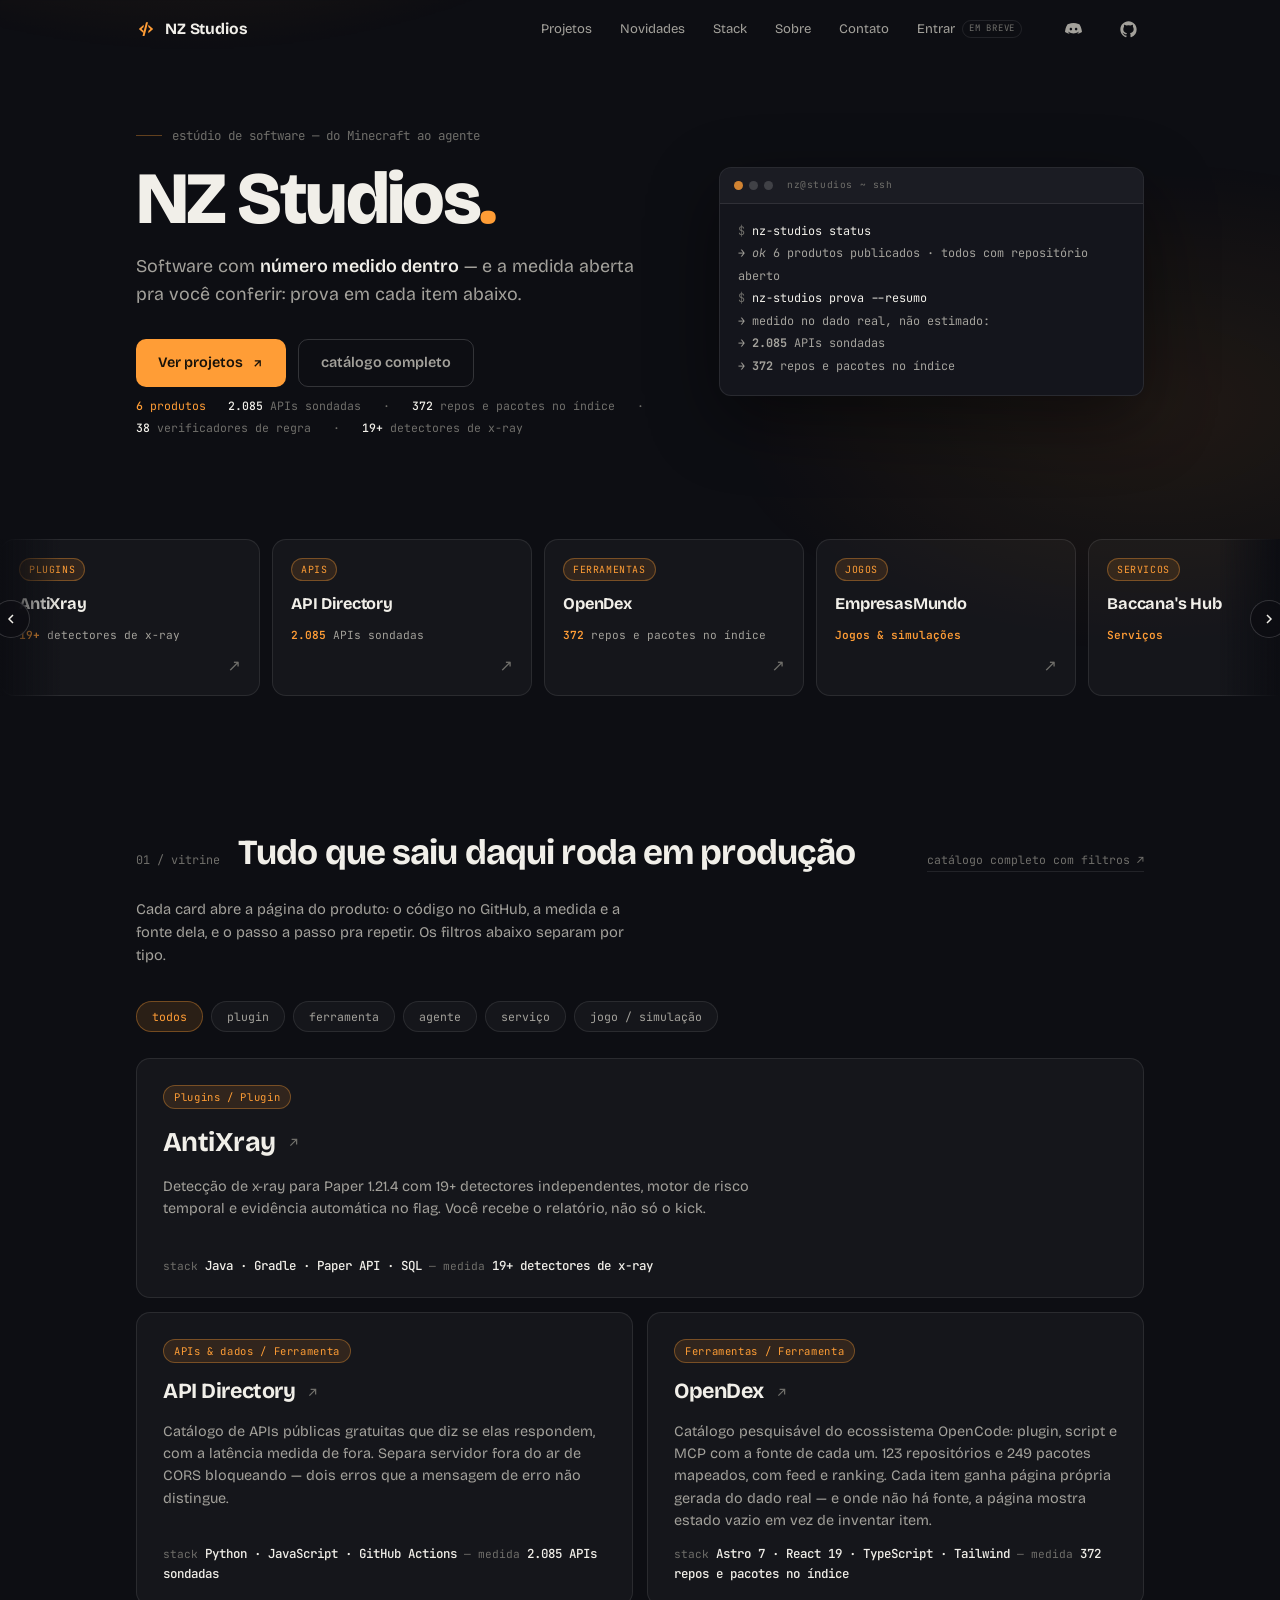
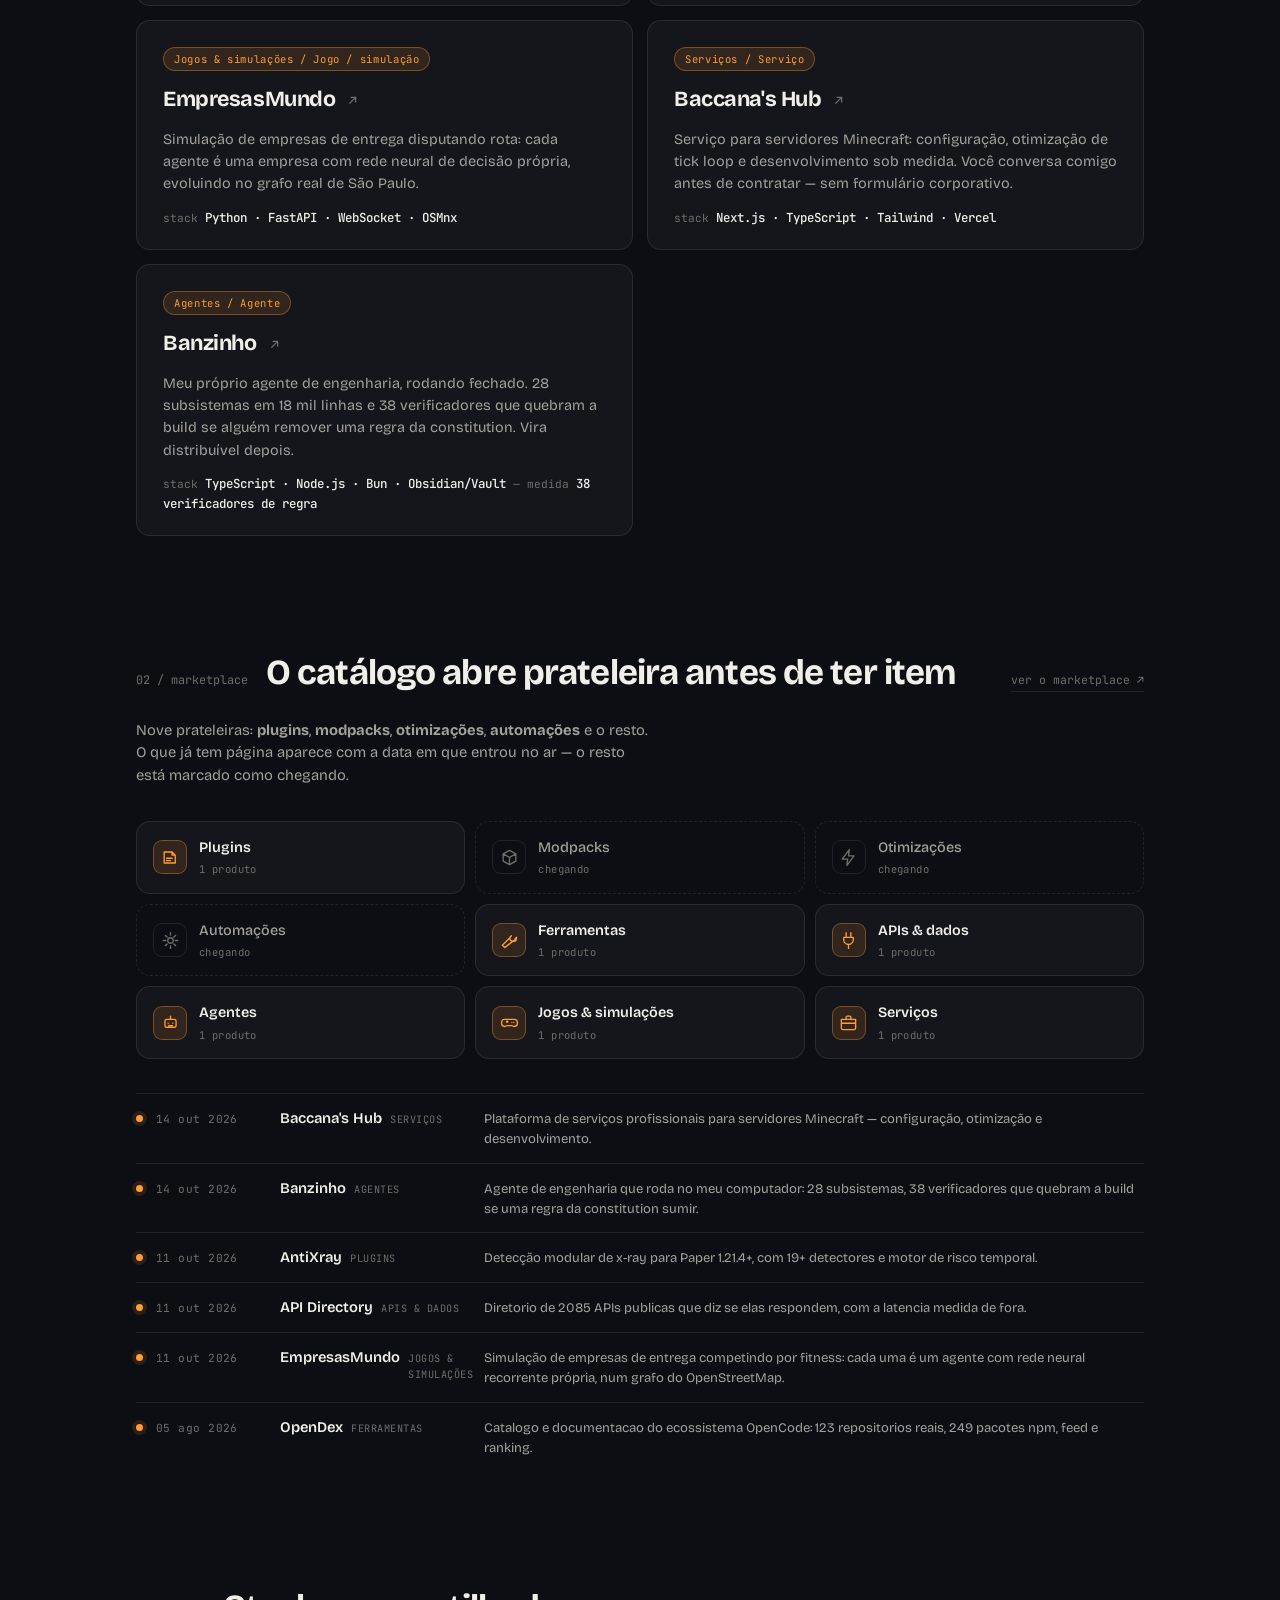
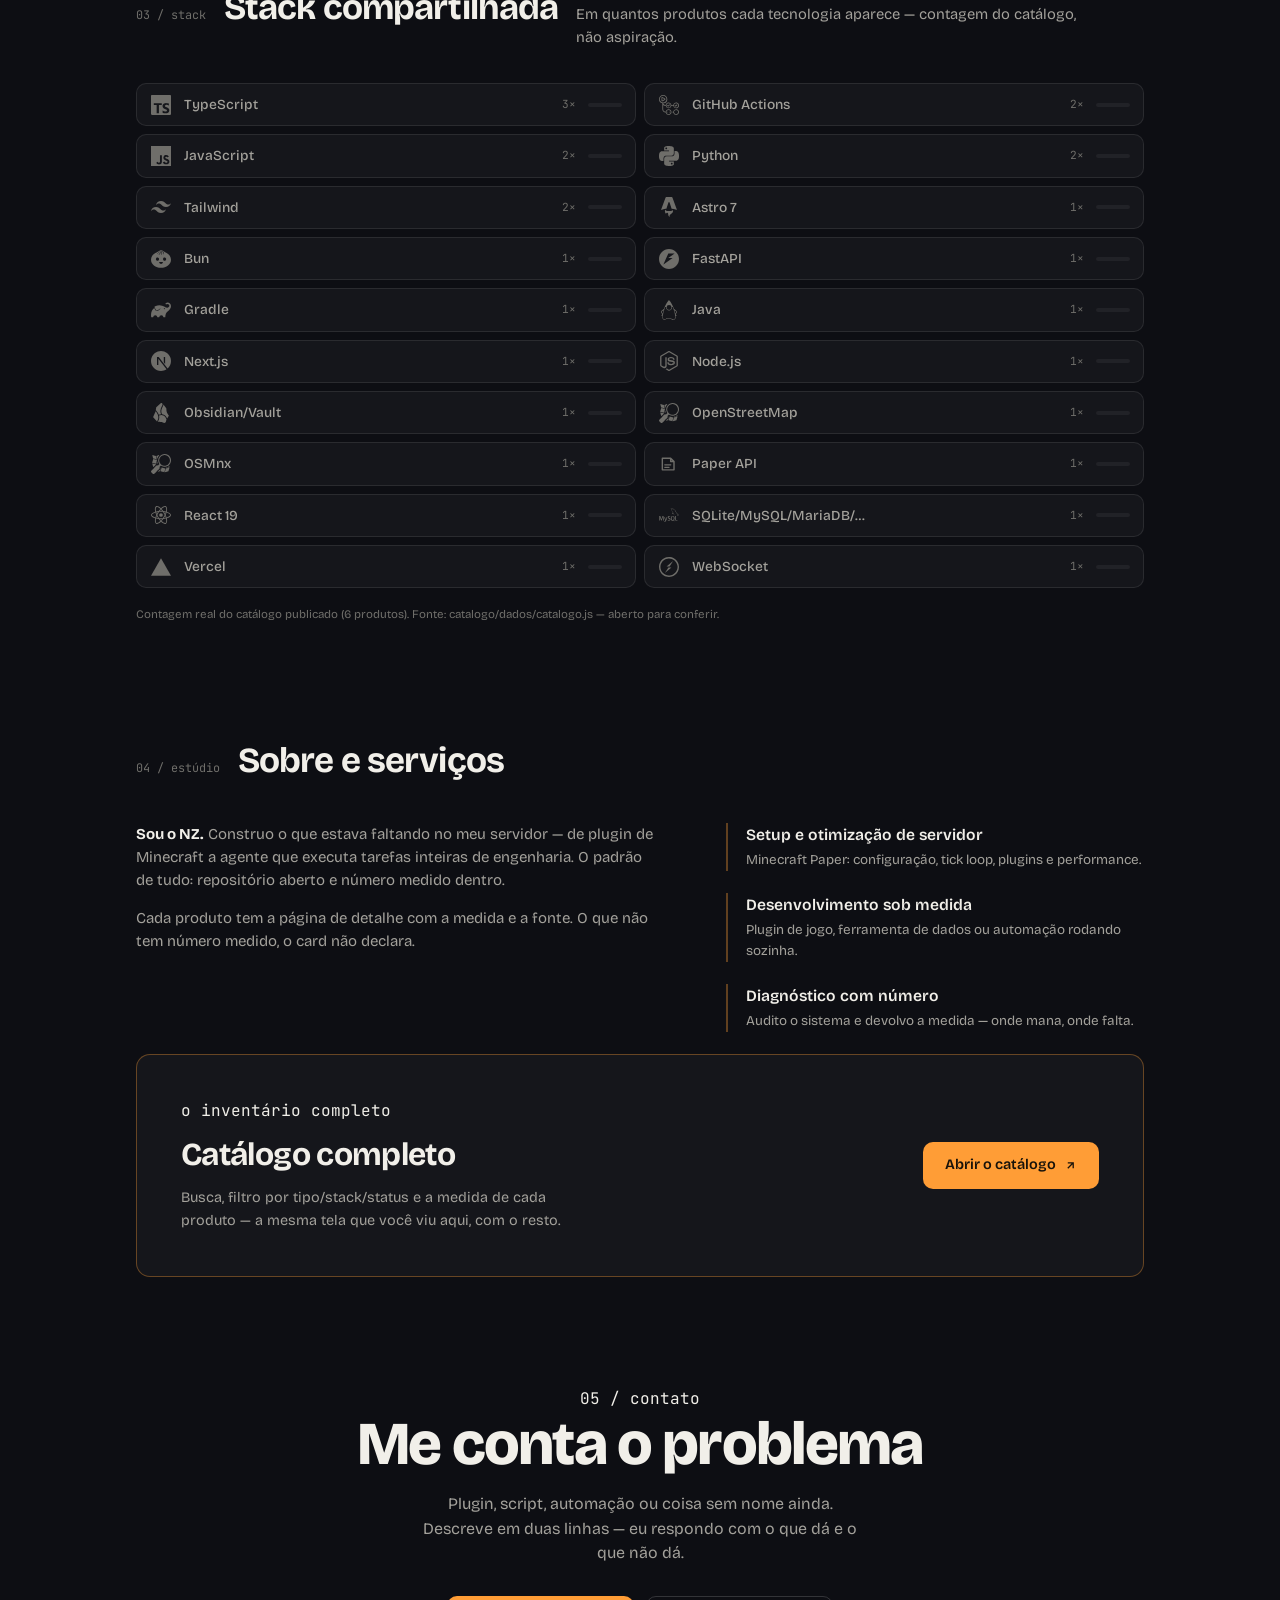
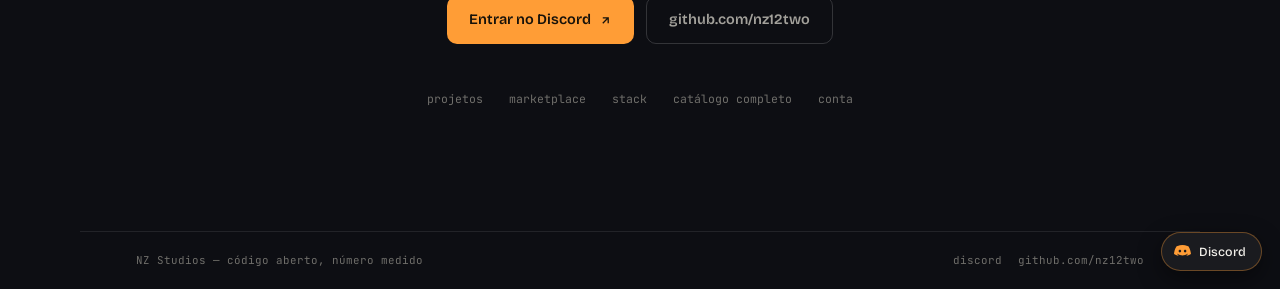
<file: index.html>
<!DOCTYPE html>
<html lang="pt-BR">
<head>
<meta charset="UTF-8">
<meta name="viewport" content="width=device-width, initial-scale=1.0">
<title>NZ Studios — software com número medido</title>
<meta name="description" content="Do plugin que vigia x-ray ao catálogo de 2.085 APIs: todo produto do NZ Studios tem código aberto, medida real e a página que outra pessoa repete. Você confere antes de instalar.">
<link rel="canonical" href="https://nz12two.github.io/portfolio/">
<!-- OG: o preview que circula em WhatsApp/Telegram. Mesma identidade, cara nova. -->
<meta property="og:type" content="website">
<meta property="og:site_name" content="NZ Studios">
<meta property="og:title" content="NZ Studios — software com número medido">
<meta property="og:description" content="Do plugin que vigia x-ray ao catálogo de 2.085 APIs. Código aberto, número medido, passo a passo repetível.">
<meta property="og:url" content="https://nz12two.github.io/portfolio/">
<meta property="og:image" content="https://nz12two.github.io/portfolio/assets/social-preview.png">
<meta property="og:image:width" content="1890">
<meta property="og:image:height" content="910">
<meta property="og:image:alt" content="NZ Studios — portfólio de software com código aberto e números medidos">
<meta name="twitter:card" content="summary_large_image">
<link rel="manifest" href="site.webmanifest">
<meta name="theme-color" content="#0d0e13">
<link rel="stylesheet" href="css/studio.css?v=8">
<link rel="icon" href="assets/brand/favicon-32.png" sizes="32x32" type="image/png">
<link rel="icon" href="assets/brand/favicon-16.png" sizes="16x16" type="image/png">
<link rel="apple-touch-icon" href="assets/brand/app-icon-512.png">
<link rel="preconnect" href="https://fonts.googleapis.com">
<link rel="preconnect" href="https://fonts.gstatic.com" crossorigin>
<link href="https://fonts.googleapis.com/css2?family=Bricolage+Grotesque:opsz,wght@12..96,400;12..96,500;12..96,600;12..96,700;12..96,800&family=JetBrains+Mono:wght@400;500&display=swap" rel="stylesheet">
<script type="application/ld+json">
{
  "@context": "https://schema.org",
  "@graph": [
    {
      "@type": "Organization",
      "@id": "https://nz12two.github.io/portfolio/#studios",
      "name": "NZ Studios",
      "url": "https://nz12two.github.io/portfolio/",
      "logo": "https://nz12two.github.io/portfolio/assets/brand/app-icon-512.png",
      "sameAs": [
        "https://github.com/nz12two",
        "https://discord.gg/ZNchMjhZQK"
      ]
    },
    {
      "@type": "Person",
      "@id": "https://nz12two.github.io/portfolio/#nz",
      "name": "Nz",
      "url": "https://nz12two.github.io/portfolio/",
      "sameAs": ["https://github.com/nz12two"]
    },
    {
      "@type": "WebSite",
      "@id": "https://nz12two.github.io/portfolio/#site",
      "name": "NZ Studios",
      "url": "https://nz12two.github.io/portfolio/",
      "inLanguage": "pt-BR",
      "publisher": {"@id": "https://nz12two.github.io/portfolio/#studios"}
    },
    {
      "@type": "Service",
      "@id": "https://nz12two.github.io/portfolio/#servico",
      "name": "NZ Studios — software sob medida",
      "serviceType": "Desenvolvimento de software, plugin para servidores Minecraft Paper, automação e agentes de IA",
      "provider": {"@id": "https://nz12two.github.io/portfolio/#studios"},
      "areaServed": "BR"
    }
  ]
}
</script>
</head>
<body>

<div class="progress" aria-hidden="true"><i id="progressFill"></i></div>

<header class="bar" id="bar">
  <div class="bar__in">
    <a href="#" class="brand" aria-label="NZ Studios — topo">
      <!-- mesmo marca do site antigo: continuidade de identidade -->
      <svg viewBox="0 0 512 512" aria-hidden="true"><g fill="currentColor"><polygon points="72,256 196,150 196,206 142,256 196,306 196,362"/><polygon points="440,256 316,150 316,206 370,256 316,306 316,362"/><polygon points="256,80 308,80 218,432 166,432"/></g></svg>
      NZ Studios
    </a>
    <nav>
      <a href="#projetos">Projetos</a>
      <a href="#novidades">Novidades</a>
      <a href="#stack">Stack</a>
      <a href="#sobre">Sobre</a>
      <a href="#contato">Contato</a>
      <a href="conta.html" class="nav-entrar">Entrar<i class="breve mono">em breve</i></a>
    </nav>
    <a class="gh" href="https://discord.gg/ZNchMjhZQK" target="_blank" rel="noopener" aria-label="Discord do NZ Studios">
      <svg width="17" height="17" viewBox="0 0 24 24" fill="currentColor" aria-hidden="true"><path d="M20.3 4.5A19 19 0 0 0 15.6 3l-.3.7a17.6 17.6 0 0 1 4.2 1.3 15.7 15.7 0 0 0-15 0A17.6 17.6 0 0 1 8.7 3.7L8.4 3a19 19 0 0 0-4.7 1.5C1 8.3.3 12 0 15.6A19 19 0 0 0 5.7 18l.7-1.2c-.8-.3-1.6-.7-2.3-1.2l.6-.4a13.6 13.6 0 0 0 14.6 0l.6.4c-.7.5-1.5.9-2.3 1.2l.7 1.2a19 19 0 0 0 5.7-2.4c-.4-4.3-1.5-7.9-3.7-11.1zM8.3 13.4c-1 0-1.8-.9-1.8-2s.8-2 1.8-2 1.8.9 1.8 2-.8 2-1.8 2zm7.4 0c-1 0-1.8-.9-1.8-2s.8-2 1.8-2 1.8.9 1.8 2-.8 2-1.8 2z"/></svg>
    </a>
    <a class="gh" href="https://github.com/nz12two" target="_blank" rel="noopener" aria-label="GitHub de nz12two">
      <svg width="17" height="17" viewBox="0 0 24 24" fill="currentColor" aria-hidden="true"><path d="M12 .5C5.65.5.5 5.65.5 12c0 5.08 3.29 9.39 7.86 10.91.58.11.79-.25.79-.56v-2c-3.2.7-3.87-1.54-3.87-1.54-.52-1.33-1.28-1.68-1.28-1.68-1.04-.71.08-.7.08-.7 1.15.08 1.76 1.18 1.76 1.18 1.03 1.75 2.69 1.25 3.34.95.1-.74.4-1.25.72-1.54-2.55-.29-5.23-1.28-5.23-5.68 0-1.26.45-2.28 1.18-3.09-.12-.29-.51-1.46.11-3.05 0 0 .96-.31 3.15 1.18a10.9 10.9 0 0 1 5.74 0c2.19-1.49 3.15-1.18 3.15-1.18.62 1.59.23 2.76.11 3.05.74.81 1.18 1.83 1.18 3.09 0 4.41-2.69 5.38-5.25 5.66.41.36.77 1.05.77 2.13v3.16c0 .31.21.68.8.56A11.52 11.52 0 0 0 23.5 12C23.5 5.65 18.35.5 12 .5Z"/></svg>
    </a>
  </div>
</header>

<main>
<section class="hero" id="hero">
  <div class="hero__txt">
    <p class="hero__ov ae mono"><i></i> estúdio de software — do Minecraft ao agente</p>
    <h1 class="ae">NZ Studios<span class="ponto">.</span></h1>
    <p class="hero__sub ae">Software com <b>número medido dentro</b> — e a medida aberta pra você conferir: prova em cada item abaixo.</p>
    <div class="hero__cta ae">
      <a class="btn btn--solo" href="#projetos">Ver projetos
        <svg width="13" height="13" viewBox="0 0 24 24" fill="none" stroke="currentColor" stroke-width="2.4" aria-hidden="true"><path d="M7 7h10v10M7 17 17 7"/></svg>
      </a>
      <a class="btn btn--fantasma" href="catalogo/index.html">catálogo completo</a>
    </div>
    <p class="prova-linha ae" id="provaLinha"></p>
  </div>
  <div class="term" id="term" aria-hidden="true">
    <div class="term__hd"><i></i><i></i><i></i><span class="mono">nz@studios ~ ssh</span></div>
    <div class="term__body" id="termBody"></div>
  </div>
</section>

<div class="carrossel-wrap">
  <button class="carrossel-btn carrossel-btn--prev" aria-label="Anterior" type="button">
    <svg width="16" height="16" viewBox="0 0 24 24" fill="none" stroke="currentColor" stroke-width="2.2" aria-hidden="true"><path d="M15 18l-6-6 6-6"/></svg>
  </button>
  <div class="carrossel" id="marquee" role="region" aria-label="Carrossel de produtos"></div>
  <button class="carrossel-btn carrossel-btn--next" aria-label="Próximo" type="button">
    <svg width="16" height="16" viewBox="0 0 24 24" fill="none" stroke="currentColor" stroke-width="2.2" aria-hidden="true"><path d="M9 18l6-6-6-6"/></svg>
  </button>
</div>

<section class="sec" id="projetos">
  <div class="sec__top rv">
    <span class="n mono">01 / vitrine</span>
    <h2>Tudo que saiu daqui roda em produção</h2>
    <a class="mais" href="catalogo/index.html">catálogo completo com filtros ↗</a>
    <p>Cada card abre a página do produto: o código no GitHub, a medida e a fonte dela, e o passo a passo pra repetir. Os filtros abaixo separam por tipo.</p>
  </div>
  <nav class="filtros rv" id="filtros" aria-label="Filtrar por tipo"></nav>
  <div class="grid-proj" id="grid">
    <p class="vazio">Carregando o catálogo… se ficar vazio, a fonte é <span class="mono">catalogo/dados/catalogo.js</span>.</p>
  </div>
</section>

<section class="sec" id="novidades">
  <div class="sec__top rv">
    <span class="n mono">02 / marketplace</span>
    <h2>O catálogo abre prateleira antes de ter item</h2>
    <a class="mais" href="catalogo/index.html">ver o marketplace ↗</a>
    <p>Nove prateleiras: <b>plugins</b>, <b>modpacks</b>, <b>otimizações</b>, <b>automações</b> e o resto. O que já tem página aparece com a data em que entrou no ar — o resto está marcado como chegando.</p>
  </div>
  <nav class="prateleiras rv" id="prateleiras" aria-label="Categorias do marketplace"></nav>
  <ol class="linha-tempo rv" id="linhaTempo" aria-label="Produtos por ordem de entrada"></ol>
</section>

<section class="sec" id="stack">
  <div class="sec__top rv">
    <span class="n mono">03 / stack</span>
    <h2>Stack compartilhada</h2>
    <p>Em quantos produtos cada tecnologia aparece — contagem do catálogo, não aspiração.</p>
  </div>
  <div class="stack rv" id="stackLista"></div>
</section>

<section class="sec" id="sobre">
  <div class="sec__top rv">
    <span class="n mono">04 / estúdio</span>
    <h2>Sobre e serviços</h2>
  </div>
  <div class="duo rv">
    <div>
      <p><b>Sou o NZ.</b> Construo o que estava faltando no meu servidor — de plugin de Minecraft a agente que executa tarefas inteiras de engenharia. O padrão de tudo: repositório aberto e número medido dentro.</p>
      <p>Cada produto tem a página de detalhe com a medida e a fonte. O que não tem número medido, o card não declara.</p>
    </div>
    <div>
      <div class="svc"><h4>Setup e otimização de servidor</h4><p>Minecraft Paper: configuração, tick loop, plugins e performance.</p></div>
      <div class="svc"><h4>Desenvolvimento sob medida</h4><p>Plugin de jogo, ferramenta de dados ou automação rodando sozinha.</p></div>
      <div class="svc"><h4>Diagnóstico com número</h4><p>Audito o sistema e devolvo a medida — onde mana, onde falta.</p></div>
    </div>
  </div>
</section>

<section class="sec" id="catalogo" style="padding-top:0">
  <div class="band rv">
    <div>
      <span class="n mono">o inventário completo</span>
      <h2>Catálogo completo</h2>
      <p>Busca, filtro por tipo/stack/status e a medida de cada produto — a mesma tela que você viu aqui, com o resto.</p>
    </div>
    <div class="band__cta">
      <a class="btn btn--solo" href="catalogo/index.html">Abrir o catálogo
        <svg width="13" height="13" viewBox="0 0 24 24" fill="none" stroke="currentColor" stroke-width="2.4" aria-hidden="true"><path d="M7 7h10v10M7 17 17 7"/></svg>
      </a>
    </div>
  </div>
</section>

<section class="sec final" id="contato">
  <div class="rv">
    <span class="n mono">05 / contato</span>
    <h2>Me conta o problema</h2>
    <p>Plugin, script, automação ou coisa sem nome ainda. Descreve em duas linhas — eu respondo com o que dá e o que não dá.</p>
    <div class="hero__cta">
      <!-- convite do servidor NZ Studios -->
      <a class="btn btn--solo" href="https://discord.gg/ZNchMjhZQK" target="_blank" rel="noopener">Entrar no Discord
        <svg width="13" height="13" viewBox="0 0 24 24" fill="none" stroke="currentColor" stroke-width="2.4" aria-hidden="true"><path d="M7 7h10v10M7 17 17 7"/></svg>
      </a>
      <a class="btn btn--fantasma" href="https://github.com/nz12two" target="_blank" rel="noopener">github.com/nz12two</a>
    </div>
    <div class="links">
      <a href="#projetos">projetos</a>
      <a href="#novidades">marketplace</a>
      <a href="#stack">stack</a>
      <a href="catalogo/index.html">catálogo completo</a>
      <a href="conta.html">conta</a>
    </div>
  </div>
</section>
</main>

<footer>
  <span class="mono">NZ Studios — código aberto, número medido</span>
  <span class="foot-links">
    <a class="mono" href="https://discord.gg/ZNchMjhZQK" target="_blank" rel="noopener">discord</a>
    <a class="mono" href="https://github.com/nz12two" target="_blank" rel="noopener">github.com/nz12two</a>
  </span>
</footer>

<a class="disc" href="https://discord.gg/ZNchMjhZQK" target="_blank" rel="noopener" aria-label="Entrar no Discord do NZ Studios">
  <svg viewBox="0 0 24 24" fill="currentColor" aria-hidden="true"><path d="M20.3 4.5A19 19 0 0 0 15.6 3l-.3.7a17.6 17.6 0 0 1 4.2 1.3 15.7 15.7 0 0 0-15 0A17.6 17.6 0 0 1 8.7 3.7L8.4 3a19 19 0 0 0-4.7 1.5C1 8.3.3 12 0 15.6A19 19 0 0 0 5.7 18l.7-1.2c-.8-.3-1.6-.7-2.3-1.2l.6-.4a13.6 13.6 0 0 0 14.6 0l.6.4c-.7.5-1.5.9-2.3 1.2l.7 1.2a19 19 0 0 0 5.7-2.4c-.4-4.3-1.5-7.9-3.7-11.1zM8.3 13.4c-1 0-1.8-.9-1.8-2s.8-2 1.8-2 1.8.9 1.8 2-.8 2-1.8 2zm7.4 0c-1 0-1.8-.9-1.8-2s.8-2 1.8-2 1.8.9 1.8 2-.8 2-1.8 2z"/></svg>
  <span>Discord</span>
</a>

<!-- O catálogo entra antes do script que o lê -->
<script src="catalogo/dados/catalogo.js" defer></script>
<script src="js/icones.js?v=8" defer></script>
<script src="js/studio.js?v=8" defer></script>
</body>
</html>
</file>
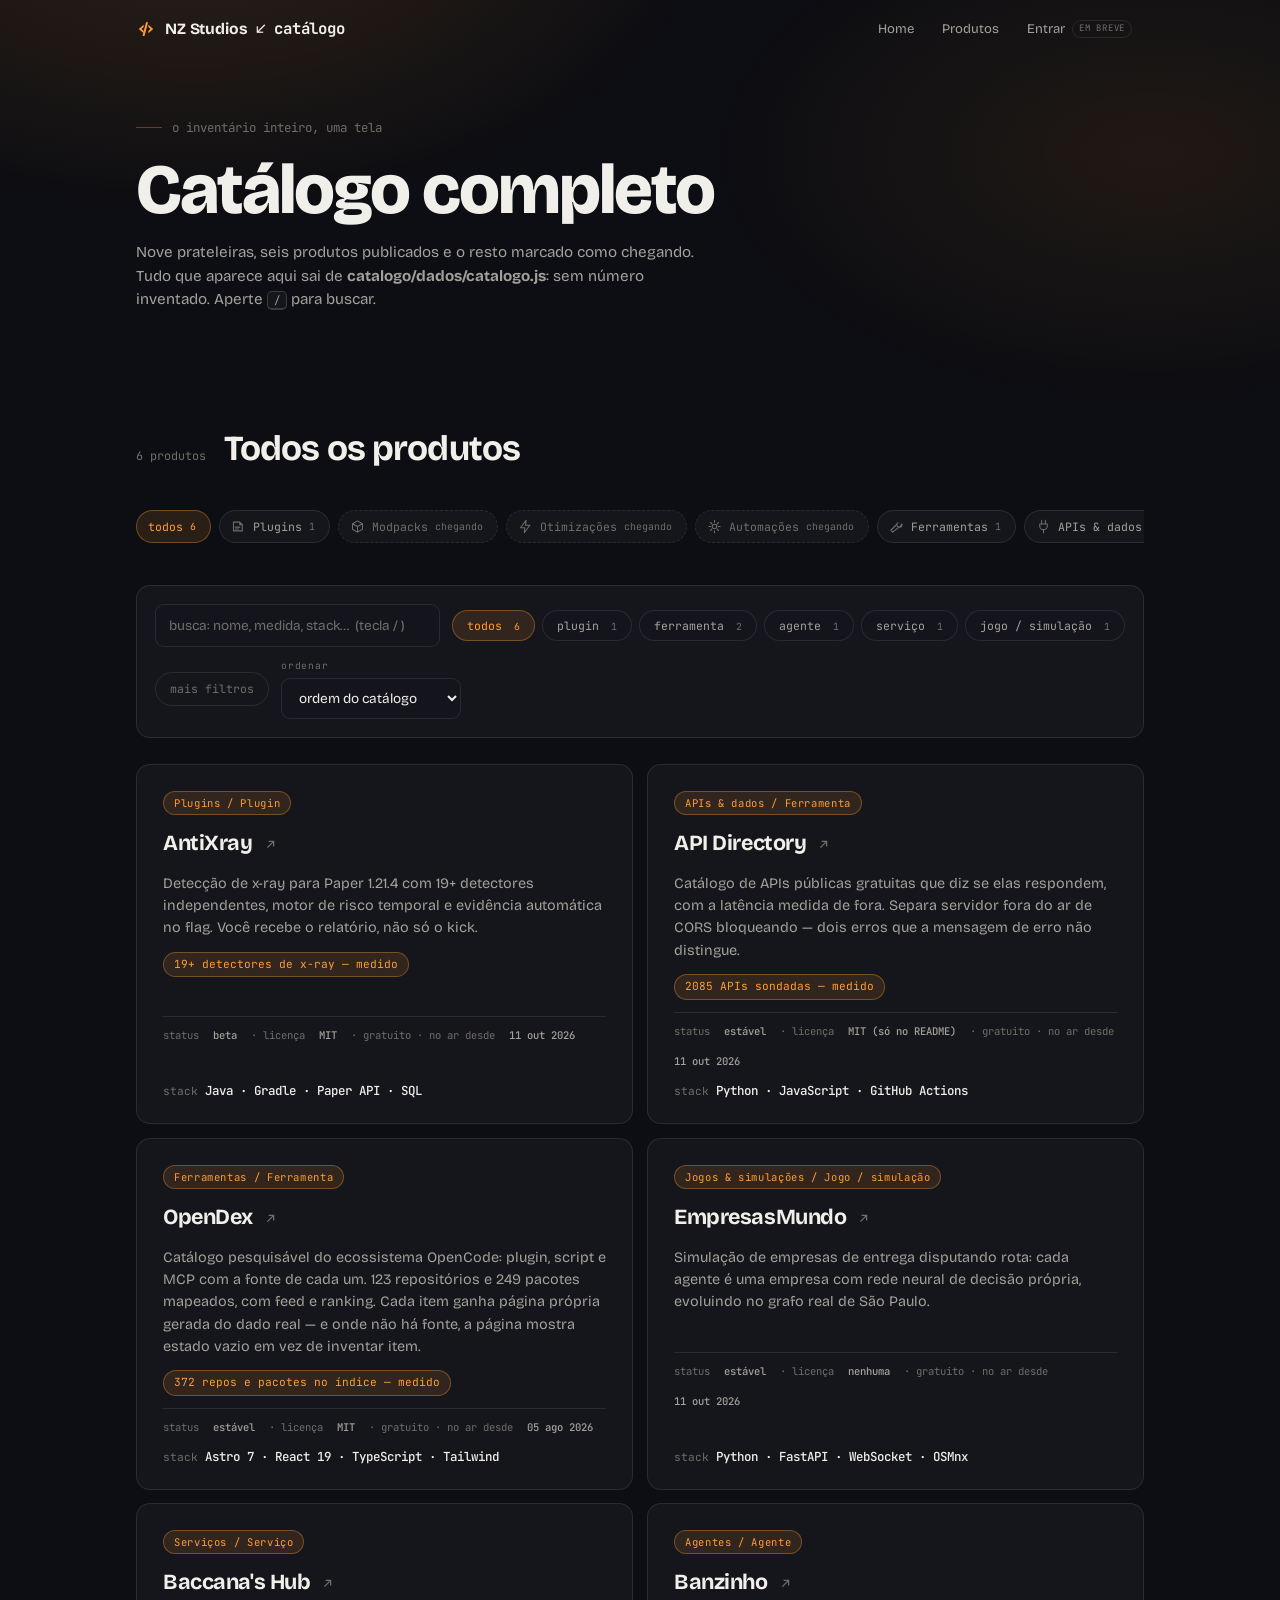
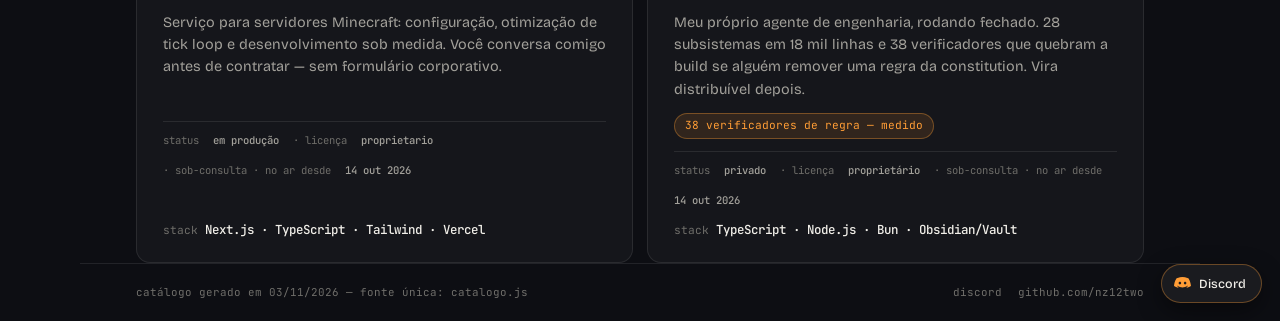
<file: catalogo/index.html>
<!DOCTYPE html>
<html lang="pt-BR">
<head>
<meta charset="UTF-8">
<meta name="viewport" content="width=device-width, initial-scale=1.0">
<title>Catálogo completo — NZ Studios</title>
<meta name="description" content="Todo o catálogo do NZ Studios: busca, filtro e prova medida em cima de catalogo/dados/catalogo.js. Se o filtro achar nada, é porque não existe produto assim — não é bug.">
<meta property="og:type" content="website">
<meta property="og:site_name" content="NZ Studios">
<meta property="og:title" content="Catálogo completo — NZ Studios">
<meta property="og:description" content="Busca e filtro com a medida de cada produto. Dado real, estado vazio em vez de inventar.">
<meta property="og:image" content="https://nz12two.github.io/portfolio/assets/social-preview.png">
<meta name="twitter:card" content="summary_large_image">
<meta name="theme-color" content="#0d0e13">
<link rel="canonical" href="https://nz12two.github.io/portfolio/catalogo/">
<link rel="icon" href="../assets/brand/favicon-32.png" sizes="32x32" type="image/png">
<link rel="icon" href="../assets/brand/favicon-16.png" sizes="16x16" type="image/png">
<link rel="stylesheet" href="../css/studio.css?v=8">
<link rel="stylesheet" href="../css/catalogo.css?v=8">
<link rel="preconnect" href="https://fonts.googleapis.com">
<link rel="preconnect" href="https://fonts.gstatic.com" crossorigin>
<link href="https://fonts.googleapis.com/css2?family=Bricolage+Grotesque:opsz,wght@12..96,400;12..96,500;12..96,600;12..96,700;12..96,800&family=JetBrains+Mono:wght@400;500&display=swap" rel="stylesheet">
</head>
<body>

<header class="bar" id="bar">
  <div class="bar__in">
    <a href="../index.html" class="brand" aria-label="Voltar para o NZ Studios">
      <svg viewBox="0 0 512 512" aria-hidden="true"><g fill="currentColor"><polygon points="72,256 196,150 196,206 142,256 196,306 196,362"/><polygon points="440,256 316,150 316,206 370,256 316,306 316,362"/><polygon points="256,80 308,80 218,432 166,432"/></g></svg>
      NZ Studios
      <span class="backset mono">↙ catálogo</span>
    </a>
    <nav>
      <a href="../index.html">Home</a>
      <a href="index.html#resultado">Produtos</a>
      <a href="../conta.html" class="nav-entrar">Entrar<i class="breve mono">em breve</i></a>
    </nav>
  </div>
</header>

<main>
<section class="cabecalho">
  <p class="hero__ov mono ae"><i></i> o inventário inteiro, uma tela</p>
  <h1 class="ae">Catálogo completo</h1>
  <p class="cabecalho__sub ae" id="cabecalhoSub">
    Nove prateleiras, seis produtos publicados e o resto marcado como chegando.
    Tudo que aparece aqui sai de <b>catalogo/dados/catalogo.js</b>: sem número
    inventado. Aperte <kbd>/</kbd> para buscar.
  </p>
</section>

<section class="sec" id="resultado">
  <div class="sec__top rv">
    <span class="n mono" id="contagem">produtos</span>
    <h2 id="veredicto">Todos os produtos</h2>
  </div>

  <!-- prateleiras: a categoria que a pessoa procura, antes do item -->
  <nav class="cats" id="cats" aria-label="Categorias do marketplace"></nav>

  <!-- console de filtragem: tipos segmentados + grupos raros no dropdown -->
  <div class="console rv">
    <div class="console__linha">
      <label class="busca" for="q">
        <input id="q" type="search" placeholder="busca: nome, medida, stack…  (tecla / )" autocomplete="off">
      </label>
      <div class="seg" id="segTipo" role="group" aria-label="Filtrar por tipo"></div>
      <details class="mais-f" id="maisF">
        <summary>mais filtros <i id="maisCnt"></i></summary>
        <div class="mais-f__drop" id="painelChips"></div>
      </details>
      <label class="ordem" for="ordem">
        <span class="mono">ordenar</span>
        <select id="ordem">
          <option value="catálogo">ordem do catálogo</option>
          <option value="prova">maior prova primeiro</option>
          <option value="nome">nome alfabético</option>
        </select>
      </label>
      <button class="limpar mono" id="limpar" type="button" hidden>limpar ×</button>
    </div>
  </div>

  <div class="grid-proj" id="grid"></div>
</section>
</main>

<footer>
  <span class="mono" id="rodapeDados">NZ Studios</span>
  <span class="foot-links">
    <a class="mono" href="https://discord.gg/ZNchMjhZQK" target="_blank" rel="noopener">discord</a>
    <a class="mono" href="https://github.com/nz12two" target="_blank" rel="noopener">github.com/nz12two</a>
  </span>
</footer>

<a class="disc" href="https://discord.gg/ZNchMjhZQK" target="_blank" rel="noopener" aria-label="Entrar no Discord do NZ Studios">
  <svg viewBox="0 0 24 24" fill="currentColor" aria-hidden="true"><path d="M20.3 4.5A19 19 0 0 0 15.6 3l-.3.7a17.6 17.6 0 0 1 4.2 1.3 15.7 15.7 0 0 0-15 0A17.6 17.6 0 0 1 8.7 3.7L8.4 3a19 19 0 0 0-4.7 1.5C1 8.3.3 12 0 15.6A19 19 0 0 0 5.7 18l.7-1.2c-.8-.3-1.6-.7-2.3-1.2l.6-.4a13.6 13.6 0 0 0 14.6 0l.6.4c-.7.5-1.5.9-2.3 1.2l.7 1.2a19 19 0 0 0 5.7-2.4c-.4-4.3-1.5-7.9-3.7-11.1zM8.3 13.4c-1 0-1.8-.9-1.8-2s.8-2 1.8-2 1.8.9 1.8 2-.8 2-1.8 2zm7.4 0c-1 0-1.8-.9-1.8-2s.8-2 1.8-2 1.8.9 1.8 2-.8 2-1.8 2z"/></svg>
  <span>Discord</span>
</a>

<script src="dados/catalogo.js" defer></script>
<script src="../js/icones.js?v=8" defer></script>
<script src="../js/catalogo.js?v=8" defer></script>
</body>
</html>
</file>
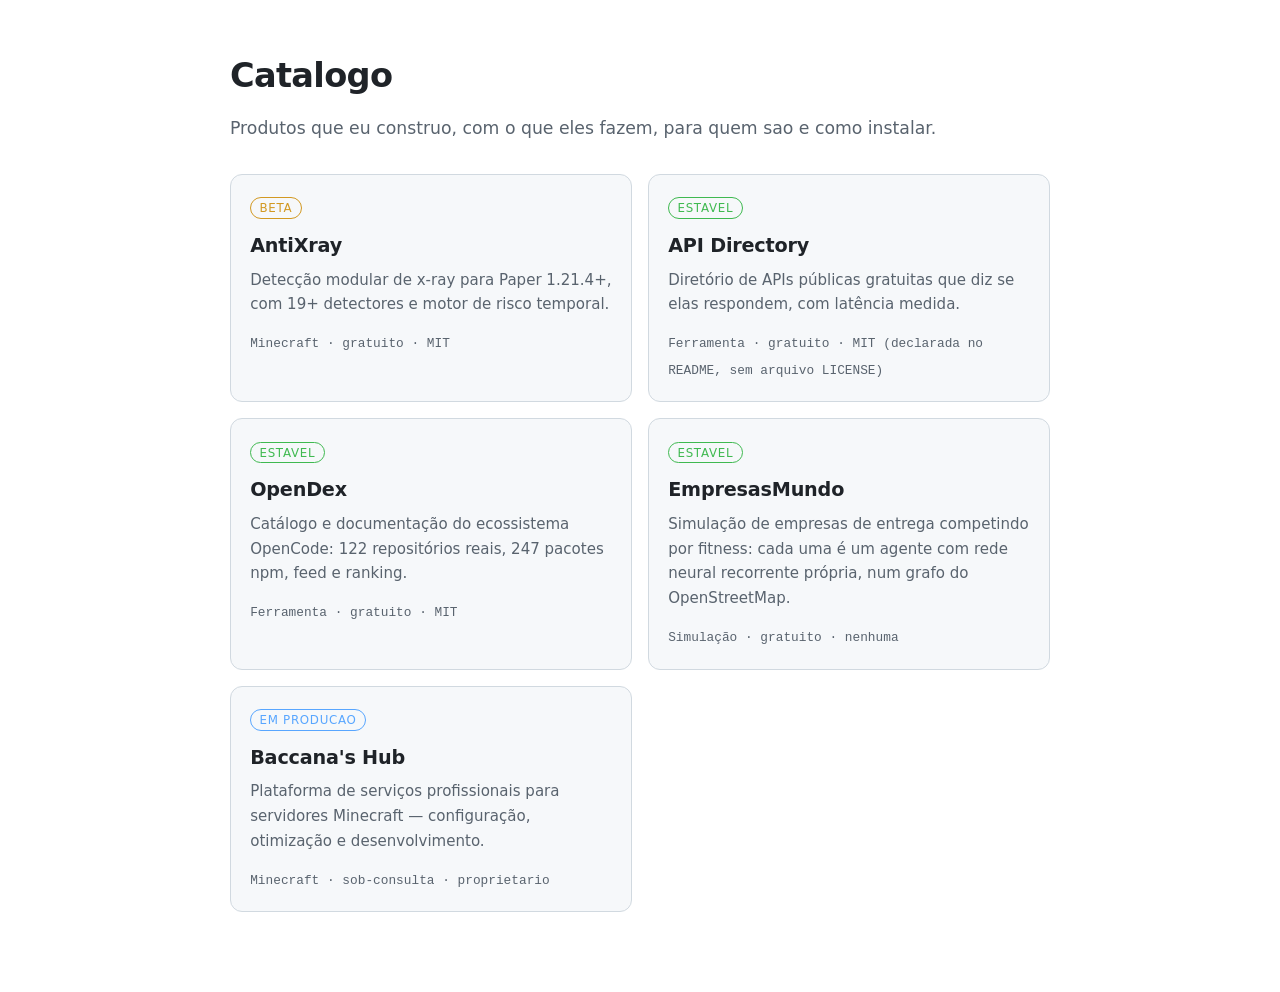
<file: catalogo/paginas/index.html>
<!DOCTYPE html>
<html lang="pt-BR">
<head>
<meta charset="UTF-8">
<meta name="viewport" content="width=device-width, initial-scale=1.0">
<title>Catalogo — NZ</title>
<meta name="description" content="Produtos que eu faco: plugin Paper, catalogos de API, simulacao multi-agente e servicos para servidor Minecraft.">
<link rel="stylesheet" href="./catalogo.css">
</head>
<body>
<main>
  <h1>Catalogo</h1>
  <p class="tagline">Produtos que eu construo, com o que eles fazem, para quem sao e como instalar.</p>
  <div class="grid">
<a class="card" href="./antixray.html">
        <span class="badge" style="--c:#d29922">Beta</span>
        <h2>AntiXray</h2>
        <p>Detecção modular de x-ray para Paper 1.21.4+, com 19+ detectores e motor de risco temporal.</p>
        <span class="card-meta">Minecraft · gratuito · MIT</span>
      </a>
<a class="card" href="./api-directory.html">
        <span class="badge" style="--c:#3fb950">Estavel</span>
        <h2>API Directory</h2>
        <p>Diretório de APIs públicas gratuitas que diz se elas respondem, com latência medida.</p>
        <span class="card-meta">Ferramenta · gratuito · MIT (declarada no README, sem arquivo LICENSE)</span>
      </a>
<a class="card" href="./opendex.html">
        <span class="badge" style="--c:#3fb950">Estavel</span>
        <h2>OpenDex</h2>
        <p>Catálogo e documentação do ecossistema OpenCode: 122 repositórios reais, 247 pacotes npm, feed e ranking.</p>
        <span class="card-meta">Ferramenta · gratuito · MIT</span>
      </a>
<a class="card" href="./empresas-mundo.html">
        <span class="badge" style="--c:#3fb950">Estavel</span>
        <h2>EmpresasMundo</h2>
        <p>Simulação de empresas de entrega competindo por fitness: cada uma é um agente com rede neural recorrente própria, num grafo do OpenStreetMap.</p>
        <span class="card-meta">Simulação · gratuito · nenhuma</span>
      </a>
<a class="card" href="./baccanas-hub.html">
        <span class="badge" style="--c:#58a6ff">Em producao</span>
        <h2>Baccana's Hub</h2>
        <p>Plataforma de serviços profissionais para servidores Minecraft — configuração, otimização e desenvolvimento.</p>
        <span class="card-meta">Minecraft · sob-consulta · proprietario</span>
      </a>
  </div>
</main>
</body>
</html>
</file>
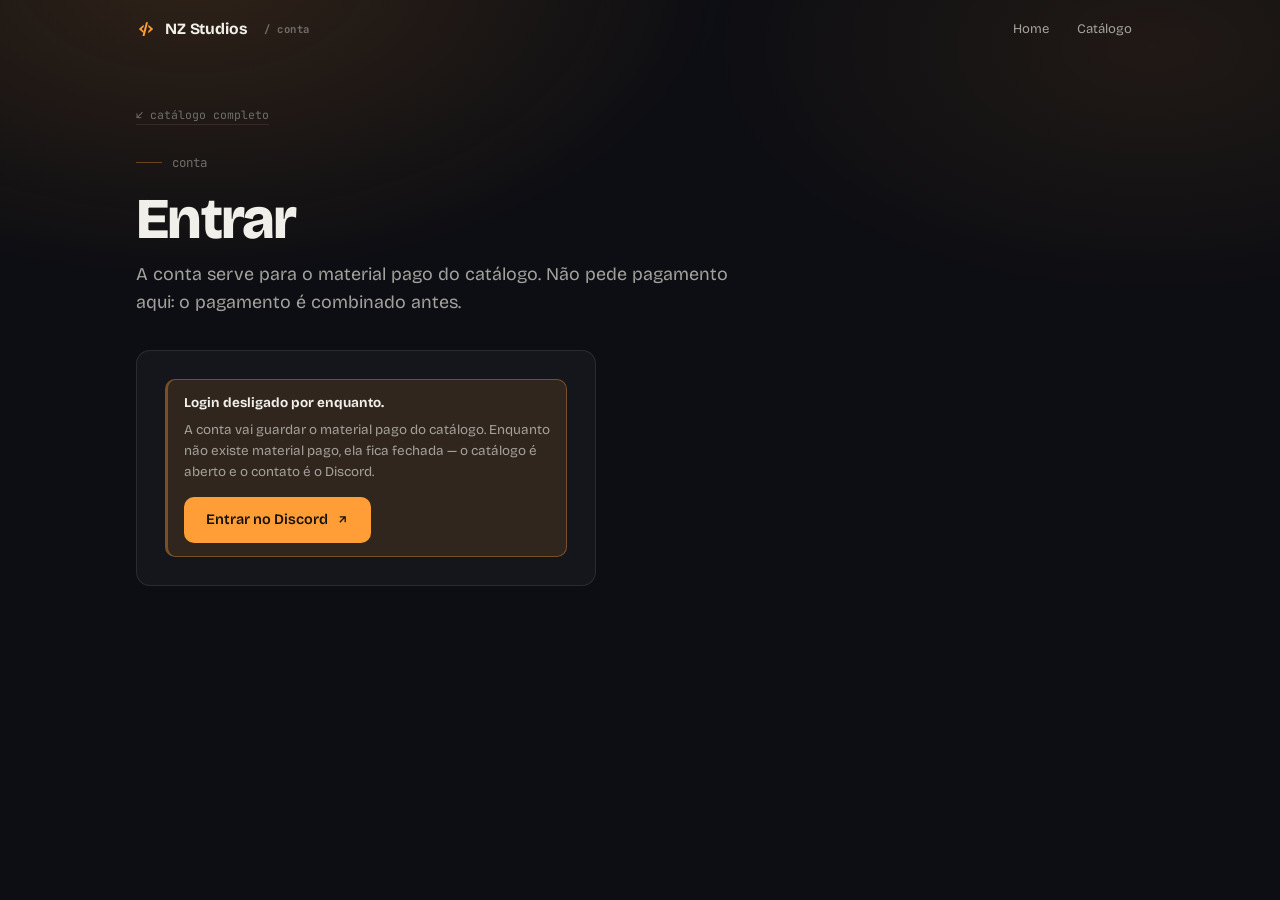
<file: conta.html>
<!DOCTYPE html>
<html lang="pt-BR">
<head>
<meta charset="UTF-8">
<meta name="viewport" content="width=device-width, initial-scale=1.0">
<title>Conta — NZ Studios</title>
<meta name="description" content="Entrar ou criar conta para acessar o material pago do catálogo.">
<link rel="canonical" href="https://nz12two.github.io/portfolio/conta.html">
<meta property="og:type" content="website">
<meta property="og:site_name" content="NZ Studios">
<meta name="robots" content="noindex, nofollow">
<meta name="theme-color" content="#0d0e13">
<meta property="og:title" content="Conta - NZ Studios">
<meta property="og:description" content="Entrar ou criar conta para acessar o material pago do catálogo.">
<meta property="og:url" content="https://nz12two.github.io/portfolio/conta.html">
<meta property="og:image" content="https://nz12two.github.io/portfolio/assets/social-preview.png">
<meta name="twitter:card" content="summary_large_image">
<link rel="stylesheet" href="css/studio.css?v=8">
<link rel="stylesheet" href="css/produto.css?v=8">
<link rel="stylesheet" href="css/conta.css?v=8">
<link rel="icon" href="assets/brand/favicon-32.png" sizes="32x32" type="image/png">
<link rel="icon" href="assets/brand/favicon-16.png" sizes="16x16" type="image/png">
<link rel="preconnect" href="https://fonts.googleapis.com">
<link rel="preconnect" href="https://fonts.gstatic.com" crossorigin>
<link href="https://fonts.googleapis.com/css2?family=Bricolage+Grotesque:opsz,wght@12..96,400;12..96,500;12..96,600;12..96,700;12..96,800&family=JetBrains+Mono:wght@400;500&display=swap" rel="stylesheet">
</head>
<body>

<header class="bar" id="bar">
  <div class="bar__in">
    <a href="index.html" class="brand" aria-label="NZ Studios — home">
      <svg viewBox="0 0 512 512" aria-hidden="true"><g fill="currentColor"><polygon points="72,256 196,150 196,206 142,256 196,306 196,362"/><polygon points="440,256 316,150 316,206 370,256 316,306 316,362"/><polygon points="256,80 308,80 218,432 166,432"/></g></svg>
      NZ Studios
      <span class="p-head__backset mono">/ conta</span>
    </a>
    <nav>
      <a href="index.html">Home</a>
      <a href="catalogo/index.html">Catálogo</a>
    </nav>
  </div>
</header>

<main class="conta">
  <section class="p-head">
    <div class="p-head__volta"><a href="catalogo/index.html">↙ catálogo completo</a></div>
    <p class="hero__ov mono"><i></i> conta</p>
    <h1>Entrar</h1>
    <p class="p-head__tag">A conta serve para o material pago do catálogo. Não pede pagamento aqui: o pagamento é combinado antes.</p>
  </section>

  <div class="conta__caixa">
    <div class="p-aviso" id="semConfig" hidden>
      <b>Autenticação não configurada neste deploy.</b>
      <p>A conta só funciona depois de apontar <code class="mono">js/auth-config.js</code> para um projeto. Sem isso os botões ficam desligados — em vez de fingir um login que aceitaria qualquer senha.</p>
    </div>

    <div class="p-aviso" id="loginOff" hidden>
      <b>Login desligado por enquanto.</b>
      <p id="loginOffMotivo">A conta vai guardar o material pago do catálogo. Enquanto não existe material pago, ela fica fechada.</p>
      <a class="btn btn--solo" id="loginOffDisc" href="https://discord.gg/ZNchMjhZQK" target="_blank" rel="noopener">Entrar no Discord
        <svg width="13" height="13" viewBox="0 0 24 24" fill="none" stroke="currentColor" stroke-width="2.4" aria-hidden="true"><path d="M7 7h10v10M7 17 17 7"/></svg>
      </a>
    </div>

    <form class="conta__form" id="form" novalidate>
      <label class="conta__campo">
        <span class="mono">e-mail</span>
        <input type="email" id="email" name="email" autocomplete="email" required placeholder="voce@exemplo.com" spellcheck="false">
      </label>

      <label class="conta__campo">
        <span class="mono">senha</span>
        <input type="password" id="senha" name="senha" autocomplete="current-password" required minlength="8" placeholder="mínimo de 8 caracteres">
      </label>

      <p class="conta__erro" id="erro" role="alert" hidden></p>

      <div class="conta__botoes">
        <button type="submit" class="btn btn--solo" id="btnEntrar">Entrar</button>
        <button type="button" class="btn btn--fantasma" id="btnCriar">Criar conta</button>
      </div>

      <p class="conta__nota">Mínimo de 8 caracteres. Criar conta não dá acesso ao material pago sozinho — isso é liberado depois, à mão.</p>
    </form>

    <div class="conta__painel" id="painel" hidden>
      <p class="conta__rotulo mono">sessão ativa</p>
      <p class="conta__email" data-conta-email></p>
      <button type="button" class="btn btn--fantasma" data-conta-sair>Sair</button>
    </div>
  </div>
</main>

<script src="js/login-config.js?v=8"></script>
<script src="js/auth-config.js?v=8"></script>
<script src="js/auth.js?v=8" defer></script>
<script src="js/produto-shell.js?v=8" defer></script>
<script defer>
  // Ponte da página com o módulo. Fica aqui e não dentro do auth.js porque é
  // específico desta tela: o módulo não deve saber que existe um formulário.
  window.addEventListener('DOMContentLoaded', function () {
    var A = window.NZAuth;
    var form = document.getElementById('form');
    var erro = document.getElementById('erro');
    var painel = document.getElementById('painel');
    var semConfig = document.getElementById('semConfig');
    var loginOff = document.getElementById('loginOff');
    var btnEntrar = document.getElementById('btnEntrar');
    var btnCriar = document.getElementById('btnCriar');

    /* interruptor primeiro: desligado, a tela não pede senha nenhuma */
    if (loginOff && !(window.NZ_LOGIN && window.NZ_LOGIN.ativo)) {
      var conf = window.NZ_LOGIN || {};
      var m = document.getElementById('loginOffMotivo');
      var d = document.getElementById('loginOffDisc');
      if (m && conf.motivo) m.textContent = conf.motivo;
      if (d && conf.discord) d.href = conf.discord;
      form.hidden = true;
      loginOff.hidden = false;
      if (semConfig) semConfig.hidden = true;
      return;
    }

    function mostrarErro(msg) {
      erro.textContent = msg;
      erro.hidden = !msg;
    }

    function pintar() {
      var logado = A.estado() === 'autenticado';
      form.hidden = logado;
      painel.hidden = !logado;
      semConfig.hidden = A.estado() !== 'sem-config';
      A.aplicar();
    }

    if (!A.configurado()) {
      btnEntrar.disabled = true;
      btnCriar.disabled = true;
    }

    A.aoMudar(pintar);

    function acao(fn) {
      return function (ev) {
        if (ev) ev.preventDefault();
        mostrarErro('');
        var email = document.getElementById('email').value.trim();
        var senha = document.getElementById('senha').value;
        if (!email || !senha) { mostrarErro('Preencha e-mail e senha.'); return; }
        if (senha.length < 8) { mostrarErro('A senha precisa de pelo menos 8 caracteres.'); return; }
        var b = ev && ev.target;
        if (b) { b.disabled = true; b.dataset.texto = b.textContent; b.textContent = '…'; }
        fn(email, senha)
          .then(function () { document.getElementById('senha').value = ''; })
          .catch(function (e) { mostrarErro(e.message || 'Não deu.'); })
          .then(function () {
            if (b) { b.disabled = false; b.textContent = b.dataset.texto; }
            pintar();
          });
      };
    }

    form.addEventListener('submit', acao(A.entrar));
    btnCriar.addEventListener('click', acao(A.cadastrar));
  });
</script>
</body>
</html>
</file>
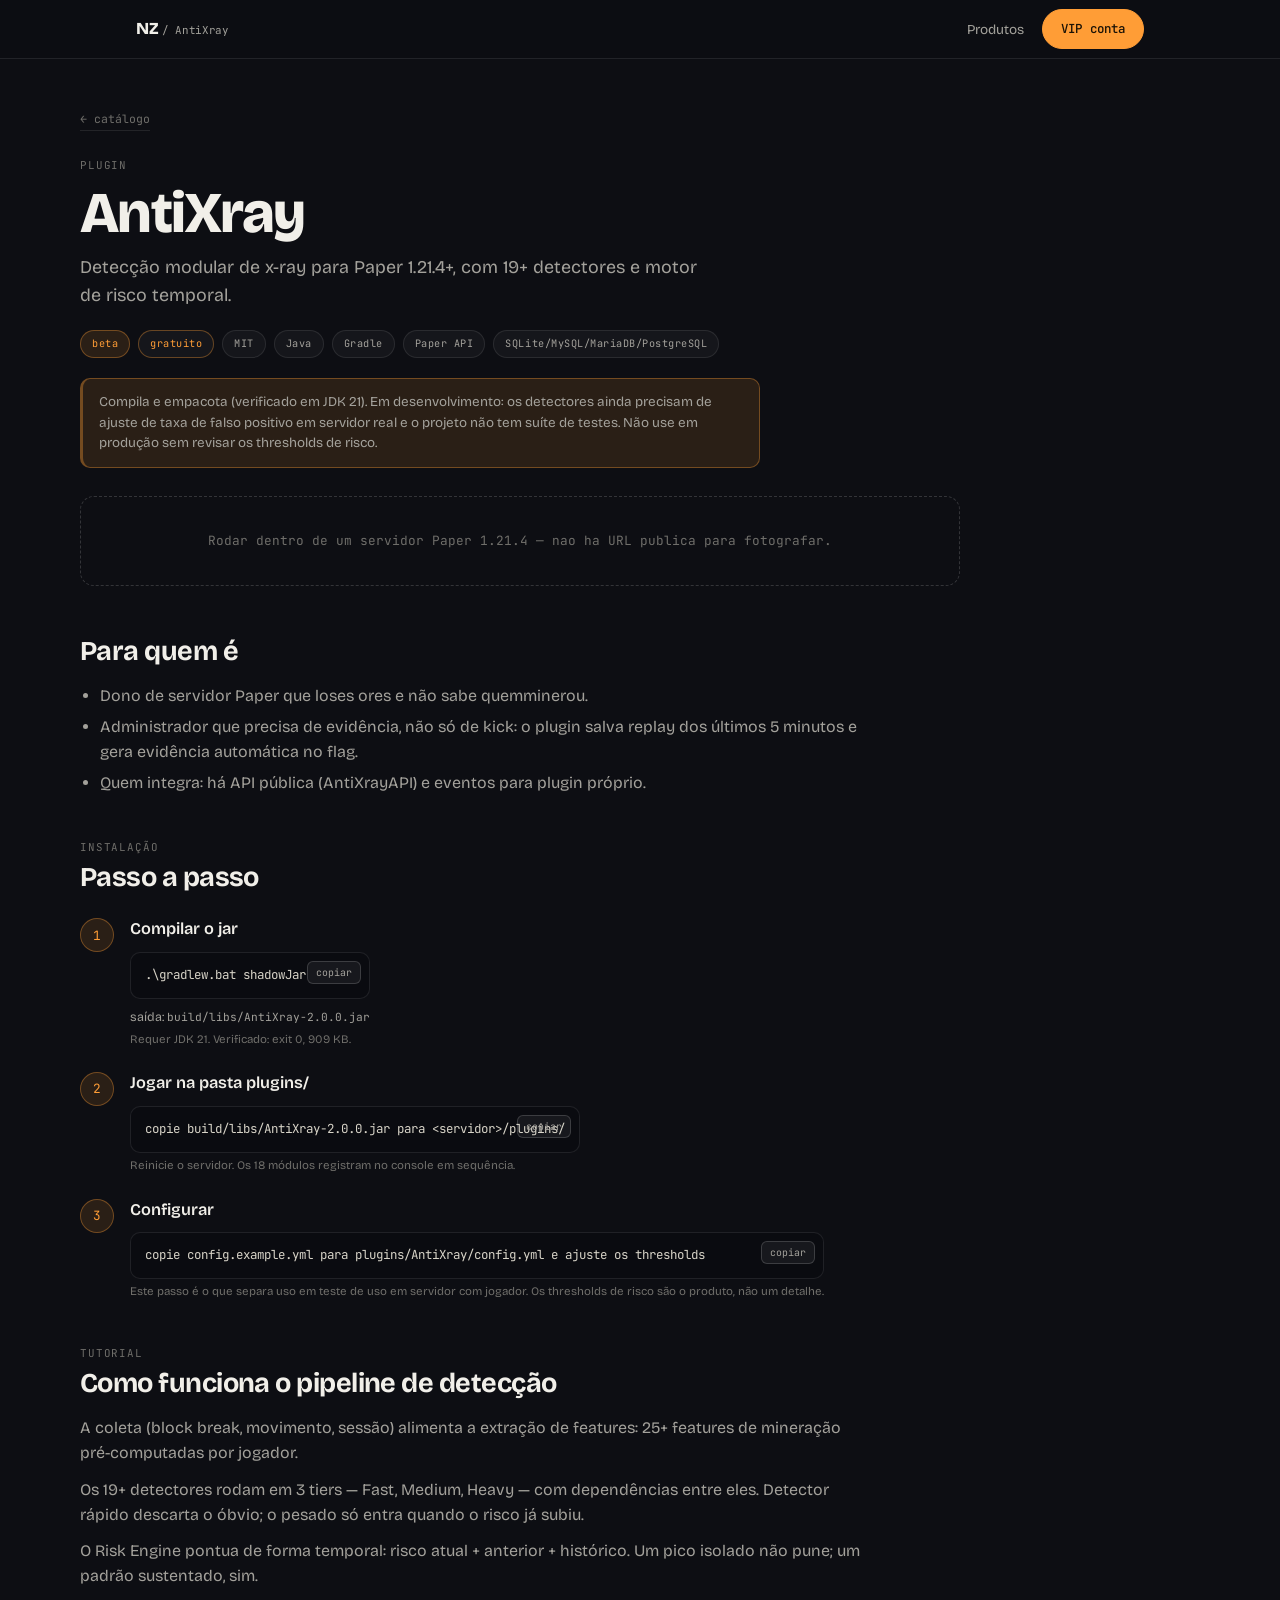
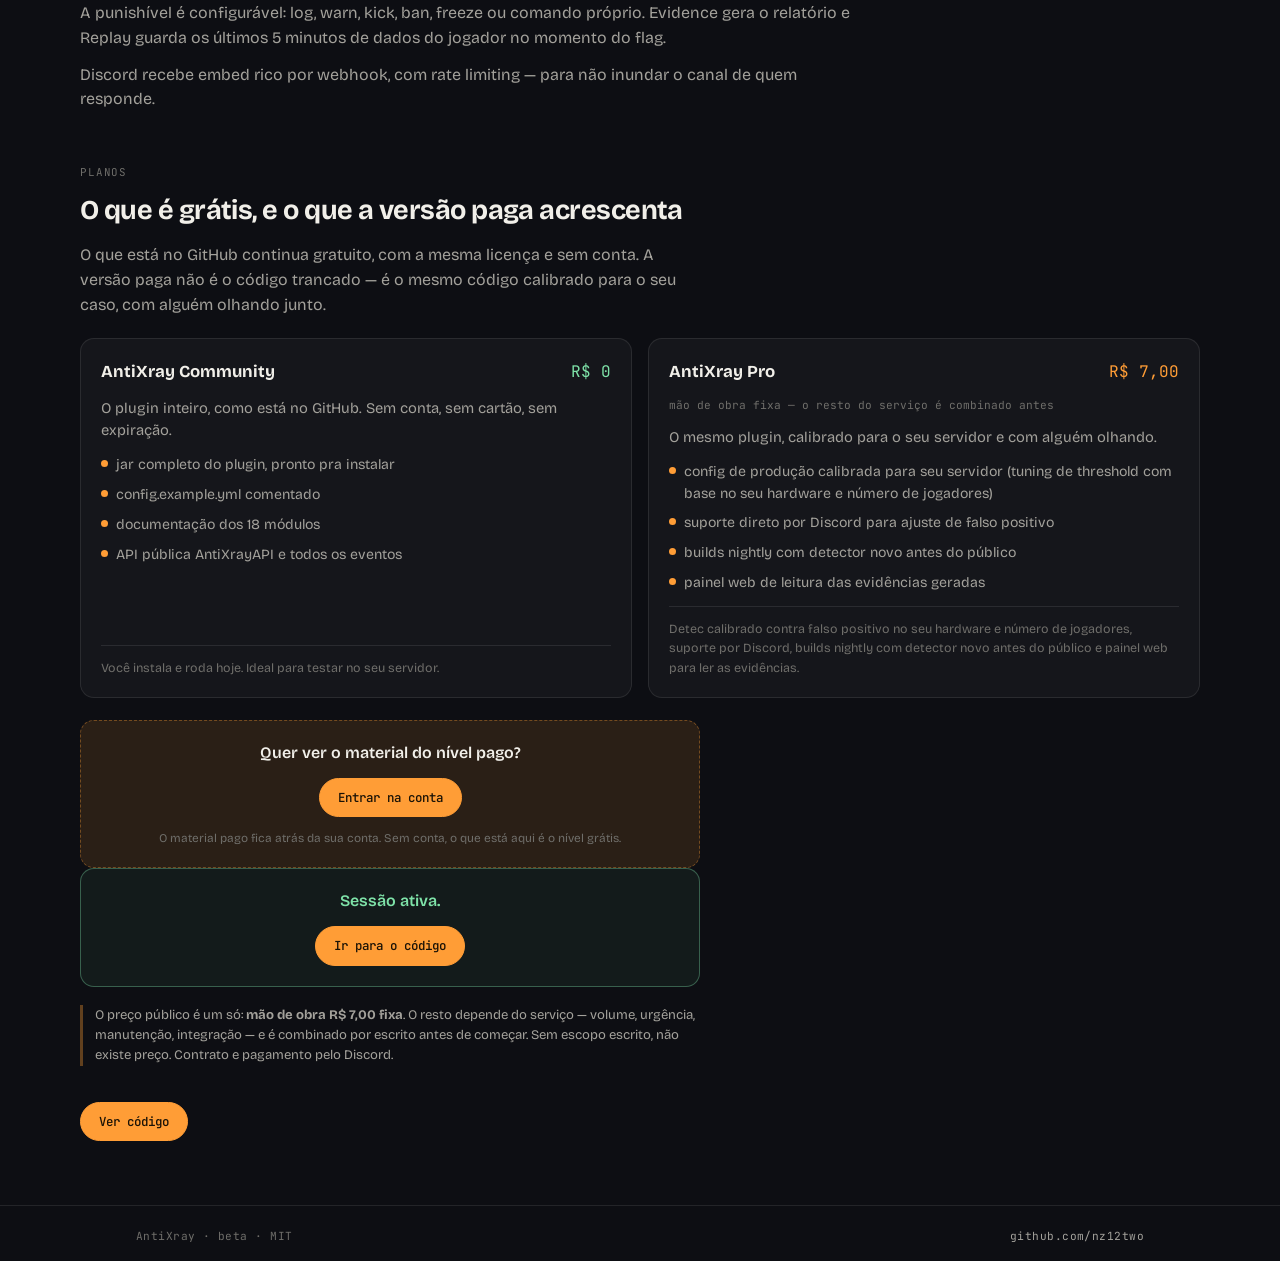
<file: catalogo/antixray.html>
<!DOCTYPE html>
<html lang="pt-BR">
<head>
<meta charset="UTF-8">
<meta name="viewport" content="width=device-width, initial-scale=1.0">
<title>AntiXray — detecção de x-ray para Paper 1.21.4 | NZ Studios</title>
<meta name="description" content="Detecção modular de x-ray para Paper 1.21.4+, com 19+ detectores e motor de risco temporal.">
<!-- Canonical e OG por produto. A URL precisa ser absoluta: e o valor que o
     WhatsApp e o Telegram guardam quando alguem compartilha, e o caminho
     relativo so funciona enquanto a pagina estiver na mesma pasta. A imagem
     preferida e a captura real do produto; sem ela cai na previa do site. -->
<link rel="canonical" href="https://nz12two.github.io/portfolio/catalogo/antixray.html">
<meta property="og:type" content="article">
<meta property="og:site_name" content="NZ Studios">
<meta property="og:title" content="AntiXray — detecção de x-ray para Paper 1.21.4 | NZ Studios">
<meta property="og:description" content="Detecção modular de x-ray para Paper 1.21.4+, com 19+ detectores e motor de risco temporal.">
<meta property="og:url" content="https://nz12two.github.io/portfolio/catalogo/antixray.html">
<meta property="og:image" content="https://nz12two.github.io/portfolio/assets/social-preview.png">
<meta name="twitter:card" content="summary_large_image">
<link rel="preconnect" href="https://fonts.googleapis.com">
<link rel="preconnect" href="https://fonts.gstatic.com" crossorigin>
<link href="https://fonts.googleapis.com/css2?family=Bricolage+Grotesque:opsz,wght@12..96,400;12..96,500;12..96,600;12..96,700;12..96,800&family=JetBrains+Mono:wght@400;500&display=swap" rel="stylesheet">
<link rel="stylesheet" href="../css/produto-legado.css?v=1">
<meta name="theme-color" content="#0d0e13">
<!-- Sem isto o navegador pede /favicon.ico e leva 404 nas seis paginas de
     produto (medido na varredura das nove paginas do site). -->
<link rel="icon" href="../assets/brand/favicon-32.png" sizes="32x32" type="image/png">
<link rel="icon" href="../assets/brand/favicon-16.png" sizes="16x16" type="image/png">
<link rel="apple-touch-icon" href="../assets/brand/app-icon-512.png">
</head>
<body>

<header class="hdr">
  <div class="wrap hdr__in">
    <a href="../index.html" class="brand">NZ <small>/ AntiXray</small></a>
    <nav class="nav"><a href="../index.html">Produtos</a></nav>
    <a class="btn btn--acc" href="../conta.html" data-conta-open>VIP</a>
  </div>
</header>

<main class="wrap ppage">

  <a href="../index.html" class="ppage__volta">← catálogo</a>

  <div class="eyebrow mono">Plugin</div>
  <h1>AntiXray</h1>
  <p class="ppage__tag">Detecção modular de x-ray para Paper 1.21.4+, com 19+ detectores e motor de risco temporal.</p>

  <div class="item__tags">
    <span class="tag tag--beta">beta</span>
    <span class="tag tag--acc">gratuito</span>
    <span class="tag">MIT</span>
    <span class="tag">Java</span><span class="tag">Gradle</span><span class="tag">Paper API</span><span class="tag">SQLite/MySQL/MariaDB/PostgreSQL</span>
  </div>

  <p class="ppage__aviso">Compila e empacota (verificado em JDK 21). Em desenvolvimento: os detectores ainda precisam de ajuste de taxa de falso positivo em servidor real e o projeto não tem suíte de testes. Não use em produção sem revisar os thresholds de risco.</p>

  
  
  <p class="shot shot--vazio">Rodar dentro de um servidor Paper 1.21.4 — nao ha URL publica para fotografar.</p>

  
  

  <section class="psec">
    <h2>Para quem é</h2>
    <ul class="psec__ul"><li>Dono de servidor Paper que loses ores e não sabe quemminerou.</li><li>Administrador que precisa de evidência, não só de kick: o plugin salva replay dos últimos 5 minutos e gera evidência automática no flag.</li><li>Quem integra: há API pública (AntiXrayAPI) e eventos para plugin próprio.</li></ul>
  </section>

  <section class="psec">
    <div class="eyebrow mono">instalação</div>
    <h2>Passo a passo</h2>
    <div class="steps">
      
      <div class="step">
        <div class="step__n">1</div>
        <div>
          <h3 class="step__t">Compilar o jar</h3>
          <div class="code">
            <button type="button" class="code__copy" data-copy aria-label="Copiar comando">
              <span class="code__ico" aria-hidden="true"></span><span class="code__txt">copiar</span>
            </button>
            <pre class="step__code"><code>.\gradlew.bat shadowJar</code></pre>
          </div>
          <p class="step__out">saída: <code>build/libs/AntiXray-2.0.0.jar</code></p>
          <p class="step__note">Requer JDK 21. Verificado: exit 0, 909 KB.</p>
        </div>
      </div>
      <div class="step">
        <div class="step__n">2</div>
        <div>
          <h3 class="step__t">Jogar na pasta plugins/</h3>
          <div class="code">
            <button type="button" class="code__copy" data-copy aria-label="Copiar comando">
              <span class="code__ico" aria-hidden="true"></span><span class="code__txt">copiar</span>
            </button>
            <pre class="step__code"><code>copie build/libs/AntiXray-2.0.0.jar para &lt;servidor&gt;/plugins/</code></pre>
          </div>
          
          <p class="step__note">Reinicie o servidor. Os 18 módulos registram no console em sequência.</p>
        </div>
      </div>
      <div class="step">
        <div class="step__n">3</div>
        <div>
          <h3 class="step__t">Configurar</h3>
          <div class="code">
            <button type="button" class="code__copy" data-copy aria-label="Copiar comando">
              <span class="code__ico" aria-hidden="true"></span><span class="code__txt">copiar</span>
            </button>
            <pre class="step__code"><code>copie config.example.yml para plugins/AntiXray/config.yml e ajuste os thresholds</code></pre>
          </div>
          
          <p class="step__note">Este passo é o que separa uso em teste de uso em servidor com jogador. Os thresholds de risco são o produto, não um detalhe.</p>
        </div>
      </div>
    </div>
  </section>

  <section class="psec">
         <div class="eyebrow mono">tutorial</div>
         <h2>Como funciona o pipeline de detecção</h2>
         <p class="psec__p">A coleta (block break, movimento, sessão) alimenta a extração de features: 25+ features de mineração pré-computadas por jogador.</p><p class="psec__p">Os 19+ detectores rodam em 3 tiers — Fast, Medium, Heavy — com dependências entre eles. Detector rápido descarta o óbvio; o pesado só entra quando o risco já subiu.</p><p class="psec__p">O Risk Engine pontua de forma temporal: risco atual + anterior + histórico. Um pico isolado não pune; um padrão sustentado, sim.</p><p class="psec__p">A punishível é configurável: log, warn, kick, ban, freeze ou comando próprio. Evidence gera o relatório e Replay guarda os últimos 5 minutos de dados do jogador no momento do flag.</p><p class="psec__p">Discord recebe embed rico por webhook, com rate limiting — para não inundar o canal de quem responde.</p>
       </section>
  <section class="planos" data-slug="antixray">
         <div class="eyebrow mono">planos</div>
         <h2>O que é grátis, e o que a versão paga acrescenta</h2>
         <p class="planos__lead">
           O que está no GitHub continua gratuito, com a mesma licença e sem
           conta. A versão paga não é o código trancado — é o mesmo código
           calibrado para o seu caso, com alguém olhando junto.
         </p>
         <div class="planos__grid">
           
        <article class="plano" data-gratis="1">
          <header class="plano__hd">
            <h3 class="plano__nome">AntiXray Community</h3>
            <p class="plano__preco plano__preco--zero">R$ 0</p>
          </header>
          
          <p class="plano__resumo">O plugin inteiro, como está no GitHub. Sem conta, sem cartão, sem expiração.</p>
          <ul class="plano__list">
            <li><span class="plano__pip" aria-hidden="true"></span>jar completo do plugin, pronto pra instalar</li><li><span class="plano__pip" aria-hidden="true"></span>config.example.yml comentado</li><li><span class="plano__pip" aria-hidden="true"></span>documentação dos 18 módulos</li><li><span class="plano__pip" aria-hidden="true"></span>API pública AntiXrayAPI e todos os eventos</li>
          </ul>
          <p class="plano__dif">Você instala e roda hoje. Ideal para testar no seu servidor.</p>
        </article>
           
        <article class="plano">
          <header class="plano__hd">
            <h3 class="plano__nome">AntiXray Pro</h3>
            <p class="plano__preco">R$ 7,00</p>
          </header>
          <p class="plano__mo">mão de obra fixa — o resto do serviço é combinado antes</p>
          <p class="plano__resumo">O mesmo plugin, calibrado para o seu servidor e com alguém olhando.</p>
          <ul class="plano__list">
            <li><span class="plano__pip" aria-hidden="true"></span>config de produção calibrada para seu servidor (tuning de threshold com base no seu hardware e número de jogadores)</li><li><span class="plano__pip" aria-hidden="true"></span>suporte direto por Discord para ajuste de falso positivo</li><li><span class="plano__pip" aria-hidden="true"></span>builds nightly com detector novo antes do público</li><li><span class="plano__pip" aria-hidden="true"></span>painel web de leitura das evidências geradas</li>
          </ul>
          <p class="plano__dif">Detec calibrado contra falso positivo no seu hardware e número de jogadores, suporte por Discord, builds nightly com detector novo antes do público e painel web para ler as evidências.</p>
        </article>
         </div>
         <div class="planos__acesso">
           <div class="vip__gate" data-gate>
             <p class="vip__msg">Quer ver o material do nível pago?</p>
             <a class="btn btn--acc" href="../conta.html">Entrar na conta</a>
             <p class="vip__note">O material pago fica atrás da sua conta. Sem conta, o que está aqui é o nível grátis.</p>
           </div>
           <div class="vip__unlocked" data-unlocked hidden>
             <p class="vip__msg vip__msg--ok">Sessão ativa.</p>
             <a class="btn btn--acc" href="https://github.com/nz12two/antixray" target="_blank" rel="noopener">Ir para o código</a>
           </div>
         </div>
         <p class="planos__aviso">
           O preço público é um só: <strong>mão de obra R$ 7,00 fixa</strong>. O
           resto depende do serviço — volume, urgência, manutenção, integração —
           e é combinado por escrito antes de começar. Sem escopo escrito, não
           existe preço. Contrato e pagamento pelo Discord.
         </p>
       </section>

  <div class="ppage__links">
        <a class="btn btn--acc" href="https://github.com/nz12two/antixray" target="_blank" rel="noopener">Ver código</a>
        
  </div>
</main>

<footer class="ftr">
  <div class="wrap ftr__in">
    <!-- Rodapé com o dado do produto, nao com elogio genérico. "Construído à
         mão, sem template" não mudava nunca e não dizia nada. -->
    <!-- O rodape repete o status com o MESMO mapa que a vitrine usa. Antes
         caia num ternario que so conhecia beta e em-producao, e todo produto
         novo virava "estavel" — foi o que aconteceu com o agente, que e
         fechado, e o rodape afirmava que era estavel. -->
    <span class="mono">AntiXray · beta · MIT</span>
    <span class="mono"><a href="https://github.com/nz12two" style="color:var(--tx-2)">github.com/nz12two</a></span>
  </div>
</footer>

<script src="../js/auth-config.js?v=8"></script>
<script src="../js/auth.js?v=8" defer></script>
<script src="../js/copiar.js?v=8" defer></script>
</body>
</html>
</file>
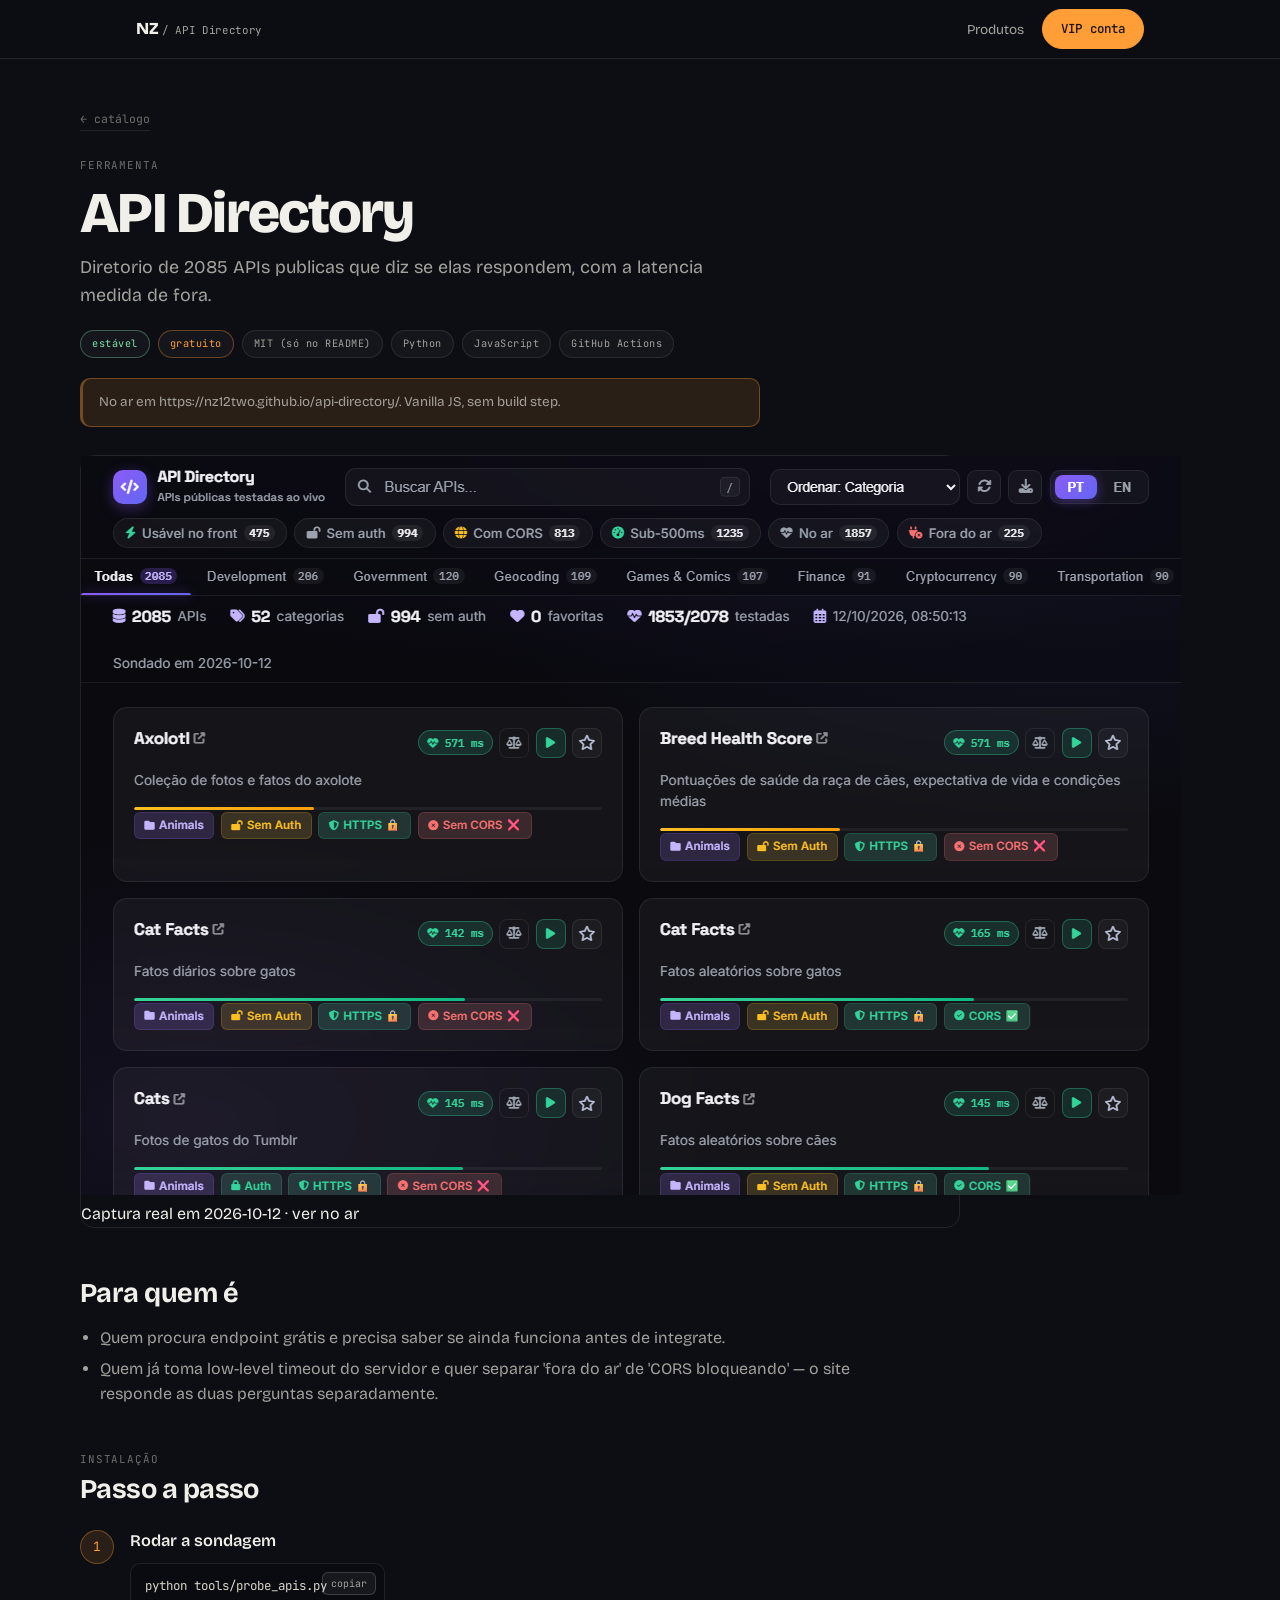
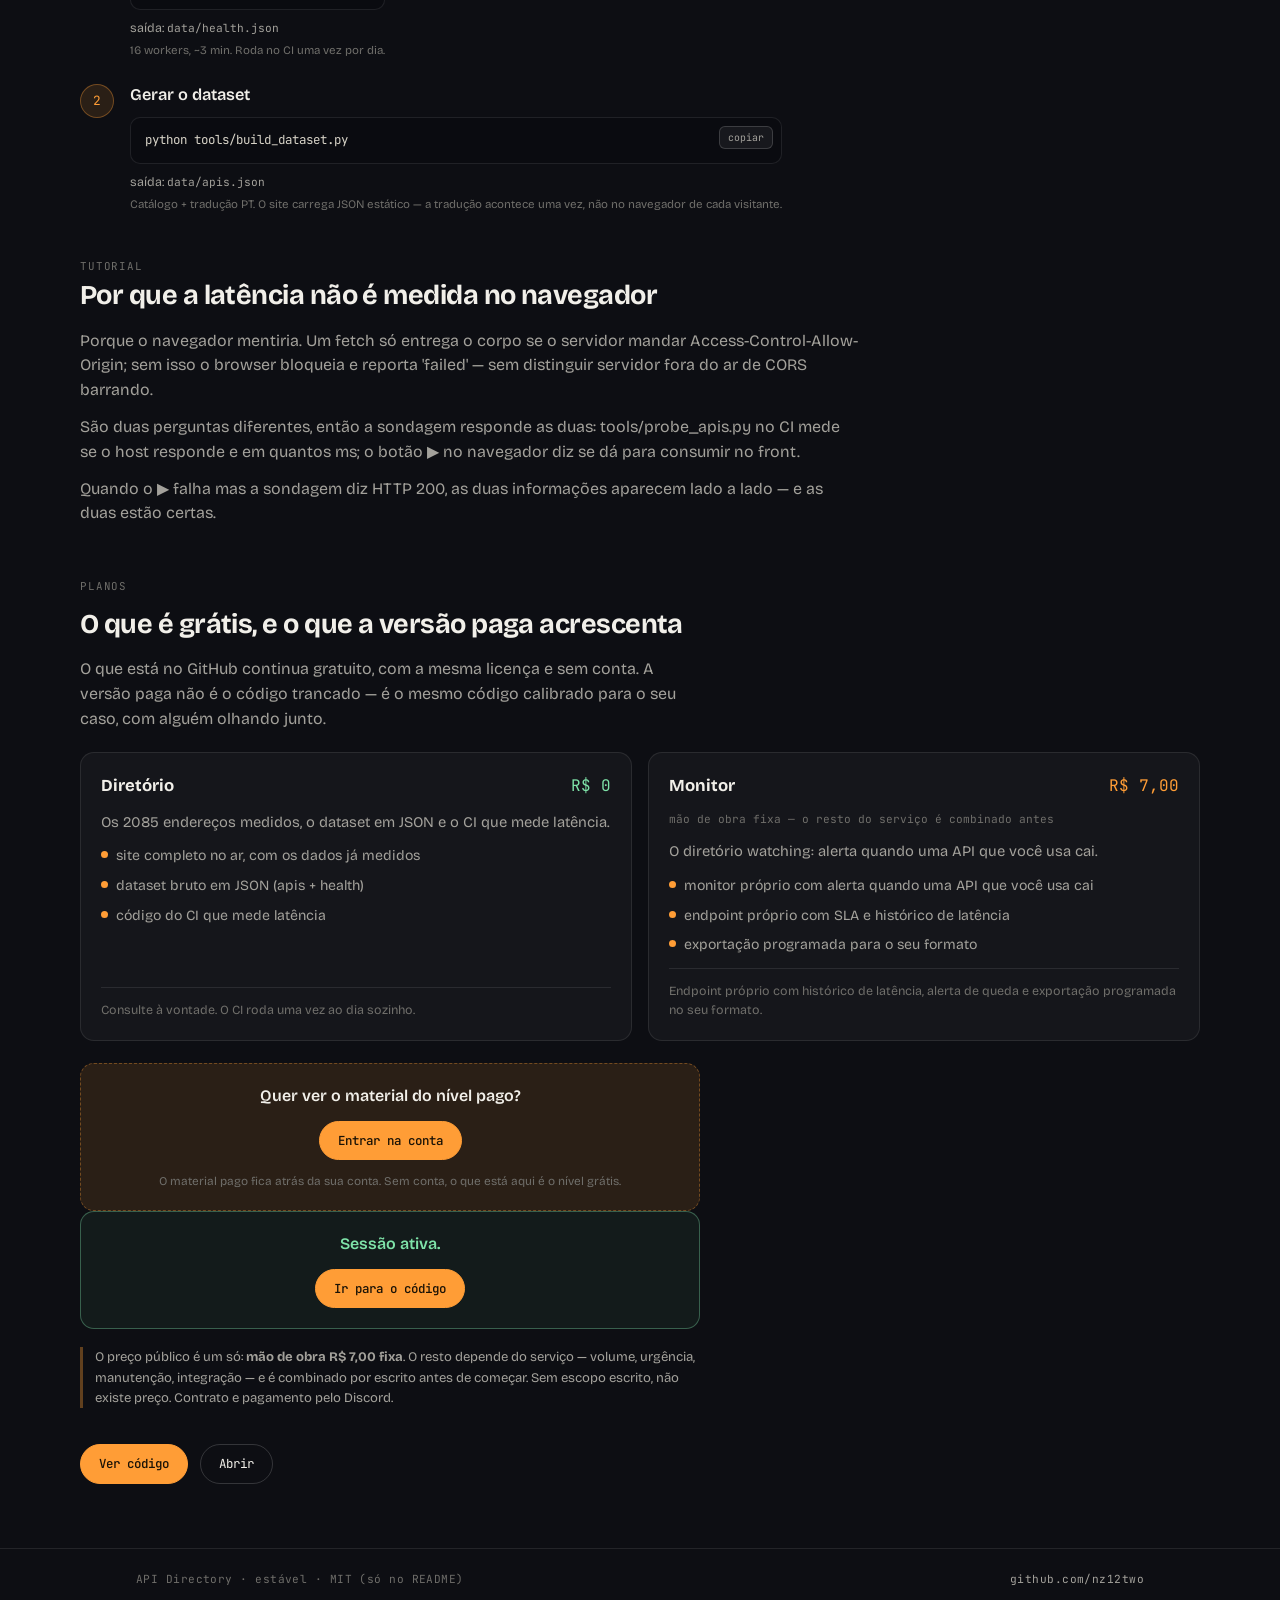
<file: catalogo/api-directory.html>
<!DOCTYPE html>
<html lang="pt-BR">
<head>
<meta charset="UTF-8">
<meta name="viewport" content="width=device-width, initial-scale=1.0">
<title>API Directory — 2.085 APIs públicas verificadas | NZ Studios</title>
<meta name="description" content="Diretorio de 2085 APIs publicas que diz se elas respondem, com a latencia medida de fora.">
<!-- Canonical e OG por produto. A URL precisa ser absoluta: e o valor que o
     WhatsApp e o Telegram guardam quando alguem compartilha, e o caminho
     relativo so funciona enquanto a pagina estiver na mesma pasta. A imagem
     preferida e a captura real do produto; sem ela cai na previa do site. -->
<link rel="canonical" href="https://nz12two.github.io/portfolio/catalogo/api-directory.html">
<meta property="og:type" content="article">
<meta property="og:site_name" content="NZ Studios">
<meta property="og:title" content="API Directory — 2.085 APIs públicas verificadas | NZ Studios">
<meta property="og:description" content="Diretorio de 2085 APIs publicas que diz se elas respondem, com a latencia medida de fora.">
<meta property="og:url" content="https://nz12two.github.io/portfolio/catalogo/api-directory.html">
<meta property="og:image" content="https://nz12two.github.io/portfolio/assets/produtos/api-directory.png">
<meta name="twitter:card" content="summary_large_image">
<link rel="preconnect" href="https://fonts.googleapis.com">
<link rel="preconnect" href="https://fonts.gstatic.com" crossorigin>
<link href="https://fonts.googleapis.com/css2?family=Bricolage+Grotesque:opsz,wght@12..96,400;12..96,500;12..96,600;12..96,700;12..96,800&family=JetBrains+Mono:wght@400;500&display=swap" rel="stylesheet">
<link rel="stylesheet" href="../css/produto-legado.css?v=1">
<meta name="theme-color" content="#0d0e13">
<!-- Sem isto o navegador pede /favicon.ico e leva 404 nas seis paginas de
     produto (medido na varredura das nove paginas do site). -->
<link rel="icon" href="../assets/brand/favicon-32.png" sizes="32x32" type="image/png">
<link rel="icon" href="../assets/brand/favicon-16.png" sizes="16x16" type="image/png">
<link rel="apple-touch-icon" href="../assets/brand/app-icon-512.png">
</head>
<body>

<header class="hdr">
  <div class="wrap hdr__in">
    <a href="../index.html" class="brand">NZ <small>/ API Directory</small></a>
    <nav class="nav"><a href="../index.html">Produtos</a></nav>
    <a class="btn btn--acc" href="../conta.html" data-conta-open>VIP</a>
  </div>
</header>

<main class="wrap ppage">

  <a href="../index.html" class="ppage__volta">← catálogo</a>

  <div class="eyebrow mono">Ferramenta</div>
  <h1>API Directory</h1>
  <p class="ppage__tag">Diretorio de 2085 APIs publicas que diz se elas respondem, com a latencia medida de fora.</p>

  <div class="item__tags">
    <span class="tag tag--ok">estável</span>
    <span class="tag tag--acc">gratuito</span>
    <span class="tag">MIT (só no README)</span>
    <span class="tag">Python</span><span class="tag">JavaScript</span><span class="tag">GitHub Actions</span>
  </div>

  <p class="ppage__aviso">No ar em https://nz12two.github.io/api-directory/. Vanilla JS, sem build step.</p>

  
  
  <figure class="shot">
         <img src="../assets/produtos/api-directory.png" alt="Catalogo do API Directory com 2085 APIs, 52 categorias e 994 sem autenticacao; cada card traz a latencia medida, como Axolotl em 571 ms e eBird em 1712 ms." width="1100" height="739" decoding="async">
         <figcaption>
           Captura real em 2026-10-12 · <a href="https://nz12two.github.io/api-directory/" target="_blank" rel="noopener">ver no ar</a>
         </figcaption>
       </figure>

  
  

  <section class="psec">
    <h2>Para quem é</h2>
    <ul class="psec__ul"><li>Quem procura endpoint grátis e precisa saber se ainda funciona antes de integrate.</li><li>Quem já toma low-level timeout do servidor e quer separar 'fora do ar' de 'CORS bloqueando' — o site responde as duas perguntas separadamente.</li></ul>
  </section>

  <section class="psec">
    <div class="eyebrow mono">instalação</div>
    <h2>Passo a passo</h2>
    <div class="steps">
      
      <div class="step">
        <div class="step__n">1</div>
        <div>
          <h3 class="step__t">Rodar a sondagem</h3>
          <div class="code">
            <button type="button" class="code__copy" data-copy aria-label="Copiar comando">
              <span class="code__ico" aria-hidden="true"></span><span class="code__txt">copiar</span>
            </button>
            <pre class="step__code"><code>python tools/probe_apis.py</code></pre>
          </div>
          <p class="step__out">saída: <code>data/health.json</code></p>
          <p class="step__note">16 workers, ~3 min. Roda no CI uma vez por dia.</p>
        </div>
      </div>
      <div class="step">
        <div class="step__n">2</div>
        <div>
          <h3 class="step__t">Gerar o dataset</h3>
          <div class="code">
            <button type="button" class="code__copy" data-copy aria-label="Copiar comando">
              <span class="code__ico" aria-hidden="true"></span><span class="code__txt">copiar</span>
            </button>
            <pre class="step__code"><code>python tools/build_dataset.py</code></pre>
          </div>
          <p class="step__out">saída: <code>data/apis.json</code></p>
          <p class="step__note">Catálogo + tradução PT. O site carrega JSON estático — a tradução acontece uma vez, não no navegador de cada visitante.</p>
        </div>
      </div>
    </div>
  </section>

  <section class="psec">
         <div class="eyebrow mono">tutorial</div>
         <h2>Por que a latência não é medida no navegador</h2>
         <p class="psec__p">Porque o navegador mentiria. Um fetch só entrega o corpo se o servidor mandar Access-Control-Allow-Origin; sem isso o browser bloqueia e reporta 'failed' — sem distinguir servidor fora do ar de CORS barrando.</p><p class="psec__p">São duas perguntas diferentes, então a sondagem responde as duas: tools/probe_apis.py no CI mede se o host responde e em quantos ms; o botão ▶ no navegador diz se dá para consumir no front.</p><p class="psec__p">Quando o ▶ falha mas a sondagem diz HTTP 200, as duas informações aparecem lado a lado — e as duas estão certas.</p>
       </section>
  <section class="planos" data-slug="api-directory">
         <div class="eyebrow mono">planos</div>
         <h2>O que é grátis, e o que a versão paga acrescenta</h2>
         <p class="planos__lead">
           O que está no GitHub continua gratuito, com a mesma licença e sem
           conta. A versão paga não é o código trancado — é o mesmo código
           calibrado para o seu caso, com alguém olhando junto.
         </p>
         <div class="planos__grid">
           
        <article class="plano" data-gratis="1">
          <header class="plano__hd">
            <h3 class="plano__nome">Diretório</h3>
            <p class="plano__preco plano__preco--zero">R$ 0</p>
          </header>
          
          <p class="plano__resumo">Os 2085 endereços medidos, o dataset em JSON e o CI que mede latência.</p>
          <ul class="plano__list">
            <li><span class="plano__pip" aria-hidden="true"></span>site completo no ar, com os dados já medidos</li><li><span class="plano__pip" aria-hidden="true"></span>dataset bruto em JSON (apis + health)</li><li><span class="plano__pip" aria-hidden="true"></span>código do CI que mede latência</li>
          </ul>
          <p class="plano__dif">Consulte à vontade. O CI roda uma vez ao dia sozinho.</p>
        </article>
           
        <article class="plano">
          <header class="plano__hd">
            <h3 class="plano__nome">Monitor</h3>
            <p class="plano__preco">R$ 7,00</p>
          </header>
          <p class="plano__mo">mão de obra fixa — o resto do serviço é combinado antes</p>
          <p class="plano__resumo">O diretório watching: alerta quando uma API que você usa cai.</p>
          <ul class="plano__list">
            <li><span class="plano__pip" aria-hidden="true"></span>monitor próprio com alerta quando uma API que você usa cai</li><li><span class="plano__pip" aria-hidden="true"></span>endpoint próprio com SLA e histórico de latência</li><li><span class="plano__pip" aria-hidden="true"></span>exportação programada para o seu formato</li>
          </ul>
          <p class="plano__dif">Endpoint próprio com histórico de latência, alerta de queda e exportação programada no seu formato.</p>
        </article>
         </div>
         <div class="planos__acesso">
           <div class="vip__gate" data-gate>
             <p class="vip__msg">Quer ver o material do nível pago?</p>
             <a class="btn btn--acc" href="../conta.html">Entrar na conta</a>
             <p class="vip__note">O material pago fica atrás da sua conta. Sem conta, o que está aqui é o nível grátis.</p>
           </div>
           <div class="vip__unlocked" data-unlocked hidden>
             <p class="vip__msg vip__msg--ok">Sessão ativa.</p>
             <a class="btn btn--acc" href="https://github.com/nz12two/api-directory" target="_blank" rel="noopener">Ir para o código</a>
           </div>
         </div>
         <p class="planos__aviso">
           O preço público é um só: <strong>mão de obra R$ 7,00 fixa</strong>. O
           resto depende do serviço — volume, urgência, manutenção, integração —
           e é combinado por escrito antes de começar. Sem escopo escrito, não
           existe preço. Contrato e pagamento pelo Discord.
         </p>
       </section>

  <div class="ppage__links">
        <a class="btn btn--acc" href="https://github.com/nz12two/api-directory" target="_blank" rel="noopener">Ver código</a>
        <a class="btn" href="https://nz12two.github.io/api-directory/" target="_blank" rel="noopener">Abrir</a>
  </div>
</main>

<footer class="ftr">
  <div class="wrap ftr__in">
    <!-- Rodapé com o dado do produto, nao com elogio genérico. "Construído à
         mão, sem template" não mudava nunca e não dizia nada. -->
    <!-- O rodape repete o status com o MESMO mapa que a vitrine usa. Antes
         caia num ternario que so conhecia beta e em-producao, e todo produto
         novo virava "estavel" — foi o que aconteceu com o agente, que e
         fechado, e o rodape afirmava que era estavel. -->
    <span class="mono">API Directory · estável · MIT (só no README)</span>
    <span class="mono"><a href="https://github.com/nz12two" style="color:var(--tx-2)">github.com/nz12two</a></span>
  </div>
</footer>

<script src="../js/auth-config.js?v=8"></script>
<script src="../js/auth.js?v=8" defer></script>
<script src="../js/copiar.js?v=8" defer></script>
</body>
</html>
</file>
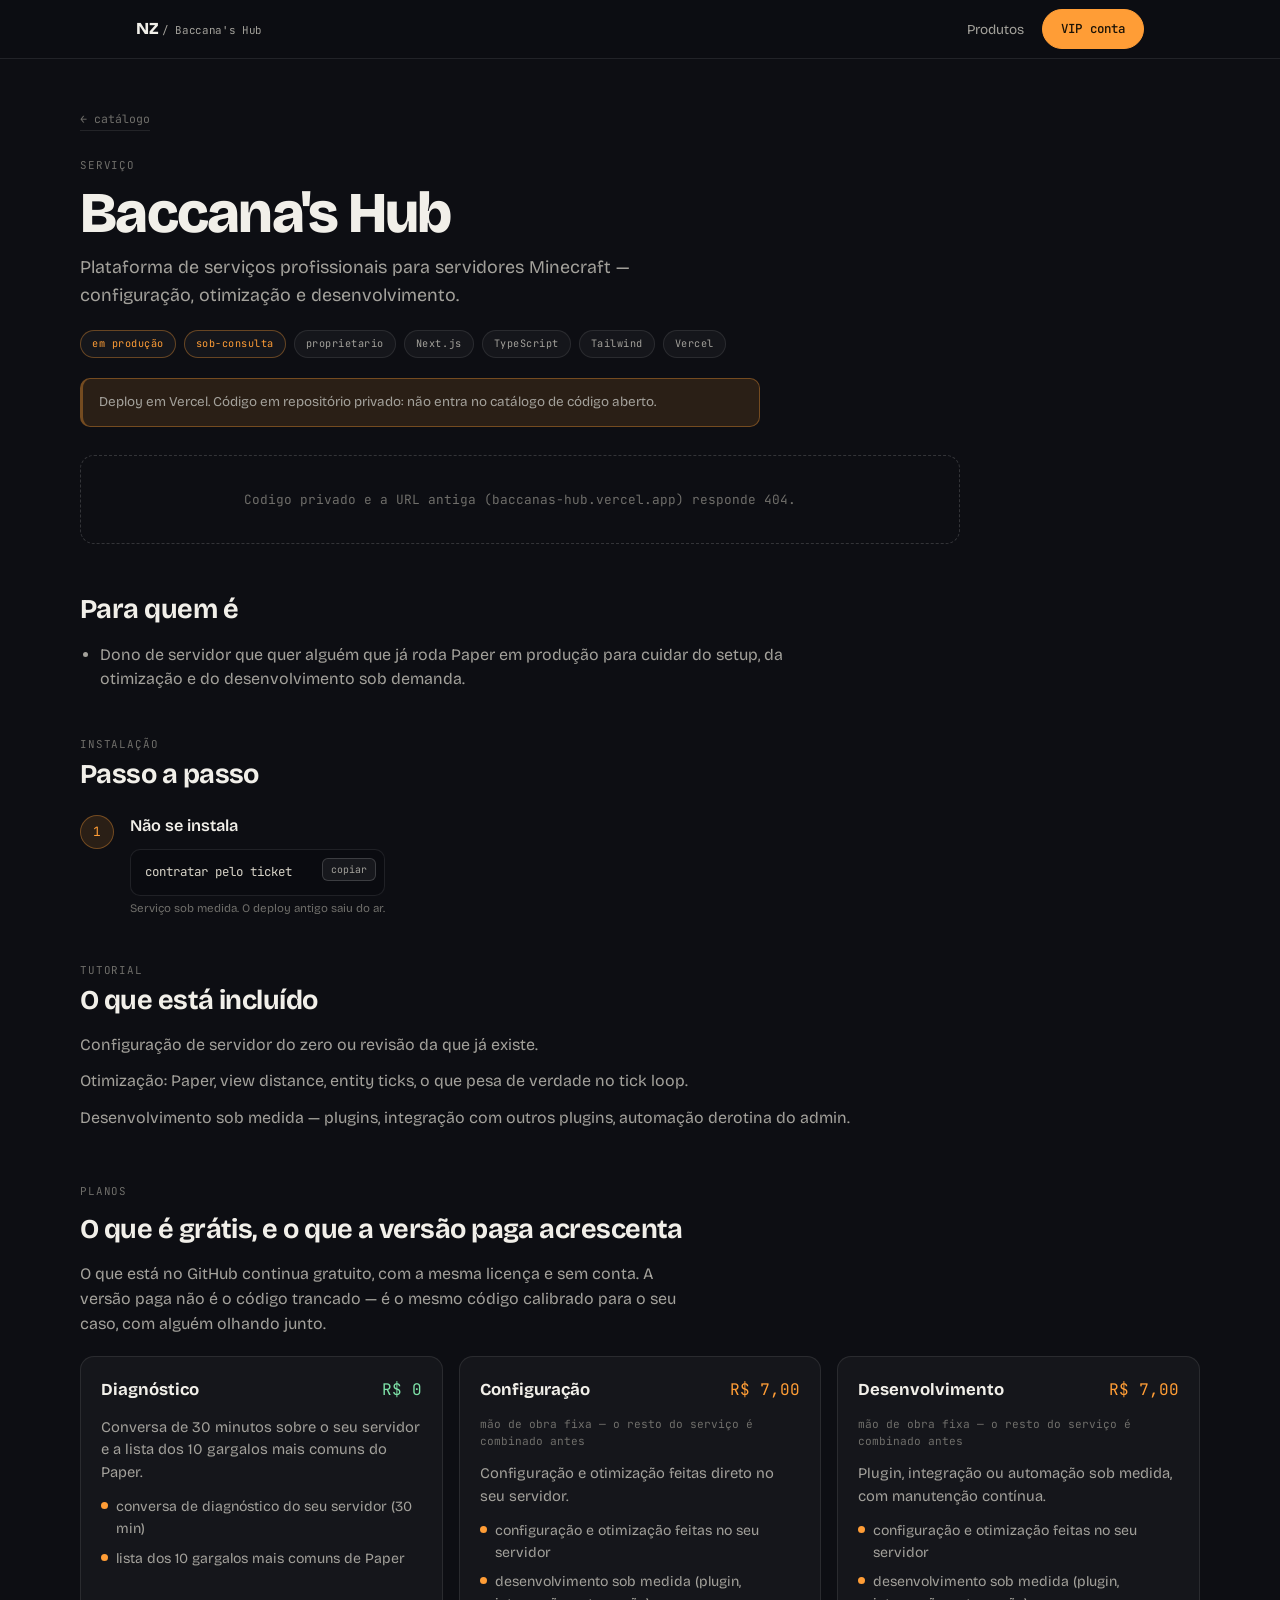
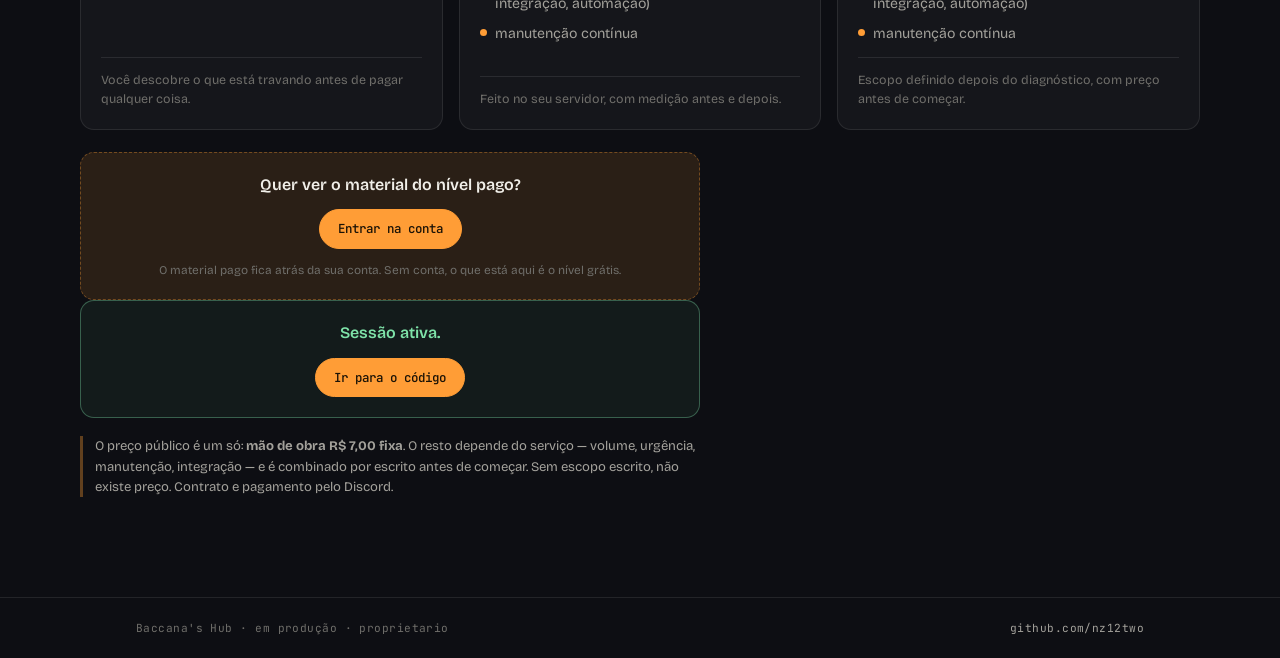
<file: catalogo/baccanas-hub.html>
<!DOCTYPE html>
<html lang="pt-BR">
<head>
<meta charset="UTF-8">
<meta name="viewport" content="width=device-width, initial-scale=1.0">
<title>Baccana's Hub — servidores Minecraft sob medida | NZ Studios</title>
<meta name="description" content="Plataforma de serviços profissionais para servidores Minecraft — configuração, otimização e desenvolvimento.">
<!-- Canonical e OG por produto. A URL precisa ser absoluta: e o valor que o
     WhatsApp e o Telegram guardam quando alguem compartilha, e o caminho
     relativo so funciona enquanto a pagina estiver na mesma pasta. A imagem
     preferida e a captura real do produto; sem ela cai na previa do site. -->
<link rel="canonical" href="https://nz12two.github.io/portfolio/catalogo/baccanas-hub.html">
<meta property="og:type" content="article">
<meta property="og:site_name" content="NZ Studios">
<meta property="og:title" content="Baccana's Hub — servidores Minecraft sob medida | NZ Studios">
<meta property="og:description" content="Plataforma de serviços profissionais para servidores Minecraft — configuração, otimização e desenvolvimento.">
<meta property="og:url" content="https://nz12two.github.io/portfolio/catalogo/baccanas-hub.html">
<meta property="og:image" content="https://nz12two.github.io/portfolio/assets/social-preview.png">
<meta name="twitter:card" content="summary_large_image">
<link rel="preconnect" href="https://fonts.googleapis.com">
<link rel="preconnect" href="https://fonts.gstatic.com" crossorigin>
<link href="https://fonts.googleapis.com/css2?family=Bricolage+Grotesque:opsz,wght@12..96,400;12..96,500;12..96,600;12..96,700;12..96,800&family=JetBrains+Mono:wght@400;500&display=swap" rel="stylesheet">
<link rel="stylesheet" href="../css/produto-legado.css?v=1">
<meta name="theme-color" content="#0d0e13">
<!-- Sem isto o navegador pede /favicon.ico e leva 404 nas seis paginas de
     produto (medido na varredura das nove paginas do site). -->
<link rel="icon" href="../assets/brand/favicon-32.png" sizes="32x32" type="image/png">
<link rel="icon" href="../assets/brand/favicon-16.png" sizes="16x16" type="image/png">
<link rel="apple-touch-icon" href="../assets/brand/app-icon-512.png">
</head>
<body>

<header class="hdr">
  <div class="wrap hdr__in">
    <a href="../index.html" class="brand">NZ <small>/ Baccana's Hub</small></a>
    <nav class="nav"><a href="../index.html">Produtos</a></nav>
    <a class="btn btn--acc" href="../conta.html" data-conta-open>VIP</a>
  </div>
</header>

<main class="wrap ppage">

  <a href="../index.html" class="ppage__volta">← catálogo</a>

  <div class="eyebrow mono">Serviço</div>
  <h1>Baccana's Hub</h1>
  <p class="ppage__tag">Plataforma de serviços profissionais para servidores Minecraft — configuração, otimização e desenvolvimento.</p>

  <div class="item__tags">
    <span class="tag tag--acc">em produção</span>
    <span class="tag tag--acc">sob-consulta</span>
    <span class="tag">proprietario</span>
    <span class="tag">Next.js</span><span class="tag">TypeScript</span><span class="tag">Tailwind</span><span class="tag">Vercel</span>
  </div>

  <p class="ppage__aviso">Deploy em Vercel. Código em repositório privado: não entra no catálogo de código aberto.</p>

  
  
  <p class="shot shot--vazio">Codigo privado e a URL antiga (baccanas-hub.vercel.app) responde 404.</p>

  
  

  <section class="psec">
    <h2>Para quem é</h2>
    <ul class="psec__ul"><li>Dono de servidor que quer alguém que já roda Paper em produção para cuidar do setup, da otimização e do desenvolvimento sob demanda.</li></ul>
  </section>

  <section class="psec">
    <div class="eyebrow mono">instalação</div>
    <h2>Passo a passo</h2>
    <div class="steps">
      
      <div class="step">
        <div class="step__n">1</div>
        <div>
          <h3 class="step__t">Não se instala</h3>
          <div class="code">
            <button type="button" class="code__copy" data-copy aria-label="Copiar comando">
              <span class="code__ico" aria-hidden="true"></span><span class="code__txt">copiar</span>
            </button>
            <pre class="step__code"><code>contratar pelo ticket</code></pre>
          </div>
          
          <p class="step__note">Serviço sob medida. O deploy antigo saiu do ar.</p>
        </div>
      </div>
    </div>
  </section>

  <section class="psec">
         <div class="eyebrow mono">tutorial</div>
         <h2>O que está incluído</h2>
         <p class="psec__p">Configuração de servidor do zero ou revisão da que já existe.</p><p class="psec__p">Otimização: Paper, view distance, entity ticks, o que pesa de verdade no tick loop.</p><p class="psec__p">Desenvolvimento sob medida — plugins, integração com outros plugins, automação derotina do admin.</p>
       </section>
  <section class="planos" data-slug="baccanas-hub">
         <div class="eyebrow mono">planos</div>
         <h2>O que é grátis, e o que a versão paga acrescenta</h2>
         <p class="planos__lead">
           O que está no GitHub continua gratuito, com a mesma licença e sem
           conta. A versão paga não é o código trancado — é o mesmo código
           calibrado para o seu caso, com alguém olhando junto.
         </p>
         <div class="planos__grid">
           
        <article class="plano" data-gratis="1">
          <header class="plano__hd">
            <h3 class="plano__nome">Diagnóstico</h3>
            <p class="plano__preco plano__preco--zero">R$ 0</p>
          </header>
          
          <p class="plano__resumo">Conversa de 30 minutos sobre o seu servidor e a lista dos 10 gargalos mais comuns do Paper.</p>
          <ul class="plano__list">
            <li><span class="plano__pip" aria-hidden="true"></span>conversa de diagnóstico do seu servidor (30 min)</li><li><span class="plano__pip" aria-hidden="true"></span>lista dos 10 gargalos mais comuns de Paper</li>
          </ul>
          <p class="plano__dif">Você descobre o que está travando antes de pagar qualquer coisa.</p>
        </article>
           
        <article class="plano">
          <header class="plano__hd">
            <h3 class="plano__nome">Configuração</h3>
            <p class="plano__preco">R$ 7,00</p>
          </header>
          <p class="plano__mo">mão de obra fixa — o resto do serviço é combinado antes</p>
          <p class="plano__resumo">Configuração e otimização feitas direto no seu servidor.</p>
          <ul class="plano__list">
            <li><span class="plano__pip" aria-hidden="true"></span>configuração e otimização feitas no seu servidor</li><li><span class="plano__pip" aria-hidden="true"></span>desenvolvimento sob medida (plugin, integração, automação)</li><li><span class="plano__pip" aria-hidden="true"></span>manutenção contínua</li>
          </ul>
          <p class="plano__dif">Feito no seu servidor, com medição antes e depois.</p>
        </article>
        <article class="plano">
          <header class="plano__hd">
            <h3 class="plano__nome">Desenvolvimento</h3>
            <p class="plano__preco">R$ 7,00</p>
          </header>
          <p class="plano__mo">mão de obra fixa — o resto do serviço é combinado antes</p>
          <p class="plano__resumo">Plugin, integração ou automação sob medida, com manutenção contínua.</p>
          <ul class="plano__list">
            <li><span class="plano__pip" aria-hidden="true"></span>configuração e otimização feitas no seu servidor</li><li><span class="plano__pip" aria-hidden="true"></span>desenvolvimento sob medida (plugin, integração, automação)</li><li><span class="plano__pip" aria-hidden="true"></span>manutenção contínua</li>
          </ul>
          <p class="plano__dif">Escopo definido depois do diagnóstico, com preço antes de começar.</p>
        </article>
         </div>
         <div class="planos__acesso">
           <div class="vip__gate" data-gate>
             <p class="vip__msg">Quer ver o material do nível pago?</p>
             <a class="btn btn--acc" href="../conta.html">Entrar na conta</a>
             <p class="vip__note">O material pago fica atrás da sua conta. Sem conta, o que está aqui é o nível grátis.</p>
           </div>
           <div class="vip__unlocked" data-unlocked hidden>
             <p class="vip__msg vip__msg--ok">Sessão ativa.</p>
             <a class="btn btn--acc" href="#" target="_blank" rel="noopener">Ir para o código</a>
           </div>
         </div>
         <p class="planos__aviso">
           O preço público é um só: <strong>mão de obra R$ 7,00 fixa</strong>. O
           resto depende do serviço — volume, urgência, manutenção, integração —
           e é combinado por escrito antes de começar. Sem escopo escrito, não
           existe preço. Contrato e pagamento pelo Discord.
         </p>
       </section>

  <div class="ppage__links">
        
        
  </div>
</main>

<footer class="ftr">
  <div class="wrap ftr__in">
    <!-- Rodapé com o dado do produto, nao com elogio genérico. "Construído à
         mão, sem template" não mudava nunca e não dizia nada. -->
    <!-- O rodape repete o status com o MESMO mapa que a vitrine usa. Antes
         caia num ternario que so conhecia beta e em-producao, e todo produto
         novo virava "estavel" — foi o que aconteceu com o agente, que e
         fechado, e o rodape afirmava que era estavel. -->
    <span class="mono">Baccana's Hub · em produção · proprietario</span>
    <span class="mono"><a href="https://github.com/nz12two" style="color:var(--tx-2)">github.com/nz12two</a></span>
  </div>
</footer>

<script src="../js/auth-config.js?v=8"></script>
<script src="../js/auth.js?v=8" defer></script>
<script src="../js/copiar.js?v=8" defer></script>
</body>
</html>
</file>
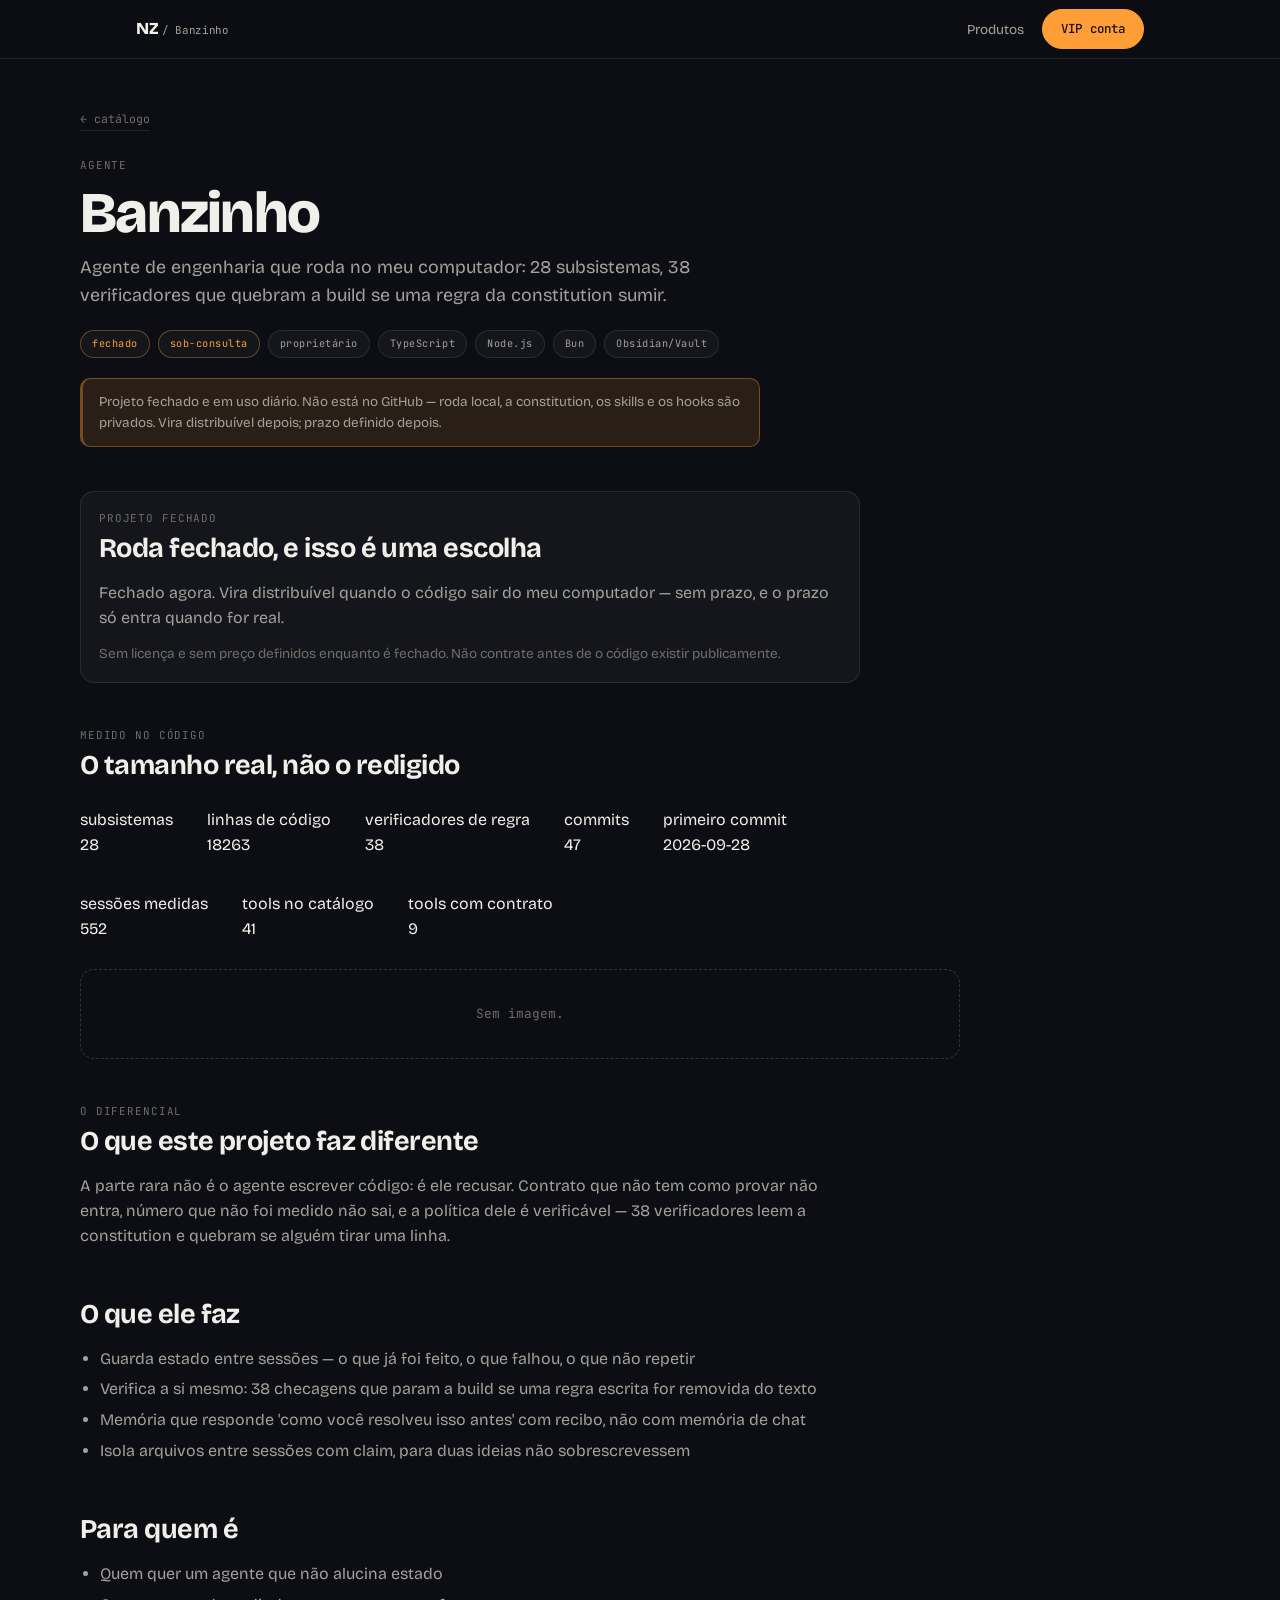
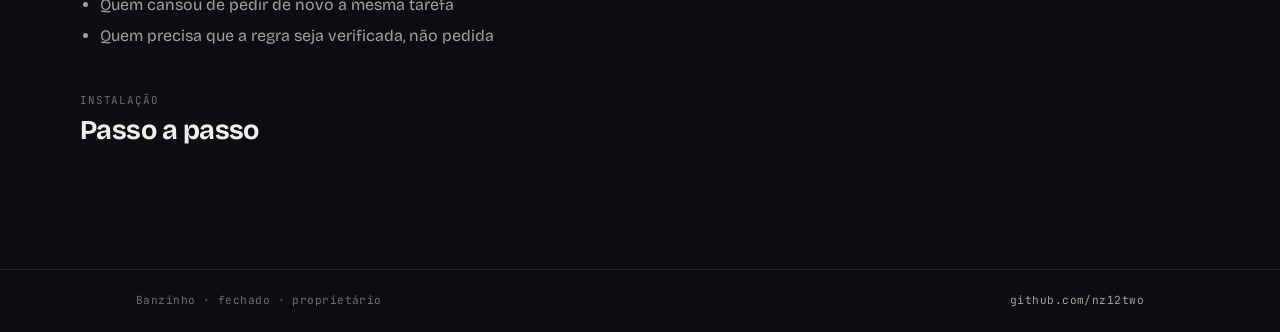
<file: catalogo/banzinho.html>
<!DOCTYPE html>
<html lang="pt-BR">
<head>
<meta charset="UTF-8">
<meta name="viewport" content="width=device-width, initial-scale=1.0">
<title>Banzinho — agente de engenharia | NZ Studios</title>
<meta name="description" content="Agente de engenharia que roda no meu computador: 28 subsistemas, 38 verificadores que quebram a build se uma regra da constitution sumir.">
<!-- Canonical e OG por produto. A URL precisa ser absoluta: e o valor que o
     WhatsApp e o Telegram guardam quando alguem compartilha, e o caminho
     relativo so funciona enquanto a pagina estiver na mesma pasta. A imagem
     preferida e a captura real do produto; sem ela cai na previa do site. -->
<link rel="canonical" href="https://nz12two.github.io/portfolio/catalogo/banzinho.html">
<meta property="og:type" content="article">
<meta property="og:site_name" content="NZ Studios">
<meta property="og:title" content="Banzinho — agente de engenharia | NZ Studios">
<meta property="og:description" content="Agente de engenharia que roda no meu computador: 28 subsistemas, 38 verificadores que quebram a build se uma regra da constitution sumir.">
<meta property="og:url" content="https://nz12two.github.io/portfolio/catalogo/banzinho.html">
<meta property="og:image" content="https://nz12two.github.io/portfolio/assets/social-preview.png">
<meta name="twitter:card" content="summary_large_image">
<link rel="preconnect" href="https://fonts.googleapis.com">
<link rel="preconnect" href="https://fonts.gstatic.com" crossorigin>
<link href="https://fonts.googleapis.com/css2?family=Bricolage+Grotesque:opsz,wght@12..96,400;12..96,500;12..96,600;12..96,700;12..96,800&family=JetBrains+Mono:wght@400;500&display=swap" rel="stylesheet">
<link rel="stylesheet" href="../css/produto-legado.css?v=1">
<meta name="theme-color" content="#0d0e13">
<!-- Sem isto o navegador pede /favicon.ico e leva 404 nas seis paginas de
     produto (medido na varredura das nove paginas do site). -->
<link rel="icon" href="../assets/brand/favicon-32.png" sizes="32x32" type="image/png">
<link rel="icon" href="../assets/brand/favicon-16.png" sizes="16x16" type="image/png">
<link rel="apple-touch-icon" href="../assets/brand/app-icon-512.png">
</head>
<body>

<header class="hdr">
  <div class="wrap hdr__in">
    <a href="../index.html" class="brand">NZ <small>/ Banzinho</small></a>
    <nav class="nav"><a href="../index.html">Produtos</a></nav>
    <a class="btn btn--acc" href="../conta.html" data-conta-open>VIP</a>
  </div>
</header>

<main class="wrap ppage">

  <a href="../index.html" class="ppage__volta">← catálogo</a>

  <div class="eyebrow mono">Agente</div>
  <h1>Banzinho</h1>
  <p class="ppage__tag">Agente de engenharia que roda no meu computador: 28 subsistemas, 38 verificadores que quebram a build se uma regra da constitution sumir.</p>

  <div class="item__tags">
    <span class="tag tag--acc">fechado</span>
    <span class="tag tag--acc">sob-consulta</span>
    <span class="tag">proprietário</span>
    <span class="tag">TypeScript</span><span class="tag">Node.js</span><span class="tag">Bun</span><span class="tag">Obsidian/Vault</span>
  </div>

  <p class="ppage__aviso">Projeto fechado e em uso diário. Não está no GitHub — roda local, a constitution, os skills e os hooks são privados. Vira distribuível depois; prazo definido depois.</p>

  <section class="psec psec--priv">
         <div class="eyebrow mono">projeto fechado</div>
         <h2>Roda fechado, e isso é uma escolha</h2>
         <p class="psec__p">Fechado agora. Vira distribuível quando o código sair do meu computador — sem prazo, e o prazo só entra quando for real.</p>
         <p class="psec__p psec__p--fraco">Sem licença e sem preço definidos enquanto é fechado. Não contrate antes de o código existir publicamente.</p>
       </section>
  <section class="psec">
         <div class="eyebrow mono">medido no código</div>
         <h2>O tamanho real, não o redigido</h2>
         <dl class="pnums">
           <div><dt>subsistemas</dt><dd>28</dd></div><div><dt>linhas de código</dt><dd>18263</dd></div><div><dt>verificadores de regra</dt><dd>38</dd></div><div><dt>commits</dt><dd>47</dd></div><div><dt>primeiro commit</dt><dd>2026-09-28</dd></div><div><dt>sessões medidas</dt><dd>552</dd></div><div><dt>tools no catálogo</dt><dd>41</dd></div><div><dt>tools com contrato</dt><dd>9</dd></div>
         </dl>
       </section>
  <p class="shot shot--vazio">Sem imagem.</p>

  <section class="psec">
         <div class="eyebrow mono">o diferencial</div>
         <h2>O que este projeto faz diferente</h2>
         <p class="psec__p">A parte rara não é o agente escrever código: é ele recusar. Contrato que não tem como provar não entra, número que não foi medido não sai, e a política dele é verificável — 38 verificadores leem a constitution e quebram se alguém tirar uma linha.</p>
       </section>
  <section class="psec">
         <h2>O que ele faz</h2>
         <ul class="psec__ul"><li>Guarda estado entre sessões — o que já foi feito, o que falhou, o que não repetir</li><li>Verifica a si mesmo: 38 checagens que param a build se uma regra escrita for removida do texto</li><li>Memória que responde 'como você resolveu isso antes' com recibo, não com memória de chat</li><li>Isola arquivos entre sessões com claim, para duas ideias não sobrescrevessem</li></ul>
       </section>

  <section class="psec">
    <h2>Para quem é</h2>
    <ul class="psec__ul"><li>Quem quer um agente que não alucina estado</li><li>Quem cansou de pedir de novo a mesma tarefa</li><li>Quem precisa que a regra seja verificada, não pedida</li></ul>
  </section>

  <section class="psec">
    <div class="eyebrow mono">instalação</div>
    <h2>Passo a passo</h2>
    <div class="steps">
      
    </div>
  </section>

  
  

  <div class="ppage__links">
        
        
  </div>
</main>

<footer class="ftr">
  <div class="wrap ftr__in">
    <!-- Rodapé com o dado do produto, nao com elogio genérico. "Construído à
         mão, sem template" não mudava nunca e não dizia nada. -->
    <!-- O rodape repete o status com o MESMO mapa que a vitrine usa. Antes
         caia num ternario que so conhecia beta e em-producao, e todo produto
         novo virava "estavel" — foi o que aconteceu com o agente, que e
         fechado, e o rodape afirmava que era estavel. -->
    <span class="mono">Banzinho · fechado · proprietário</span>
    <span class="mono"><a href="https://github.com/nz12two" style="color:var(--tx-2)">github.com/nz12two</a></span>
  </div>
</footer>

<script src="../js/auth-config.js?v=8"></script>
<script src="../js/auth.js?v=8" defer></script>
<script src="../js/copiar.js?v=8" defer></script>
</body>
</html>
</file>
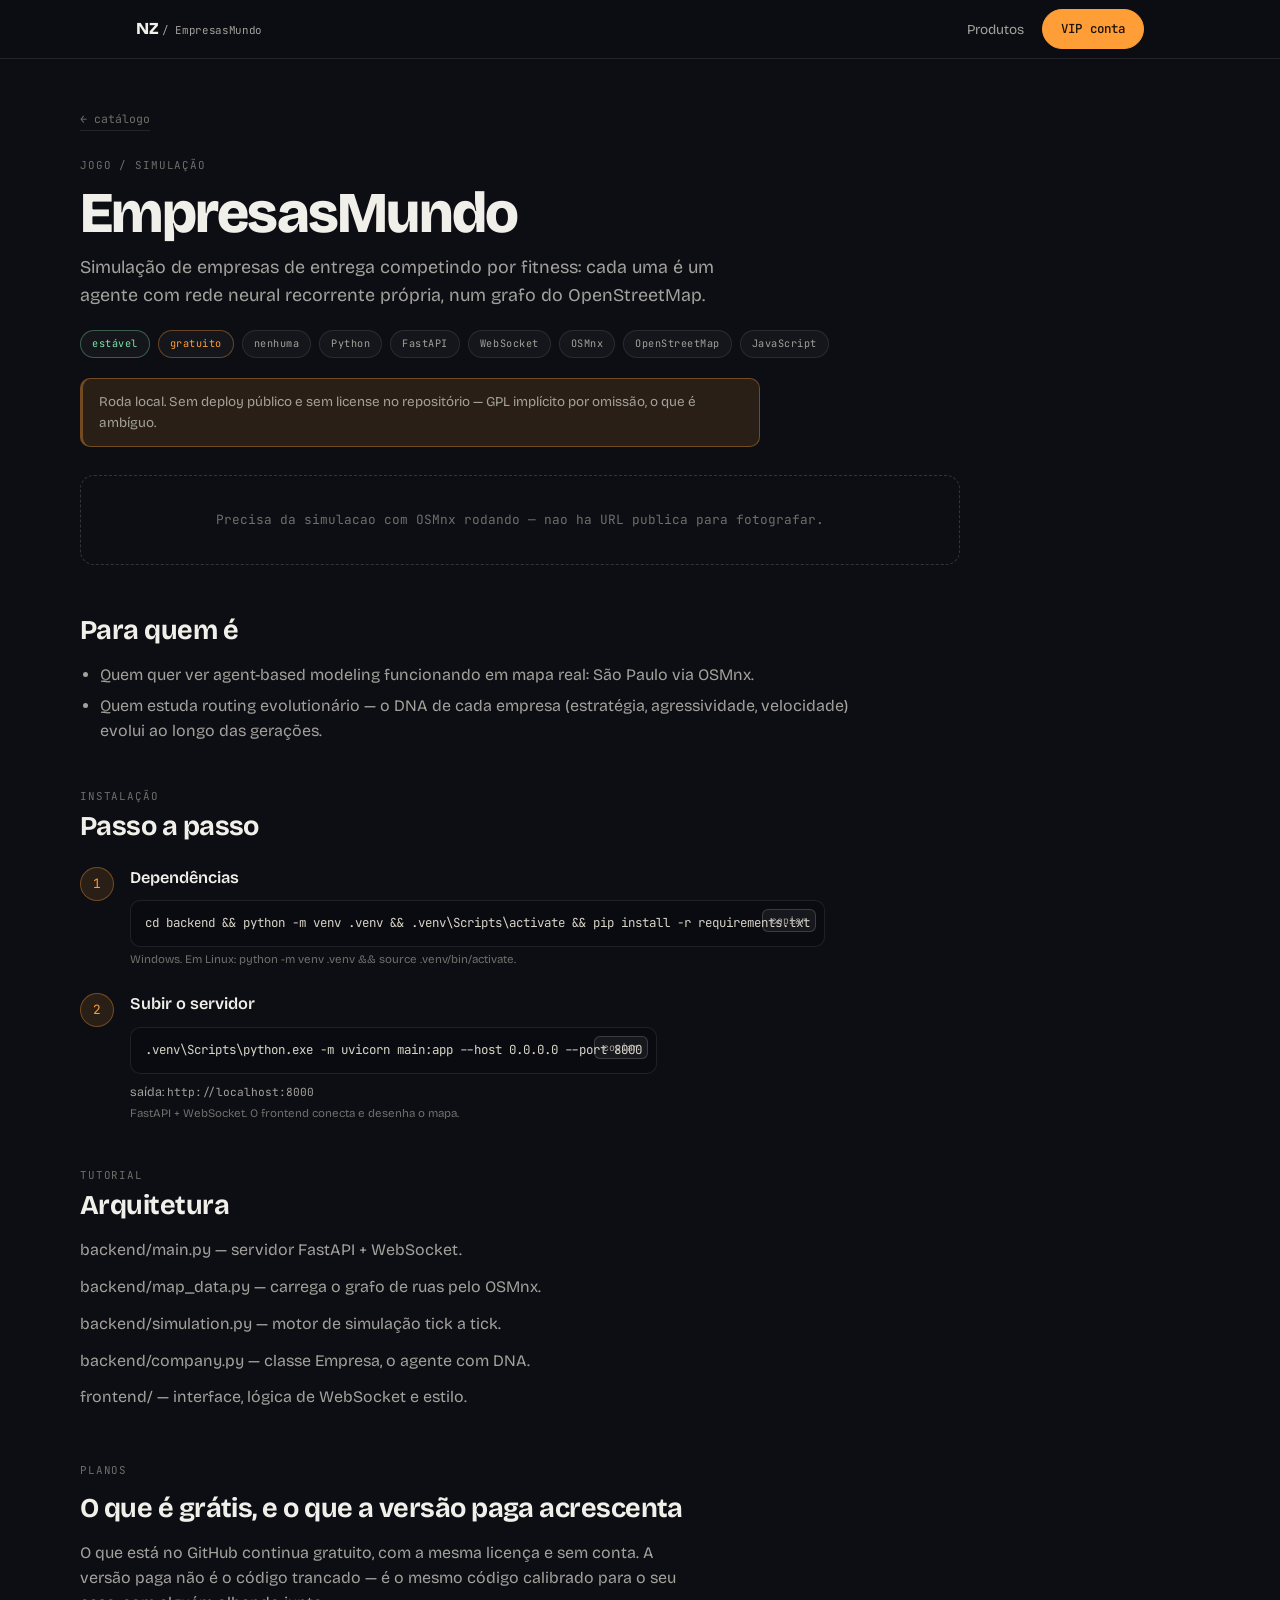
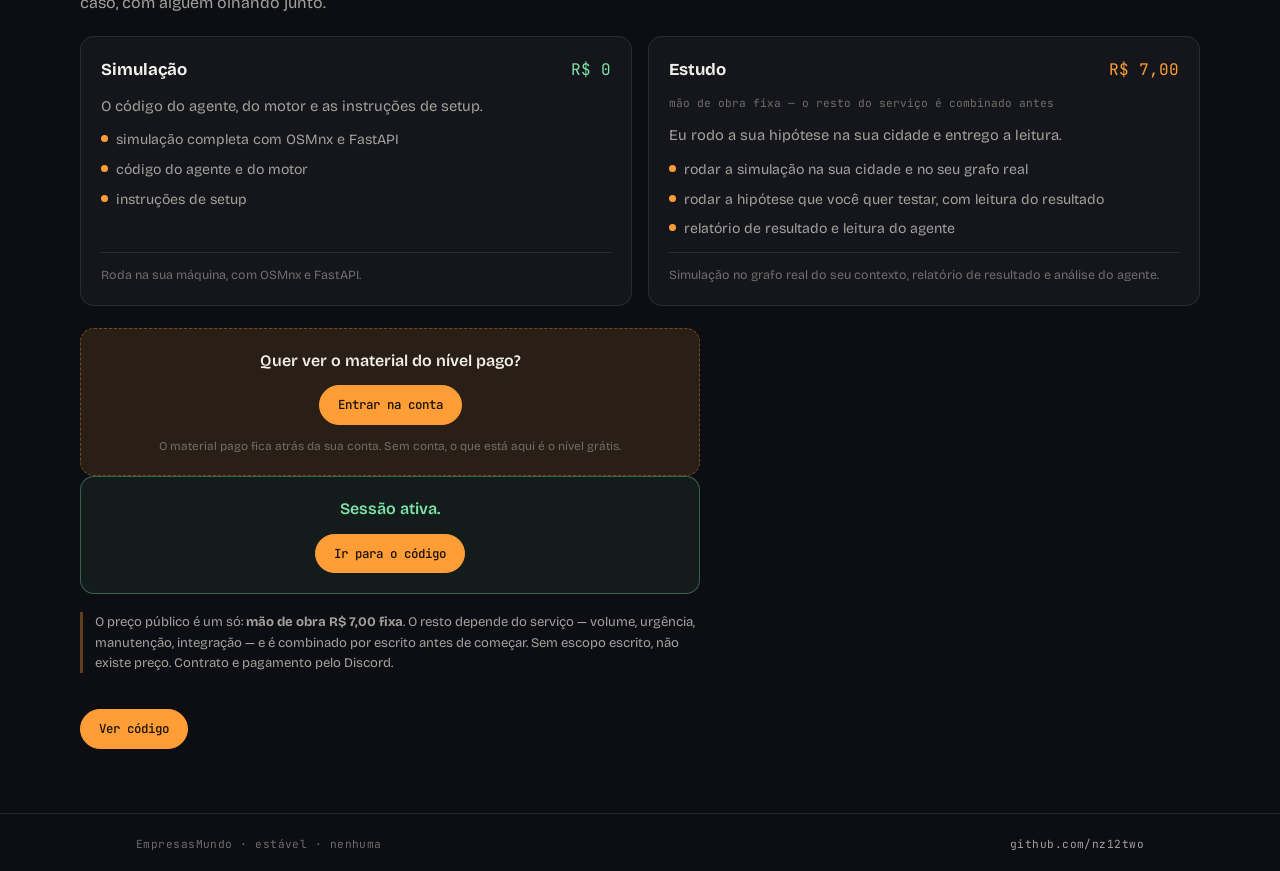
<file: catalogo/empresas-mundo.html>
<!DOCTYPE html>
<html lang="pt-BR">
<head>
<meta charset="UTF-8">
<meta name="viewport" content="width=device-width, initial-scale=1.0">
<title>EmpresasMundo — simulação de empresas de entrega | NZ Studios</title>
<meta name="description" content="Simulação de empresas de entrega competindo por fitness: cada uma é um agente com rede neural recorrente própria, num grafo do OpenStreetMap.">
<!-- Canonical e OG por produto. A URL precisa ser absoluta: e o valor que o
     WhatsApp e o Telegram guardam quando alguem compartilha, e o caminho
     relativo so funciona enquanto a pagina estiver na mesma pasta. A imagem
     preferida e a captura real do produto; sem ela cai na previa do site. -->
<link rel="canonical" href="https://nz12two.github.io/portfolio/catalogo/empresas-mundo.html">
<meta property="og:type" content="article">
<meta property="og:site_name" content="NZ Studios">
<meta property="og:title" content="EmpresasMundo — simulação de empresas de entrega | NZ Studios">
<meta property="og:description" content="Simulação de empresas de entrega competindo por fitness: cada uma é um agente com rede neural recorrente própria, num grafo do OpenStreetMap.">
<meta property="og:url" content="https://nz12two.github.io/portfolio/catalogo/empresas-mundo.html">
<meta property="og:image" content="https://nz12two.github.io/portfolio/assets/social-preview.png">
<meta name="twitter:card" content="summary_large_image">
<link rel="preconnect" href="https://fonts.googleapis.com">
<link rel="preconnect" href="https://fonts.gstatic.com" crossorigin>
<link href="https://fonts.googleapis.com/css2?family=Bricolage+Grotesque:opsz,wght@12..96,400;12..96,500;12..96,600;12..96,700;12..96,800&family=JetBrains+Mono:wght@400;500&display=swap" rel="stylesheet">
<link rel="stylesheet" href="../css/produto-legado.css?v=1">
<meta name="theme-color" content="#0d0e13">
<!-- Sem isto o navegador pede /favicon.ico e leva 404 nas seis paginas de
     produto (medido na varredura das nove paginas do site). -->
<link rel="icon" href="../assets/brand/favicon-32.png" sizes="32x32" type="image/png">
<link rel="icon" href="../assets/brand/favicon-16.png" sizes="16x16" type="image/png">
<link rel="apple-touch-icon" href="../assets/brand/app-icon-512.png">
</head>
<body>

<header class="hdr">
  <div class="wrap hdr__in">
    <a href="../index.html" class="brand">NZ <small>/ EmpresasMundo</small></a>
    <nav class="nav"><a href="../index.html">Produtos</a></nav>
    <a class="btn btn--acc" href="../conta.html" data-conta-open>VIP</a>
  </div>
</header>

<main class="wrap ppage">

  <a href="../index.html" class="ppage__volta">← catálogo</a>

  <div class="eyebrow mono">Jogo / simulação</div>
  <h1>EmpresasMundo</h1>
  <p class="ppage__tag">Simulação de empresas de entrega competindo por fitness: cada uma é um agente com rede neural recorrente própria, num grafo do OpenStreetMap.</p>

  <div class="item__tags">
    <span class="tag tag--ok">estável</span>
    <span class="tag tag--acc">gratuito</span>
    <span class="tag">nenhuma</span>
    <span class="tag">Python</span><span class="tag">FastAPI</span><span class="tag">WebSocket</span><span class="tag">OSMnx</span><span class="tag">OpenStreetMap</span><span class="tag">JavaScript</span>
  </div>

  <p class="ppage__aviso">Roda local. Sem deploy público e sem license no repositório — GPL implícito por omissão, o que é ambíguo.</p>

  
  
  <p class="shot shot--vazio">Precisa da simulacao com OSMnx rodando — nao ha URL publica para fotografar.</p>

  
  

  <section class="psec">
    <h2>Para quem é</h2>
    <ul class="psec__ul"><li>Quem quer ver agent-based modeling funcionando em mapa real: São Paulo via OSMnx.</li><li>Quem estuda routing evolutionário — o DNA de cada empresa (estratégia, agressividade, velocidade) evolui ao longo das gerações.</li></ul>
  </section>

  <section class="psec">
    <div class="eyebrow mono">instalação</div>
    <h2>Passo a passo</h2>
    <div class="steps">
      
      <div class="step">
        <div class="step__n">1</div>
        <div>
          <h3 class="step__t">Dependências</h3>
          <div class="code">
            <button type="button" class="code__copy" data-copy aria-label="Copiar comando">
              <span class="code__ico" aria-hidden="true"></span><span class="code__txt">copiar</span>
            </button>
            <pre class="step__code"><code>cd backend &amp;&amp; python -m venv .venv &amp;&amp; .venv\Scripts\activate &amp;&amp; pip install -r requirements.txt</code></pre>
          </div>
          
          <p class="step__note">Windows. Em Linux: python -m venv .venv &amp;&amp; source .venv/bin/activate.</p>
        </div>
      </div>
      <div class="step">
        <div class="step__n">2</div>
        <div>
          <h3 class="step__t">Subir o servidor</h3>
          <div class="code">
            <button type="button" class="code__copy" data-copy aria-label="Copiar comando">
              <span class="code__ico" aria-hidden="true"></span><span class="code__txt">copiar</span>
            </button>
            <pre class="step__code"><code>.venv\Scripts\python.exe -m uvicorn main:app --host 0.0.0.0 --port 8000</code></pre>
          </div>
          <p class="step__out">saída: <code>http://localhost:8000</code></p>
          <p class="step__note">FastAPI + WebSocket. O frontend conecta e desenha o mapa.</p>
        </div>
      </div>
    </div>
  </section>

  <section class="psec">
         <div class="eyebrow mono">tutorial</div>
         <h2>Arquitetura</h2>
         <p class="psec__p">backend/main.py — servidor FastAPI + WebSocket.</p><p class="psec__p">backend/map_data.py — carrega o grafo de ruas pelo OSMnx.</p><p class="psec__p">backend/simulation.py — motor de simulação tick a tick.</p><p class="psec__p">backend/company.py — classe Empresa, o agente com DNA.</p><p class="psec__p">frontend/ — interface, lógica de WebSocket e estilo.</p>
       </section>
  <section class="planos" data-slug="empresas-mundo">
         <div class="eyebrow mono">planos</div>
         <h2>O que é grátis, e o que a versão paga acrescenta</h2>
         <p class="planos__lead">
           O que está no GitHub continua gratuito, com a mesma licença e sem
           conta. A versão paga não é o código trancado — é o mesmo código
           calibrado para o seu caso, com alguém olhando junto.
         </p>
         <div class="planos__grid">
           
        <article class="plano" data-gratis="1">
          <header class="plano__hd">
            <h3 class="plano__nome">Simulação</h3>
            <p class="plano__preco plano__preco--zero">R$ 0</p>
          </header>
          
          <p class="plano__resumo">O código do agente, do motor e as instruções de setup.</p>
          <ul class="plano__list">
            <li><span class="plano__pip" aria-hidden="true"></span>simulação completa com OSMnx e FastAPI</li><li><span class="plano__pip" aria-hidden="true"></span>código do agente e do motor</li><li><span class="plano__pip" aria-hidden="true"></span>instruções de setup</li>
          </ul>
          <p class="plano__dif">Roda na sua máquina, com OSMnx e FastAPI.</p>
        </article>
           
        <article class="plano">
          <header class="plano__hd">
            <h3 class="plano__nome">Estudo</h3>
            <p class="plano__preco">R$ 7,00</p>
          </header>
          <p class="plano__mo">mão de obra fixa — o resto do serviço é combinado antes</p>
          <p class="plano__resumo">Eu rodo a sua hipótese na sua cidade e entrego a leitura.</p>
          <ul class="plano__list">
            <li><span class="plano__pip" aria-hidden="true"></span>rodar a simulação na sua cidade e no seu grafo real</li><li><span class="plano__pip" aria-hidden="true"></span>rodar a hipótese que você quer testar, com leitura do resultado</li><li><span class="plano__pip" aria-hidden="true"></span>relatório de resultado e leitura do agente</li>
          </ul>
          <p class="plano__dif">Simulação no grafo real do seu contexto, relatório de resultado e análise do agente.</p>
        </article>
         </div>
         <div class="planos__acesso">
           <div class="vip__gate" data-gate>
             <p class="vip__msg">Quer ver o material do nível pago?</p>
             <a class="btn btn--acc" href="../conta.html">Entrar na conta</a>
             <p class="vip__note">O material pago fica atrás da sua conta. Sem conta, o que está aqui é o nível grátis.</p>
           </div>
           <div class="vip__unlocked" data-unlocked hidden>
             <p class="vip__msg vip__msg--ok">Sessão ativa.</p>
             <a class="btn btn--acc" href="https://github.com/nz12two/empresas-mundo" target="_blank" rel="noopener">Ir para o código</a>
           </div>
         </div>
         <p class="planos__aviso">
           O preço público é um só: <strong>mão de obra R$ 7,00 fixa</strong>. O
           resto depende do serviço — volume, urgência, manutenção, integração —
           e é combinado por escrito antes de começar. Sem escopo escrito, não
           existe preço. Contrato e pagamento pelo Discord.
         </p>
       </section>

  <div class="ppage__links">
        <a class="btn btn--acc" href="https://github.com/nz12two/empresas-mundo" target="_blank" rel="noopener">Ver código</a>
        
  </div>
</main>

<footer class="ftr">
  <div class="wrap ftr__in">
    <!-- Rodapé com o dado do produto, nao com elogio genérico. "Construído à
         mão, sem template" não mudava nunca e não dizia nada. -->
    <!-- O rodape repete o status com o MESMO mapa que a vitrine usa. Antes
         caia num ternario que so conhecia beta e em-producao, e todo produto
         novo virava "estavel" — foi o que aconteceu com o agente, que e
         fechado, e o rodape afirmava que era estavel. -->
    <span class="mono">EmpresasMundo · estável · nenhuma</span>
    <span class="mono"><a href="https://github.com/nz12two" style="color:var(--tx-2)">github.com/nz12two</a></span>
  </div>
</footer>

<script src="../js/auth-config.js?v=8"></script>
<script src="../js/auth.js?v=8" defer></script>
<script src="../js/copiar.js?v=8" defer></script>
</body>
</html>
</file>
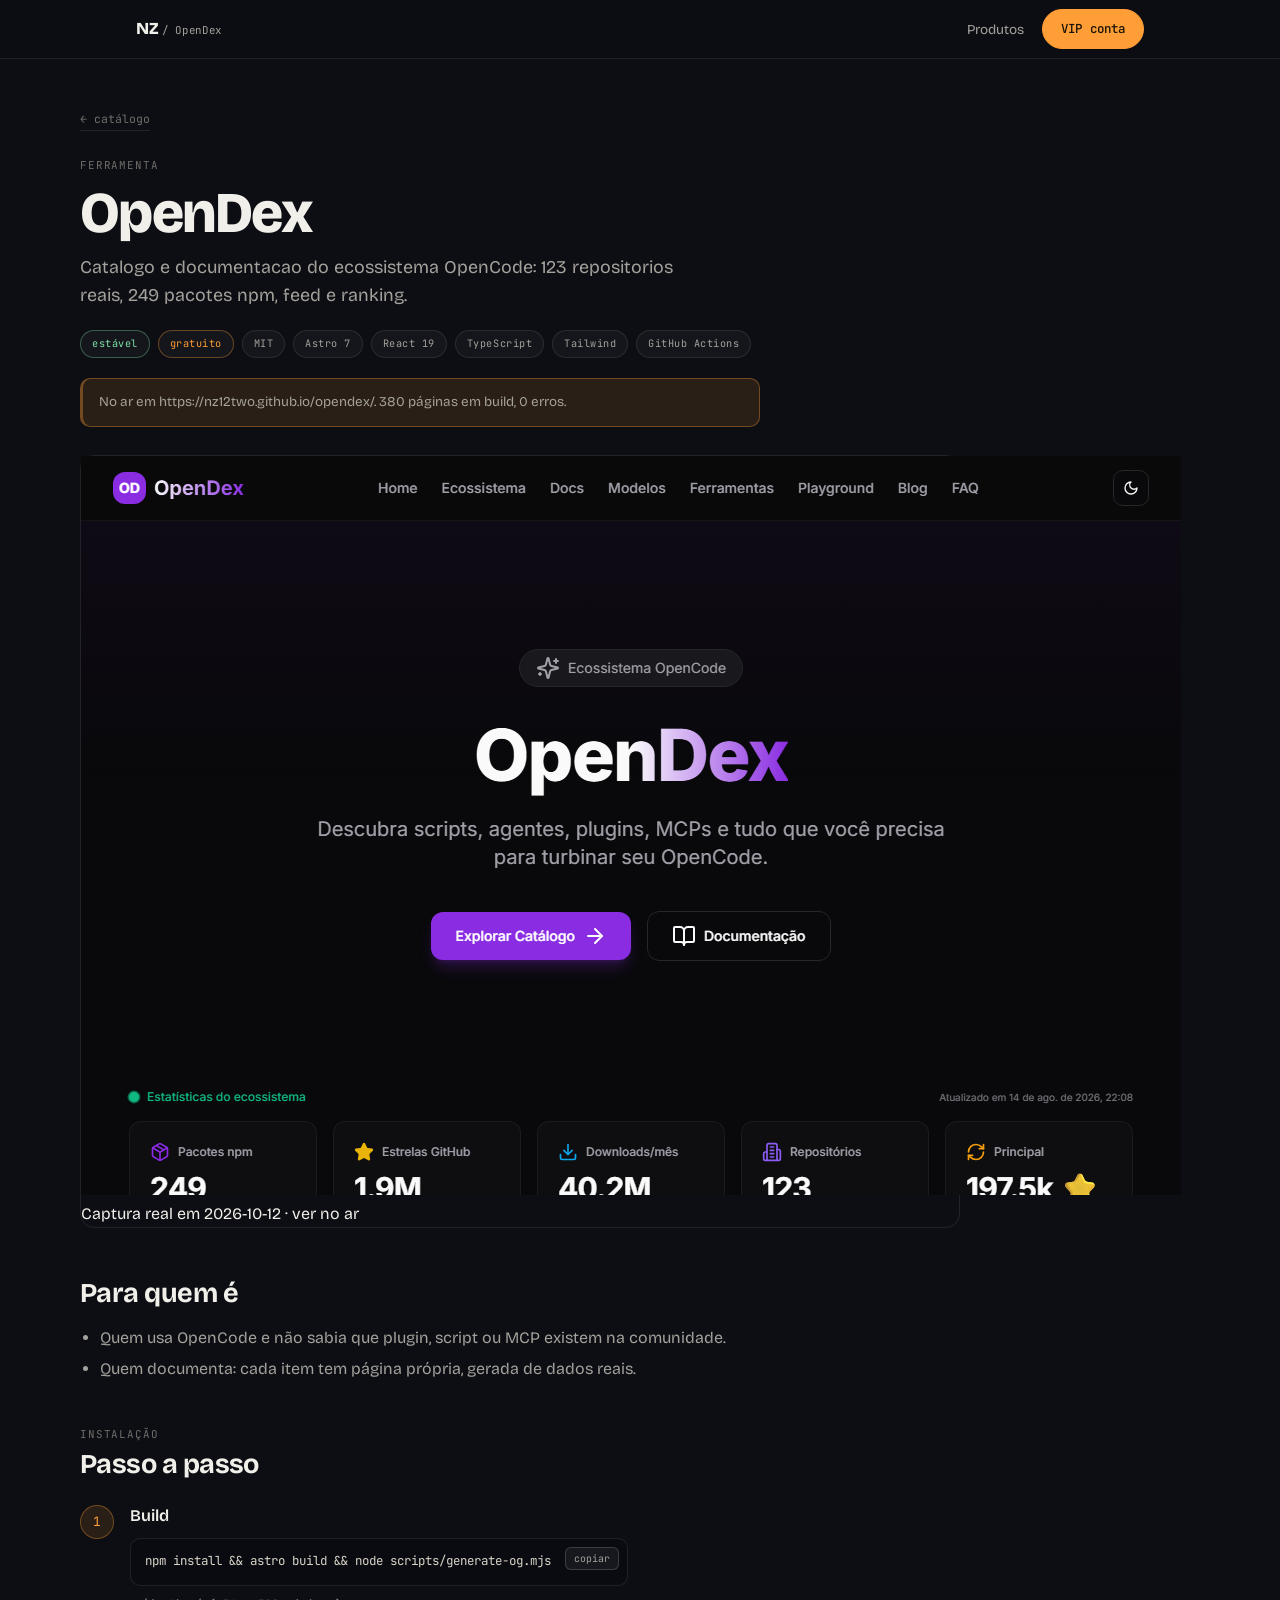
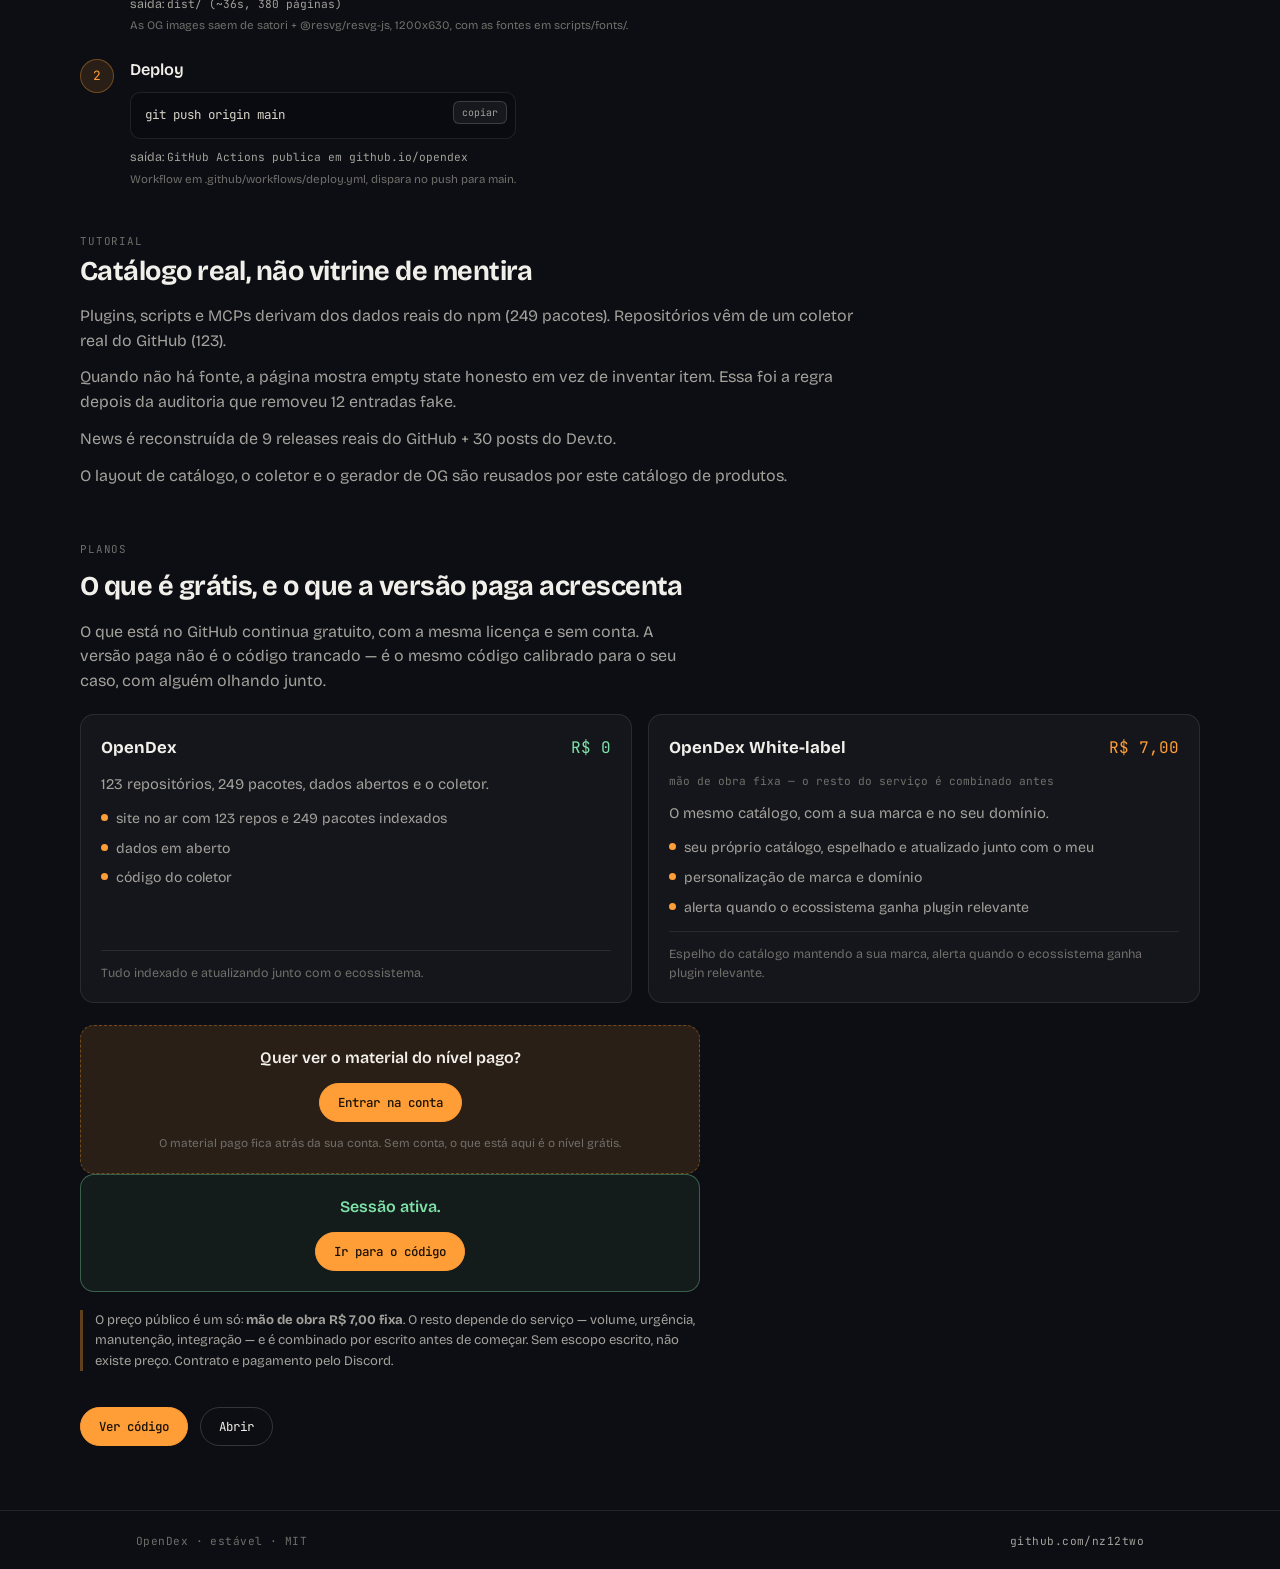
<file: catalogo/opendex.html>
<!DOCTYPE html>
<html lang="pt-BR">
<head>
<meta charset="UTF-8">
<meta name="viewport" content="width=device-width, initial-scale=1.0">
<title>OpenDex — catálogo do ecossistema OpenCode | NZ Studios</title>
<meta name="description" content="Catalogo e documentacao do ecossistema OpenCode: 123 repositorios reais, 249 pacotes npm, feed e ranking.">
<!-- Canonical e OG por produto. A URL precisa ser absoluta: e o valor que o
     WhatsApp e o Telegram guardam quando alguem compartilha, e o caminho
     relativo so funciona enquanto a pagina estiver na mesma pasta. A imagem
     preferida e a captura real do produto; sem ela cai na previa do site. -->
<link rel="canonical" href="https://nz12two.github.io/portfolio/catalogo/opendex.html">
<meta property="og:type" content="article">
<meta property="og:site_name" content="NZ Studios">
<meta property="og:title" content="OpenDex — catálogo do ecossistema OpenCode | NZ Studios">
<meta property="og:description" content="Catalogo e documentacao do ecossistema OpenCode: 123 repositorios reais, 249 pacotes npm, feed e ranking.">
<meta property="og:url" content="https://nz12two.github.io/portfolio/catalogo/opendex.html">
<meta property="og:image" content="https://nz12two.github.io/portfolio/assets/produtos/opendex.png">
<meta name="twitter:card" content="summary_large_image">
<link rel="preconnect" href="https://fonts.googleapis.com">
<link rel="preconnect" href="https://fonts.gstatic.com" crossorigin>
<link href="https://fonts.googleapis.com/css2?family=Bricolage+Grotesque:opsz,wght@12..96,400;12..96,500;12..96,600;12..96,700;12..96,800&family=JetBrains+Mono:wght@400;500&display=swap" rel="stylesheet">
<link rel="stylesheet" href="../css/produto-legado.css?v=1">
<meta name="theme-color" content="#0d0e13">
<!-- Sem isto o navegador pede /favicon.ico e leva 404 nas seis paginas de
     produto (medido na varredura das nove paginas do site). -->
<link rel="icon" href="../assets/brand/favicon-32.png" sizes="32x32" type="image/png">
<link rel="icon" href="../assets/brand/favicon-16.png" sizes="16x16" type="image/png">
<link rel="apple-touch-icon" href="../assets/brand/app-icon-512.png">
</head>
<body>

<header class="hdr">
  <div class="wrap hdr__in">
    <a href="../index.html" class="brand">NZ <small>/ OpenDex</small></a>
    <nav class="nav"><a href="../index.html">Produtos</a></nav>
    <a class="btn btn--acc" href="../conta.html" data-conta-open>VIP</a>
  </div>
</header>

<main class="wrap ppage">

  <a href="../index.html" class="ppage__volta">← catálogo</a>

  <div class="eyebrow mono">Ferramenta</div>
  <h1>OpenDex</h1>
  <p class="ppage__tag">Catalogo e documentacao do ecossistema OpenCode: 123 repositorios reais, 249 pacotes npm, feed e ranking.</p>

  <div class="item__tags">
    <span class="tag tag--ok">estável</span>
    <span class="tag tag--acc">gratuito</span>
    <span class="tag">MIT</span>
    <span class="tag">Astro 7</span><span class="tag">React 19</span><span class="tag">TypeScript</span><span class="tag">Tailwind</span><span class="tag">GitHub Actions</span>
  </div>

  <p class="ppage__aviso">No ar em https://nz12two.github.io/opendex/. 380 páginas em build, 0 erros.</p>

  
  
  <figure class="shot">
         <img src="../assets/produtos/opendex.png" alt="Pagina inicial do OpenDex: 249 pacotes npm, 1,9M estrelas de GitHub, 40,2M downloads por mes e 123 repositorios, atualizados em 14 de agosto de 2026." width="1100" height="739" decoding="async">
         <figcaption>
           Captura real em 2026-10-12 · <a href="https://nz12two.github.io/opendex/" target="_blank" rel="noopener">ver no ar</a>
         </figcaption>
       </figure>

  
  

  <section class="psec">
    <h2>Para quem é</h2>
    <ul class="psec__ul"><li>Quem usa OpenCode e não sabia que plugin, script ou MCP existem na comunidade.</li><li>Quem documenta: cada item tem página própria, gerada de dados reais.</li></ul>
  </section>

  <section class="psec">
    <div class="eyebrow mono">instalação</div>
    <h2>Passo a passo</h2>
    <div class="steps">
      
      <div class="step">
        <div class="step__n">1</div>
        <div>
          <h3 class="step__t">Build</h3>
          <div class="code">
            <button type="button" class="code__copy" data-copy aria-label="Copiar comando">
              <span class="code__ico" aria-hidden="true"></span><span class="code__txt">copiar</span>
            </button>
            <pre class="step__code"><code>npm install &amp;&amp; astro build &amp;&amp; node scripts/generate-og.mjs</code></pre>
          </div>
          <p class="step__out">saída: <code>dist/ (~36s, 380 páginas)</code></p>
          <p class="step__note">As OG images saem de satori + @resvg/resvg-js, 1200x630, com as fontes em scripts/fonts/.</p>
        </div>
      </div>
      <div class="step">
        <div class="step__n">2</div>
        <div>
          <h3 class="step__t">Deploy</h3>
          <div class="code">
            <button type="button" class="code__copy" data-copy aria-label="Copiar comando">
              <span class="code__ico" aria-hidden="true"></span><span class="code__txt">copiar</span>
            </button>
            <pre class="step__code"><code>git push origin main</code></pre>
          </div>
          <p class="step__out">saída: <code>GitHub Actions publica em github.io/opendex</code></p>
          <p class="step__note">Workflow em .github/workflows/deploy.yml, dispara no push para main.</p>
        </div>
      </div>
    </div>
  </section>

  <section class="psec">
         <div class="eyebrow mono">tutorial</div>
         <h2>Catálogo real, não vitrine de mentira</h2>
         <p class="psec__p">Plugins, scripts e MCPs derivam dos dados reais do npm (249 pacotes). Repositórios vêm de um coletor real do GitHub (123).</p><p class="psec__p">Quando não há fonte, a página mostra empty state honesto em vez de inventar item. Essa foi a regra depois da auditoria que removeu 12 entradas fake.</p><p class="psec__p">News é reconstruída de 9 releases reais do GitHub + 30 posts do Dev.to.</p><p class="psec__p">O layout de catálogo, o coletor e o gerador de OG são reusados por este catálogo de produtos.</p>
       </section>
  <section class="planos" data-slug="opendex">
         <div class="eyebrow mono">planos</div>
         <h2>O que é grátis, e o que a versão paga acrescenta</h2>
         <p class="planos__lead">
           O que está no GitHub continua gratuito, com a mesma licença e sem
           conta. A versão paga não é o código trancado — é o mesmo código
           calibrado para o seu caso, com alguém olhando junto.
         </p>
         <div class="planos__grid">
           
        <article class="plano" data-gratis="1">
          <header class="plano__hd">
            <h3 class="plano__nome">OpenDex</h3>
            <p class="plano__preco plano__preco--zero">R$ 0</p>
          </header>
          
          <p class="plano__resumo">123 repositórios, 249 pacotes, dados abertos e o coletor.</p>
          <ul class="plano__list">
            <li><span class="plano__pip" aria-hidden="true"></span>site no ar com 123 repos e 249 pacotes indexados</li><li><span class="plano__pip" aria-hidden="true"></span>dados em aberto</li><li><span class="plano__pip" aria-hidden="true"></span>código do coletor</li>
          </ul>
          <p class="plano__dif">Tudo indexado e atualizando junto com o ecossistema.</p>
        </article>
           
        <article class="plano">
          <header class="plano__hd">
            <h3 class="plano__nome">OpenDex White-label</h3>
            <p class="plano__preco">R$ 7,00</p>
          </header>
          <p class="plano__mo">mão de obra fixa — o resto do serviço é combinado antes</p>
          <p class="plano__resumo">O mesmo catálogo, com a sua marca e no seu domínio.</p>
          <ul class="plano__list">
            <li><span class="plano__pip" aria-hidden="true"></span>seu próprio catálogo, espelhado e atualizado junto com o meu</li><li><span class="plano__pip" aria-hidden="true"></span>personalização de marca e domínio</li><li><span class="plano__pip" aria-hidden="true"></span>alerta quando o ecossistema ganha plugin relevante</li>
          </ul>
          <p class="plano__dif">Espelho do catálogo mantendo a sua marca, alerta quando o ecossistema ganha plugin relevante.</p>
        </article>
         </div>
         <div class="planos__acesso">
           <div class="vip__gate" data-gate>
             <p class="vip__msg">Quer ver o material do nível pago?</p>
             <a class="btn btn--acc" href="../conta.html">Entrar na conta</a>
             <p class="vip__note">O material pago fica atrás da sua conta. Sem conta, o que está aqui é o nível grátis.</p>
           </div>
           <div class="vip__unlocked" data-unlocked hidden>
             <p class="vip__msg vip__msg--ok">Sessão ativa.</p>
             <a class="btn btn--acc" href="https://github.com/nz12two/opendex" target="_blank" rel="noopener">Ir para o código</a>
           </div>
         </div>
         <p class="planos__aviso">
           O preço público é um só: <strong>mão de obra R$ 7,00 fixa</strong>. O
           resto depende do serviço — volume, urgência, manutenção, integração —
           e é combinado por escrito antes de começar. Sem escopo escrito, não
           existe preço. Contrato e pagamento pelo Discord.
         </p>
       </section>

  <div class="ppage__links">
        <a class="btn btn--acc" href="https://github.com/nz12two/opendex" target="_blank" rel="noopener">Ver código</a>
        <a class="btn" href="https://nz12two.github.io/opendex/" target="_blank" rel="noopener">Abrir</a>
  </div>
</main>

<footer class="ftr">
  <div class="wrap ftr__in">
    <!-- Rodapé com o dado do produto, nao com elogio genérico. "Construído à
         mão, sem template" não mudava nunca e não dizia nada. -->
    <!-- O rodape repete o status com o MESMO mapa que a vitrine usa. Antes
         caia num ternario que so conhecia beta e em-producao, e todo produto
         novo virava "estavel" — foi o que aconteceu com o agente, que e
         fechado, e o rodape afirmava que era estavel. -->
    <span class="mono">OpenDex · estável · MIT</span>
    <span class="mono"><a href="https://github.com/nz12two" style="color:var(--tx-2)">github.com/nz12two</a></span>
  </div>
</footer>

<script src="../js/auth-config.js?v=8"></script>
<script src="../js/auth.js?v=8" defer></script>
<script src="../js/copiar.js?v=8" defer></script>
</body>
</html>
</file>
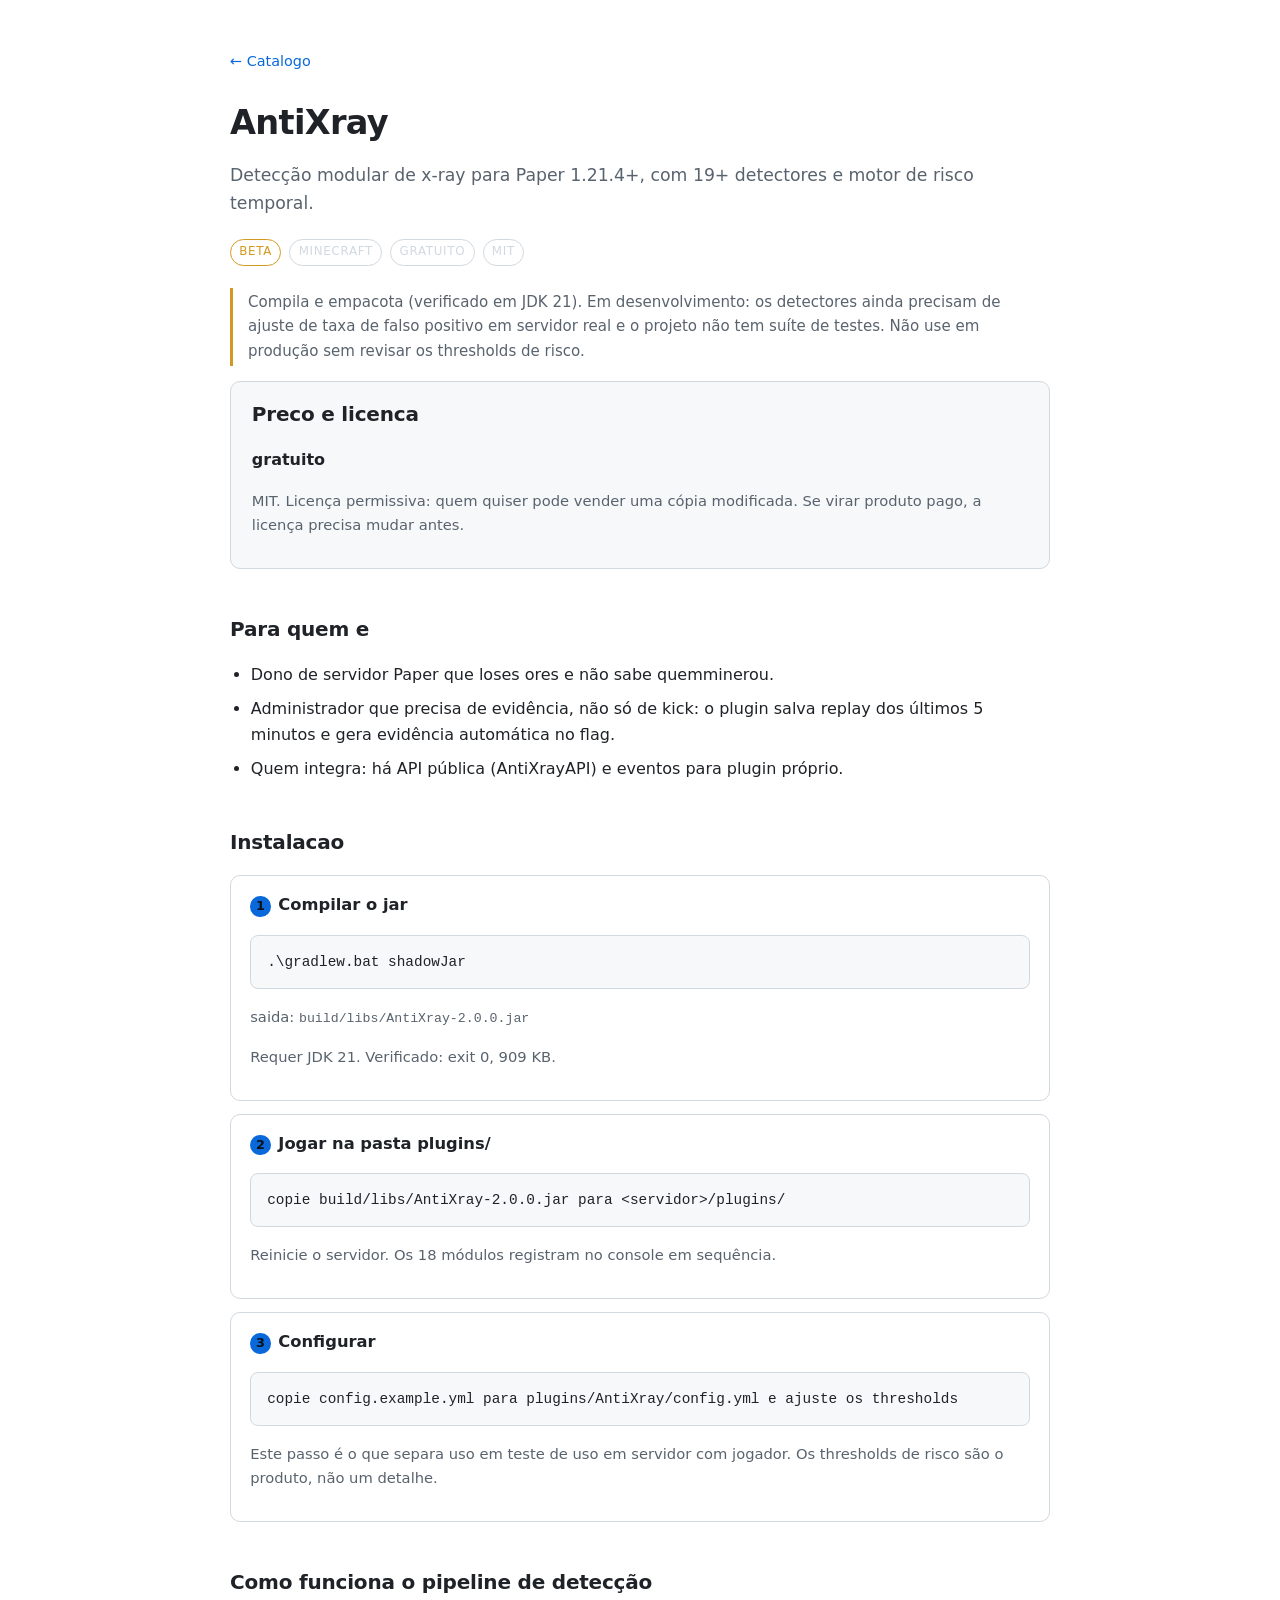
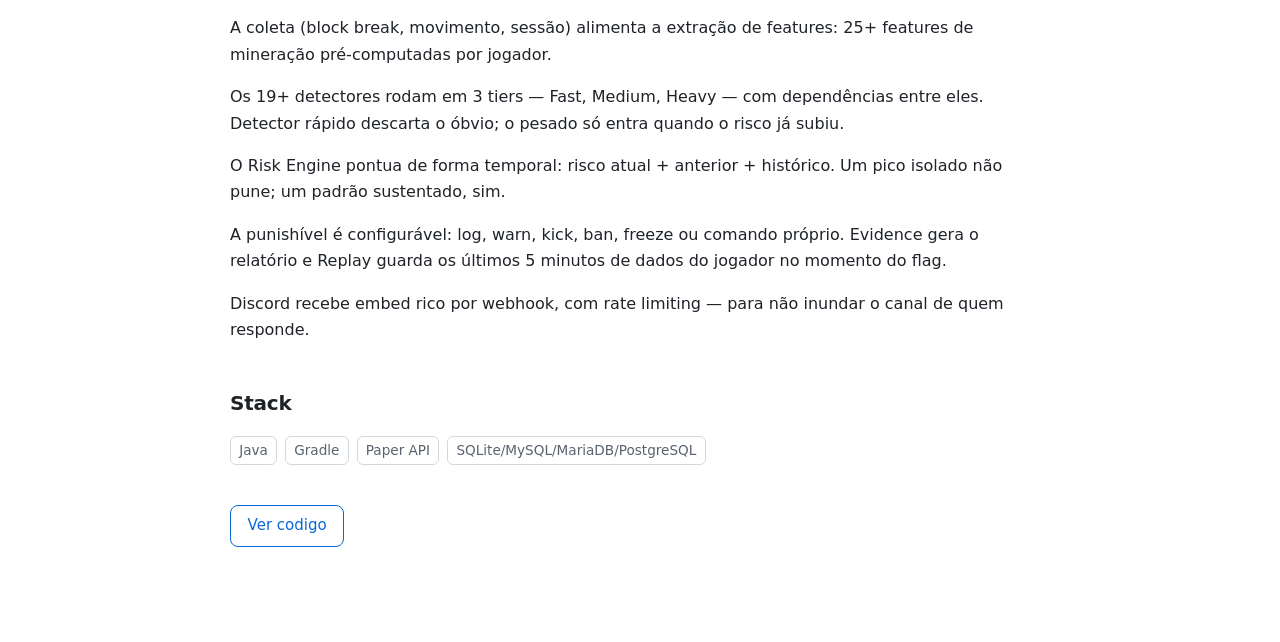
<file: catalogo/paginas/antixray.html>
<!DOCTYPE html>
<html lang="pt-BR">
<head>
<meta charset="UTF-8">
<meta name="viewport" content="width=device-width, initial-scale=1.0">
<title>AntiXray — Catalogo NZ</title>
<meta name="description" content="Detecção modular de x-ray para Paper 1.21.4+, com 19+ detectores e motor de risco temporal.">
<link rel="stylesheet" href="./catalogo.css">
</head>
<body>
<main>
  <a class="volta" href="./index.html">&larr; Catalogo</a>
  <h1>AntiXray</h1><p class="tagline">Detecção modular de x-ray para Paper 1.21.4+, com 19+ detectores e motor de risco temporal.</p><div class="meta">
      <span class="badge" style="--c:#d29922">Beta</span>
      <span class="badge neutro">Minecraft</span>
      <span class="badge neutro">gratuito</span>
      <span class="badge neutro">MIT</span>
    </div><p class="aviso">Compila e empacota (verificado em JDK 21). Em desenvolvimento: os detectores ainda precisam de ajuste de taxa de falso positivo em servidor real e o projeto não tem suíte de testes. Não use em produção sem revisar os thresholds de risco.</p>
  <section class="preco"><h2>Preco e licenca</h2><p><strong>gratuito</strong></p><p class="nota">MIT. Licença permissiva: quem quiser pode vender uma cópia modificada. Se virar produto pago, a licença precisa mudar antes.</p></section><section><h2>Para quem e</h2><ul><li>Dono de servidor Paper que loses ores e não sabe quemminerou.</li><li>Administrador que precisa de evidência, não só de kick: o plugin salva replay dos últimos 5 minutos e gera evidência automática no flag.</li><li>Quem integra: há API pública (AntiXrayAPI) e eventos para plugin próprio.</li></ul></section><section><h2>Instalacao</h2><ol class="passos"><li>
        <h3><span class="num">1</span>Compilar o jar</h3>
        <pre><code>.\gradlew.bat shadowJar</code></pre>
        <p class="saida">saida: <code>build/libs/AntiXray-2.0.0.jar</code></p>
        <p class="nota">Requer JDK 21. Verificado: exit 0, 909 KB.</p>
      </li><li>
        <h3><span class="num">2</span>Jogar na pasta plugins/</h3>
        <pre><code>copie build/libs/AntiXray-2.0.0.jar para &lt;servidor&gt;/plugins/</code></pre>
        
        <p class="nota">Reinicie o servidor. Os 18 módulos registram no console em sequência.</p>
      </li><li>
        <h3><span class="num">3</span>Configurar</h3>
        <pre><code>copie config.example.yml para plugins/AntiXray/config.yml e ajuste os thresholds</code></pre>
        
        <p class="nota">Este passo é o que separa uso em teste de uso em servidor com jogador. Os thresholds de risco são o produto, não um detalhe.</p>
      </li></ol></section><section><h2>Como funciona o pipeline de detecção</h2><p>A coleta (block break, movimento, sessão) alimenta a extração de features: 25+ features de mineração pré-computadas por jogador.</p><p>Os 19+ detectores rodam em 3 tiers — Fast, Medium, Heavy — com dependências entre eles. Detector rápido descarta o óbvio; o pesado só entra quando o risco já subiu.</p><p>O Risk Engine pontua de forma temporal: risco atual + anterior + histórico. Um pico isolado não pune; um padrão sustentado, sim.</p><p>A punishível é configurável: log, warn, kick, ban, freeze ou comando próprio. Evidence gera o relatório e Replay guarda os últimos 5 minutos de dados do jogador no momento do flag.</p><p>Discord recebe embed rico por webhook, com rate limiting — para não inundar o canal de quem responde.</p></section><section><h2>Stack</h2><p class="chips"><span class="chip">Java</span><span class="chip">Gradle</span><span class="chip">Paper API</span><span class="chip">SQLite/MySQL/MariaDB/PostgreSQL</span></p></section>
  <p class="links"><a class="btn" href="https://github.com/nz12two/antixray" target="_blank" rel="noopener">Ver codigo</a></p>
</main>
</body>
</html>
</file>
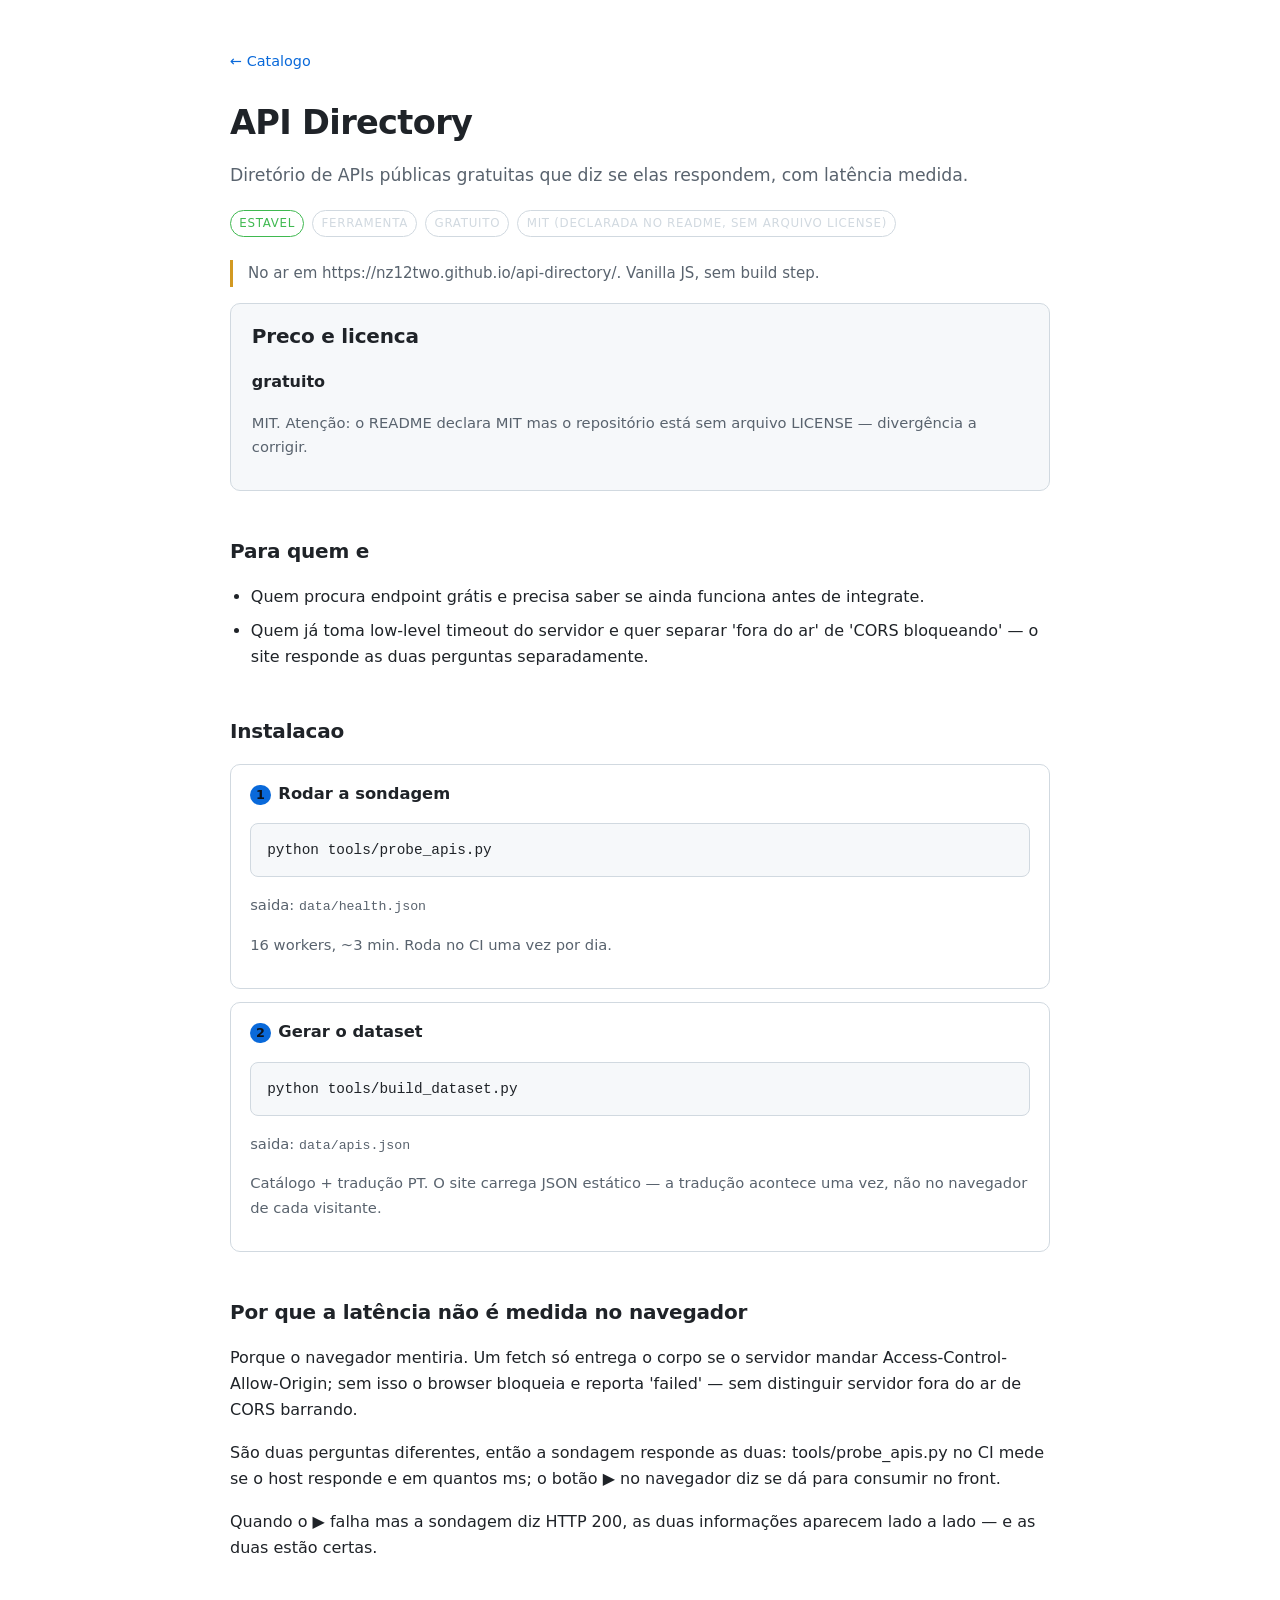
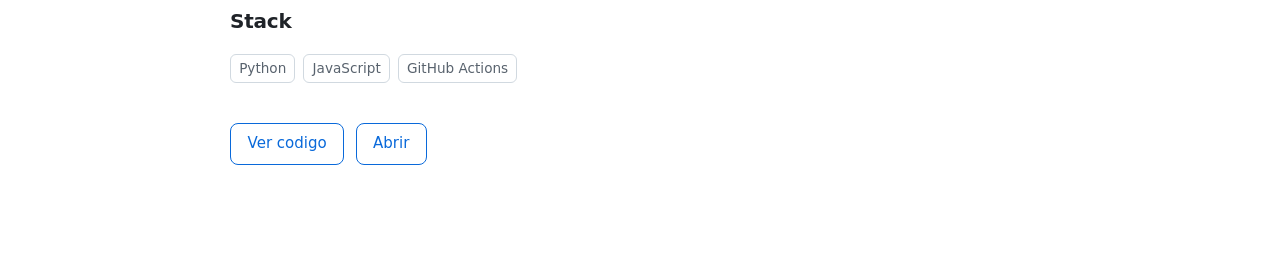
<file: catalogo/paginas/api-directory.html>
<!DOCTYPE html>
<html lang="pt-BR">
<head>
<meta charset="UTF-8">
<meta name="viewport" content="width=device-width, initial-scale=1.0">
<title>API Directory — Catalogo NZ</title>
<meta name="description" content="Diretório de APIs públicas gratuitas que diz se elas respondem, com latência medida.">
<link rel="stylesheet" href="./catalogo.css">
</head>
<body>
<main>
  <a class="volta" href="./index.html">&larr; Catalogo</a>
  <h1>API Directory</h1><p class="tagline">Diretório de APIs públicas gratuitas que diz se elas respondem, com latência medida.</p><div class="meta">
      <span class="badge" style="--c:#3fb950">Estavel</span>
      <span class="badge neutro">Ferramenta</span>
      <span class="badge neutro">gratuito</span>
      <span class="badge neutro">MIT (declarada no README, sem arquivo LICENSE)</span>
    </div><p class="aviso">No ar em https://nz12two.github.io/api-directory/. Vanilla JS, sem build step.</p>
  <section class="preco"><h2>Preco e licenca</h2><p><strong>gratuito</strong></p><p class="nota">MIT. Atenção: o README declara MIT mas o repositório está sem arquivo LICENSE — divergência a corrigir.</p></section><section><h2>Para quem e</h2><ul><li>Quem procura endpoint grátis e precisa saber se ainda funciona antes de integrate.</li><li>Quem já toma low-level timeout do servidor e quer separar 'fora do ar' de 'CORS bloqueando' — o site responde as duas perguntas separadamente.</li></ul></section><section><h2>Instalacao</h2><ol class="passos"><li>
        <h3><span class="num">1</span>Rodar a sondagem</h3>
        <pre><code>python tools/probe_apis.py</code></pre>
        <p class="saida">saida: <code>data/health.json</code></p>
        <p class="nota">16 workers, ~3 min. Roda no CI uma vez por dia.</p>
      </li><li>
        <h3><span class="num">2</span>Gerar o dataset</h3>
        <pre><code>python tools/build_dataset.py</code></pre>
        <p class="saida">saida: <code>data/apis.json</code></p>
        <p class="nota">Catálogo + tradução PT. O site carrega JSON estático — a tradução acontece uma vez, não no navegador de cada visitante.</p>
      </li></ol></section><section><h2>Por que a latência não é medida no navegador</h2><p>Porque o navegador mentiria. Um fetch só entrega o corpo se o servidor mandar Access-Control-Allow-Origin; sem isso o browser bloqueia e reporta 'failed' — sem distinguir servidor fora do ar de CORS barrando.</p><p>São duas perguntas diferentes, então a sondagem responde as duas: tools/probe_apis.py no CI mede se o host responde e em quantos ms; o botão ▶ no navegador diz se dá para consumir no front.</p><p>Quando o ▶ falha mas a sondagem diz HTTP 200, as duas informações aparecem lado a lado — e as duas estão certas.</p></section><section><h2>Stack</h2><p class="chips"><span class="chip">Python</span><span class="chip">JavaScript</span><span class="chip">GitHub Actions</span></p></section>
  <p class="links"><a class="btn" href="https://github.com/nz12two/api-directory" target="_blank" rel="noopener">Ver codigo</a><a class="btn" href="https://nz12two.github.io/api-directory/" target="_blank" rel="noopener">Abrir</a></p>
</main>
</body>
</html>
</file>
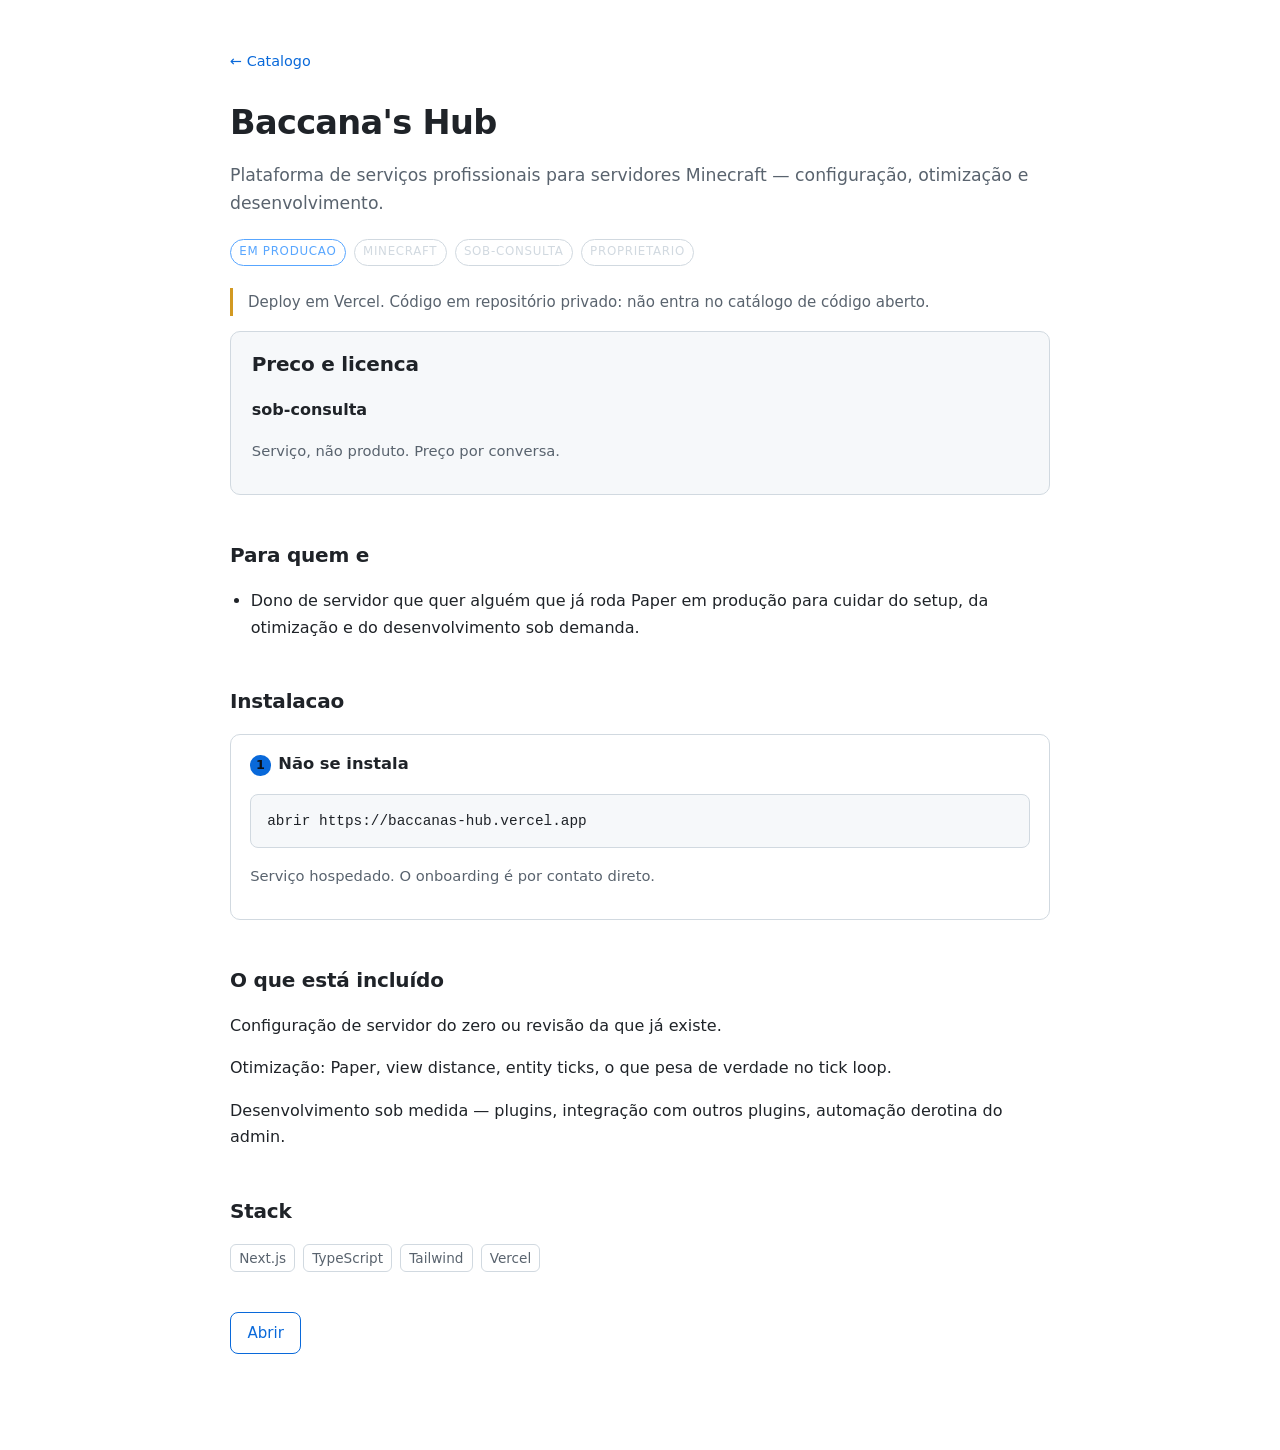
<file: catalogo/paginas/baccanas-hub.html>
<!DOCTYPE html>
<html lang="pt-BR">
<head>
<meta charset="UTF-8">
<meta name="viewport" content="width=device-width, initial-scale=1.0">
<title>Baccana's Hub — Catalogo NZ</title>
<meta name="description" content="Plataforma de serviços profissionais para servidores Minecraft — configuração, otimização e desenvolvimento.">
<link rel="stylesheet" href="./catalogo.css">
</head>
<body>
<main>
  <a class="volta" href="./index.html">&larr; Catalogo</a>
  <h1>Baccana's Hub</h1><p class="tagline">Plataforma de serviços profissionais para servidores Minecraft — configuração, otimização e desenvolvimento.</p><div class="meta">
      <span class="badge" style="--c:#58a6ff">Em producao</span>
      <span class="badge neutro">Minecraft</span>
      <span class="badge neutro">sob-consulta</span>
      <span class="badge neutro">proprietario</span>
    </div><p class="aviso">Deploy em Vercel. Código em repositório privado: não entra no catálogo de código aberto.</p>
  <section class="preco"><h2>Preco e licenca</h2><p><strong>sob-consulta</strong></p><p class="nota">Serviço, não produto. Preço por conversa.</p></section><section><h2>Para quem e</h2><ul><li>Dono de servidor que quer alguém que já roda Paper em produção para cuidar do setup, da otimização e do desenvolvimento sob demanda.</li></ul></section><section><h2>Instalacao</h2><ol class="passos"><li>
        <h3><span class="num">1</span>Não se instala</h3>
        <pre><code>abrir https://baccanas-hub.vercel.app</code></pre>
        
        <p class="nota">Serviço hospedado. O onboarding é por contato direto.</p>
      </li></ol></section><section><h2>O que está incluído</h2><p>Configuração de servidor do zero ou revisão da que já existe.</p><p>Otimização: Paper, view distance, entity ticks, o que pesa de verdade no tick loop.</p><p>Desenvolvimento sob medida — plugins, integração com outros plugins, automação derotina do admin.</p></section><section><h2>Stack</h2><p class="chips"><span class="chip">Next.js</span><span class="chip">TypeScript</span><span class="chip">Tailwind</span><span class="chip">Vercel</span></p></section>
  <p class="links"><a class="btn" href="https://baccanas-hub.vercel.app" target="_blank" rel="noopener">Abrir</a></p>
</main>
</body>
</html>
</file>
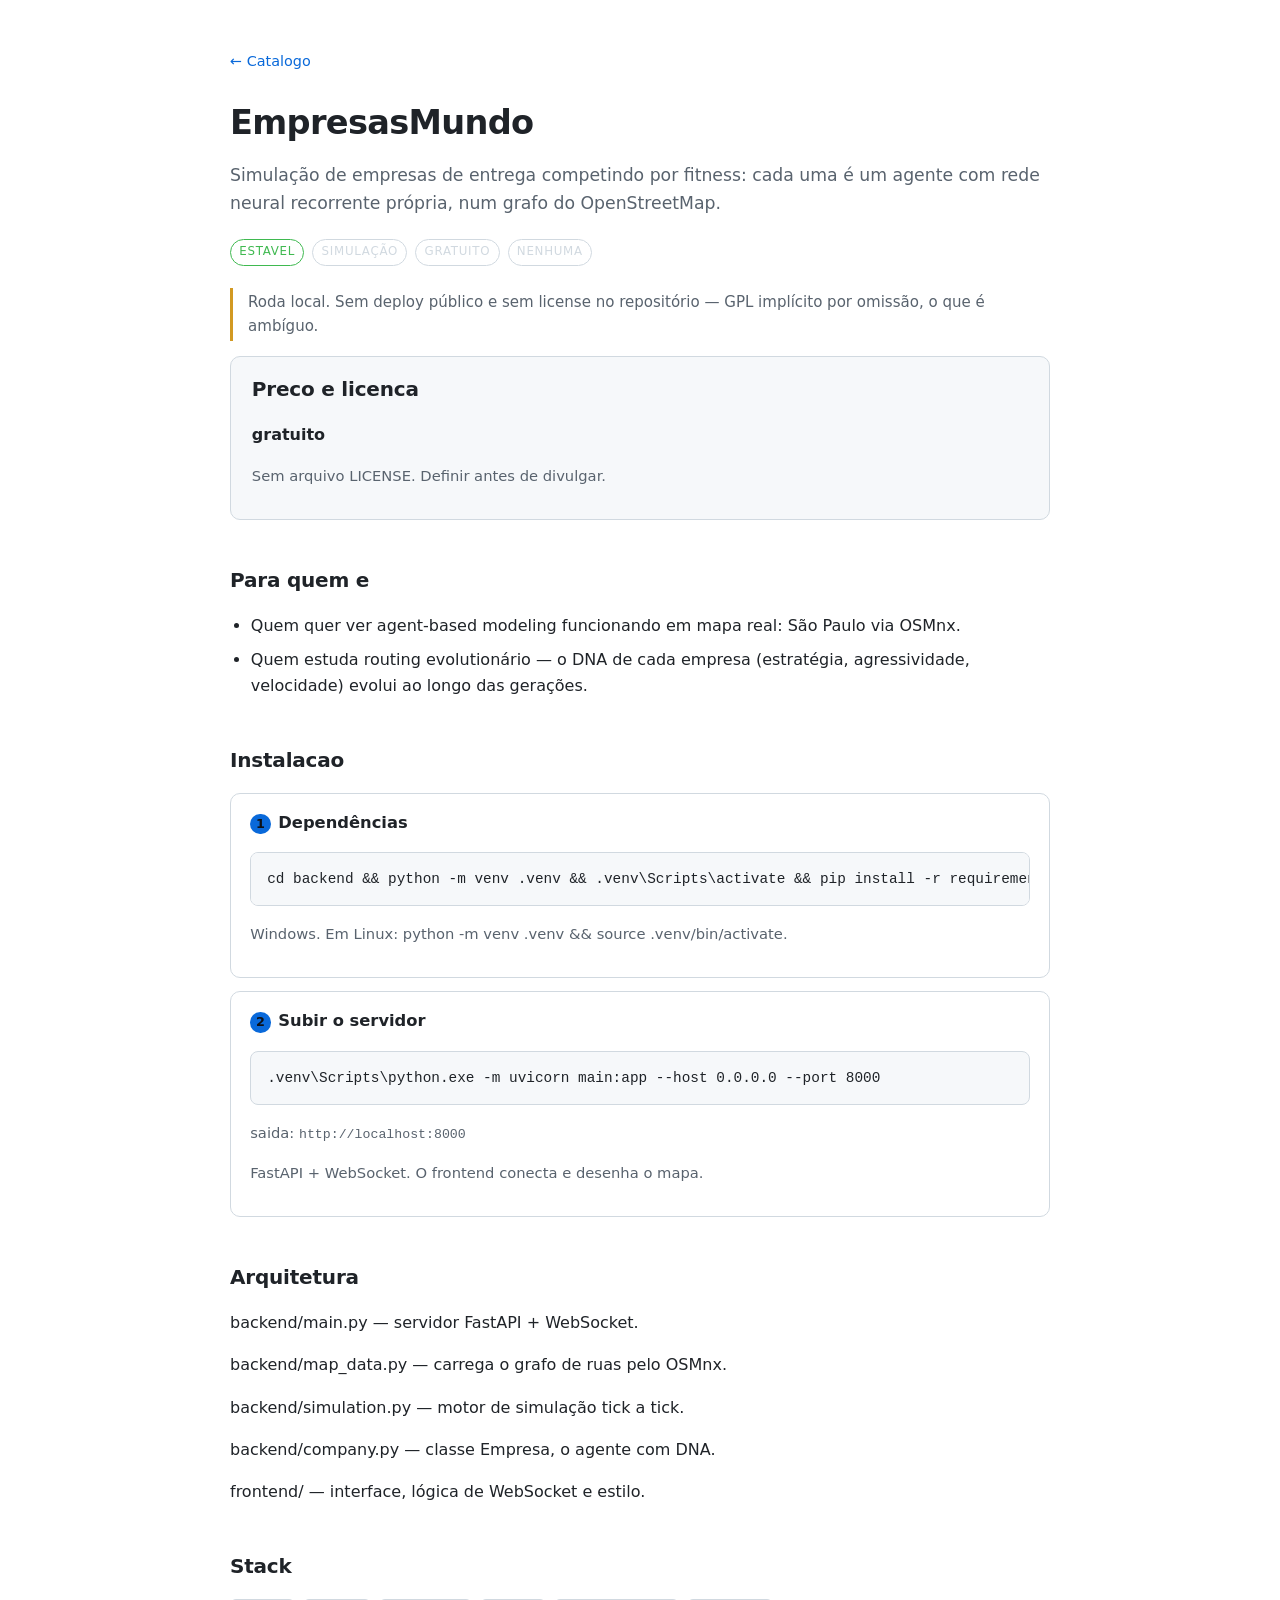
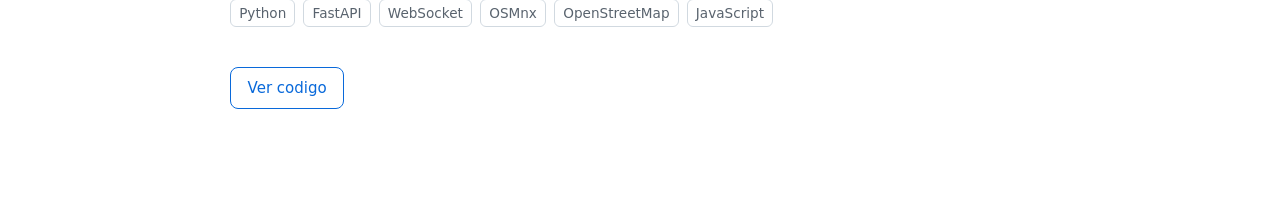
<file: catalogo/paginas/empresas-mundo.html>
<!DOCTYPE html>
<html lang="pt-BR">
<head>
<meta charset="UTF-8">
<meta name="viewport" content="width=device-width, initial-scale=1.0">
<title>EmpresasMundo — Catalogo NZ</title>
<meta name="description" content="Simulação de empresas de entrega competindo por fitness: cada uma é um agente com rede neural recorrente própria, num grafo do OpenStreetMap.">
<link rel="stylesheet" href="./catalogo.css">
</head>
<body>
<main>
  <a class="volta" href="./index.html">&larr; Catalogo</a>
  <h1>EmpresasMundo</h1><p class="tagline">Simulação de empresas de entrega competindo por fitness: cada uma é um agente com rede neural recorrente própria, num grafo do OpenStreetMap.</p><div class="meta">
      <span class="badge" style="--c:#3fb950">Estavel</span>
      <span class="badge neutro">Simulação</span>
      <span class="badge neutro">gratuito</span>
      <span class="badge neutro">nenhuma</span>
    </div><p class="aviso">Roda local. Sem deploy público e sem license no repositório — GPL implícito por omissão, o que é ambíguo.</p>
  <section class="preco"><h2>Preco e licenca</h2><p><strong>gratuito</strong></p><p class="nota">Sem arquivo LICENSE. Definir antes de divulgar.</p></section><section><h2>Para quem e</h2><ul><li>Quem quer ver agent-based modeling funcionando em mapa real: São Paulo via OSMnx.</li><li>Quem estuda routing evolutionário — o DNA de cada empresa (estratégia, agressividade, velocidade) evolui ao longo das gerações.</li></ul></section><section><h2>Instalacao</h2><ol class="passos"><li>
        <h3><span class="num">1</span>Dependências</h3>
        <pre><code>cd backend &amp;&amp; python -m venv .venv &amp;&amp; .venv\Scripts\activate &amp;&amp; pip install -r requirements.txt</code></pre>
        
        <p class="nota">Windows. Em Linux: python -m venv .venv &amp;&amp; source .venv/bin/activate.</p>
      </li><li>
        <h3><span class="num">2</span>Subir o servidor</h3>
        <pre><code>.venv\Scripts\python.exe -m uvicorn main:app --host 0.0.0.0 --port 8000</code></pre>
        <p class="saida">saida: <code>http://localhost:8000</code></p>
        <p class="nota">FastAPI + WebSocket. O frontend conecta e desenha o mapa.</p>
      </li></ol></section><section><h2>Arquitetura</h2><p>backend/main.py — servidor FastAPI + WebSocket.</p><p>backend/map_data.py — carrega o grafo de ruas pelo OSMnx.</p><p>backend/simulation.py — motor de simulação tick a tick.</p><p>backend/company.py — classe Empresa, o agente com DNA.</p><p>frontend/ — interface, lógica de WebSocket e estilo.</p></section><section><h2>Stack</h2><p class="chips"><span class="chip">Python</span><span class="chip">FastAPI</span><span class="chip">WebSocket</span><span class="chip">OSMnx</span><span class="chip">OpenStreetMap</span><span class="chip">JavaScript</span></p></section>
  <p class="links"><a class="btn" href="https://github.com/nz12two/empresas-mundo" target="_blank" rel="noopener">Ver codigo</a></p>
</main>
</body>
</html>
</file>
<file: css/studio.css>
/* NZ Studios — stylesheet. Reforma do portfolio: one-page curto, vítrine
   lendo catalogo/dados/catalogo.js direto. O site antigo continua em
   catalogo/<slug>.html — os cartões da vitrine ligam neles. */

:root {
  color-scheme: dark;
  --bg: #0d0e13;
  --bg-2: #14151c;
  --panel: rgba(255,255,255,.035);
  --panel-2: rgba(255,255,255,.055);
  --line: rgba(255,255,255,.09);
  --line-hi: rgba(255,255,255,.16);
  --tx: #f1efe9;
  --tx-2: #a3a19b;
  --tx-3: #6f6e6a;
  /* acento herdado do site antigo — hex primeiro (fallback), oklch por cima
     (declaração que o navegador não entende é descartada: sem oklch, fica o hex) */
  --acc: #ff9d36;
  --acc-soft: rgba(255, 157, 54, 0.12);
  --acc-line: rgba(255, 157, 54, 0.35);
  --acc: oklch(0.78 0.16 62);
  --acc-soft: oklch(0.78 0.16 62 / 0.12);
  --acc-line: oklch(0.78 0.16 62 / 0.35);
  --r: 14px;
  --ease: cubic-bezier(0.4, 0, 0.2, 1);
  --gut: clamp(20px, 4.5vw, 56px);
}
* { margin: 0; padding: 0; box-sizing: border-box; }
html { scroll-behavior: smooth; }
body {
  background: var(--bg);
  color: var(--tx);
  font-family: "Bricolage Grotesque", system-ui, sans-serif;
  font-weight: 400;
  line-height: 1.55;
  overflow-x: hidden;
}
::selection { background: var(--acc-line); }
a { color: inherit; text-decoration: none; }
.mono { font-family: "JetBrains Mono", monospace; }

/* barra de progresso de leitura — a única coisa que se move com o scroll */
.progress { position: fixed; top: 0; left: 0; right: 0; height: 2px; z-index: 60; background: transparent; }
.progress i { display: block; height: 100%; width: 100%; background: var(--acc); transform: scaleX(0); transform-origin: left; }

/* badge de versão — some quando o site sobe de vez */
.beta {
  position: fixed; bottom: 14px; right: 14px; z-index: 50;
  font-size: 0.62rem; letter-spacing: 0.05em; color: var(--tx-3);
  border: 1px solid var(--line); border-radius: 999px;
  padding: 5px 11px; background: rgba(13,14,19,.8); backdrop-filter: blur(8px);
}

/* ===== barra de topo ===== */
.bar {
  position: fixed; top: 0; left: 0; right: 0; z-index: 40;
  border-bottom: 1px solid transparent;
  transition: background .4s var(--ease), border-color .4s var(--ease);
}
.bar.compacta { background: rgba(13,14,19,.75); backdrop-filter: blur(14px); border-color: var(--line); }
.bar__in {
  max-width: 1120px; margin: 0 auto; padding: 0 var(--gut);
  height: 58px; display: flex; align-items: center; gap: 24px;
}
.brand { display: flex; align-items: center; gap: 9px; font-weight: 700; font-size: 0.98rem; letter-spacing: -0.01em; }
.brand svg { width: 20px; height: 20px; color: var(--acc); }
.bar nav { margin-left: auto; display: flex; gap: 4px; }
.bar nav a {
  font-size: 0.82rem; color: var(--tx-2); padding: 7px 12px; border-radius: 8px;
  transition: color .2s, background .2s;
}
.bar nav a:hover { color: var(--tx); background: var(--panel-2); }
.bar .gh { color: var(--tx-2); display: flex; align-items: center; padding: 7px; border-radius: 8px; }
.bar .gh:hover { color: var(--tx); background: var(--panel-2); }

/* ===== hero ===== */
.hero {
  max-width: 1120px; margin: 0 auto;
  padding: clamp(96px, 14vh, 140px) var(--gut) 40px;
  display: grid; grid-template-columns: 1.1fr 0.9fr;
  gap: clamp(28px, 5vw, 64px); align-items: center;
}
.hero__ov { font-size: 0.78rem; color: var(--tx-3); margin-bottom: 18px; display: flex; align-items: center; gap: 10px; }
.hero__ov i { display: inline-block; width: 26px; height: 1px; background: var(--acc-line); }
.hero h1 {
  font-size: clamp(2.6rem, 7.2vw, 4.6rem);
  font-weight: 800; letter-spacing: -0.035em; line-height: 0.98;
}
.hero h1 .ponto { color: var(--acc); }
.hero__sub { margin-top: 18px; max-width: 560px; font-size: clamp(0.98rem, 1.5vw, 1.12rem); color: var(--tx-2); }
.hero__sub b { color: var(--tx); font-weight: 600; }
.hero__cta { margin-top: 30px; display: flex; gap: 12px; flex-wrap: wrap; }

/* terminal do hero — o momento de load é o terminal digitando */
.term {
  background: var(--bg-2); border: 1px solid var(--line); border-radius: 12px;
  overflow: hidden; max-width: 470px; width: 100%; justify-self: end;
  font-family: "JetBrains Mono", monospace; font-size: 0.74rem;
  box-shadow: 0 24px 70px rgba(0,0,0,.45);
}
.term__hd {
  display: flex; gap: 6px; padding: 10px 14px; align-items: center;
  border-bottom: 1px solid var(--line); background: rgba(255,255,255,.03);
}
.term__hd i { width: 9px; height: 9px; border-radius: 50%; background: var(--line-hi); }
.term__hd i:first-child { background: var(--acc); opacity: .8; }
.term__hd span { margin-left: 8px; font-size: 0.6rem; color: var(--tx-3); letter-spacing: 0.06em; }
.term__body { padding: 16px 18px 18px; line-height: 1.9; white-space: pre-wrap; }
.term .cm { color: var(--tx); }
.term .cm::before { content: "$ "; color: var(--tx-3); }
.term .out { color: var(--tx-2); }
.term .hl { color: var(--acc); }
.term .caret::after { content: "▌"; color: var(--acc); animation: pisca 1.05s steps(1) infinite; }
@keyframes pisca { 50% { opacity: 0; } }
@media (prefers-reduced-motion: reduce) { .term .caret::after { animation: none; } }

/* linha única de provas */
.prova-linha {
  grid-column: 1; margin-top: 10px; display: flex; gap: 4px 22px; flex-wrap: wrap;
  font-family: "JetBrains Mono", monospace; font-size: 0.72rem; color: var(--tx-3);
}
.prova-linha b { color: var(--tx); font-weight: 500; font-variant-numeric: tabular-nums; }
.prova-linha em b { color: inherit; }
.prova-linha i { font-style: normal; color: var(--tx-3); }
.prova-linha em { font-style: normal; color: var(--acc); }

/* ===== seções ===== */
.btn {
  display: inline-flex; align-items: center; gap: 8px;
  font-size: 0.9rem; font-weight: 600; padding: 12px 22px; border-radius: 10px;
  transition: transform .25s var(--ease), background .25s, border-color .25s;
}
.btn:active { transform: translateY(1px) scale(0.99); }
.btn--solo { background: var(--acc); color: #17120a; }
.btn--solo:hover { transform: translateY(-2px); background: #ffaa46; }
.btn--fantasma { border: 1px solid var(--line-hi); color: var(--tx-2); }
.btn--fantasma:hover { border-color: var(--acc-line); color: var(--tx); transform: translateY(-2px); }
/* entrada suave da página no load */
body { animation: entrada .7s var(--ease) both; }
@keyframes entrada { from { opacity: 0; transform: translateY(8px); } to { opacity: 1; transform: none; } }
.aberto .ae { animation: sobe .55s var(--ease) forwards; }
.aberto .hero__ov { animation-delay: .05s; }
.aberto h1 { animation-delay: .12s; }
.aberto .hero__sub { animation-delay: .24s; }
.aberto .hero__cta { animation-delay: .34s; }
.aberto .prova-linha { animation-delay: .44s; }
.aberto .term { animation: sobe .6s var(--ease) .3s backwards; }
@keyframes sobe { to { opacity: 1; transform: none; } }
@keyframes aparece { from { opacity: 0; transform: translateY(14px); } to { opacity: 1; transform: none; } }

/* ===== seções ===== */
.sec { max-width: 1120px; margin: 0 auto; padding: clamp(64px, 10vw, 110px) var(--gut) 0; }
.sec__top { display: flex; align-items: baseline; gap: 18px; margin-bottom: 34px; flex-wrap: wrap; }
.sec__top h2 { font-size: clamp(1.5rem, 3.4vw, 2.2rem); font-weight: 700; letter-spacing: -0.025em; }
.sec__top .n { font-size: 0.74rem; color: var(--tx-3); }
.sec__top p { width: 100%; max-width: 520px; font-size: 0.92rem; color: var(--tx-2); }
.sec__top .mais {
  margin-left: auto; font-family: "JetBrains Mono", monospace; font-size: 0.72rem;
  color: var(--tx-3); border-bottom: 1px solid var(--line); padding-bottom: 2px;
  transition: color .2s, border-color .2s; white-space: nowrap;
}
.sec__top .mais:hover { color: var(--acc); border-color: var(--acc-line); }

/* ===== vitrine ===== */
.filtros { display: flex; gap: 8px; flex-wrap: wrap; margin-bottom: 26px; }
.filtro {
  font-family: "JetBrains Mono", monospace; font-size: 0.72rem;
  color: var(--tx-2); background: var(--panel); border: 1px solid var(--line);
  border-radius: 999px; padding: 7px 15px; cursor: pointer;
  transition: all .25s var(--ease);
}
.filtro:hover { border-color: var(--line-hi); color: var(--tx); }
.filtro.on { background: var(--acc-soft); border-color: var(--acc-line); color: var(--acc); }
.grid-proj { display: grid; grid-template-columns: repeat(2, 1fr); gap: 14px; perspective: 900px; }
.proj {
  --rx: 0deg; --ry: 0deg;
  position: relative; overflow: hidden;
  background: var(--panel); border: 1px solid var(--line); border-radius: var(--r);
  padding: 26px 26px 22px;
  display: flex; flex-direction: column; gap: 12px; min-height: 210px;
  transform: rotateX(var(--rx)) rotateY(var(--ry));
  transition: transform .35s var(--ease), border-color .3s, background .3s, opacity .3s;
  animation: aparece .45s var(--ease) backwards;
  animation-delay: calc(var(--i, 0) * 60ms);
  will-change: transform;
}
.proj:hover { border-color: var(--acc-line); background: var(--panel-2); }
.proj--destaque { grid-column: span 2; min-height: 240px; }
.proj__tipo {
  font-family: "JetBrains Mono", monospace; font-size: 0.66rem; letter-spacing: 0.06em;
  color: var(--acc); width: fit-content;
  border: 1px solid var(--acc-line); background: var(--acc-soft);
  border-radius: 999px; padding: 3px 10px;
}
.proj h3 { font-size: 1.35rem; font-weight: 700; letter-spacing: -0.02em; display: flex; align-items: center; gap: 10px; }
.proj--destaque h3 { font-size: 1.7rem; }
.proj h3 svg { width: 15px; height: 15px; color: var(--tx-3); transition: transform .25s, color .25s; }
.proj:hover h3 svg { color: var(--acc); transform: translate(2px, -2px); }
.proj p { font-size: 0.9rem; color: var(--tx-2); max-width: 540px; }
.proj--destaque p { max-width: 640px; }
.proj__p { margin-top: auto; font-family: "JetBrains Mono", monospace; font-size: 0.7rem; color: var(--tx-3); }
.proj__p b { color: var(--tx); font-weight: 500; font-size: 0.78rem; }
.vazio { color: var(--tx-3); font-size: 0.88rem; padding: 30px 0; }

/* ===== stack ===== */
.stack { display: grid; grid-template-columns: 1fr 1fr; gap: 8px 40px; }
.stk {
  display: grid; grid-template-columns: 130px 1fr 34px; align-items: center; gap: 14px;
  padding: 9px 0; border-bottom: 1px solid var(--line); font-size: 0.86rem;
}
.stk b { font-weight: 500; color: var(--tx-2); white-space: nowrap; overflow: hidden; text-overflow: ellipsis; }
.stk .barra { height: 3px; border-radius: 2px; background: var(--panel-2); position: relative; overflow: hidden; }
.stk .barra i {
  position: absolute; inset: 0 auto 0 0; border-radius: 2px; background: var(--acc);
  transform: scaleX(var(--v, 1)); transform-origin: left; transition: transform 1s var(--ease);
}
.stk .n { font-family: "JetBrains Mono", monospace; font-size: 0.7rem; color: var(--tx-3); text-align: right; }
.stk__nota { grid-column: 1 / -1; font-size: 0.72rem; color: var(--tx-3); margin-top: 10px; }

/* ===== sobre ===== */
.duo { display: grid; grid-template-columns: 1.3fr 1fr; gap: 46px; }
.duo p { font-size: 0.94rem; color: var(--tx-2); margin-bottom: 14px; max-width: 520px; }
.duo p b { color: var(--tx); }
.svc {
  border-left: 2px solid var(--acc-line); padding-left: 18px; margin-bottom: 22px;
  animation: aparece .5s var(--ease) backwards;
  animation-delay: calc(var(--i, 0) * 80ms);
  animation-play-state: paused;
  transition: border-color .25s, transform .25s;
}
.svc:nth-child(1) { --i: 0; }
.svc:nth-child(2) { --i: 1; }
.svc:nth-child(3) { --i: 2; }
.svc:hover { border-color: var(--acc); transform: translateX(3px); }
.svc h4 { font-size: 0.98rem; font-weight: 600; margin-bottom: 3px; }
.svc p { font-size: 0.84rem; margin: 0; color: var(--tx-2); }

/* ===== contato ===== */
.final { text-align: center; padding-bottom: clamp(70px, 10vw, 120px); }
.final h2 {
  font-size: clamp(2.1rem, 6vw, 3.8rem); font-weight: 800; letter-spacing: -0.03em;
  max-width: 720px; margin: 0 auto 16px; line-height: 1.05;
}
.final p { color: var(--tx-2); max-width: 440px; margin: 0 auto 30px; }
.final .hero__cta { justify-content: center; }
.links { margin-top: 46px; display: flex; justify-content: center; gap: 26px; flex-wrap: wrap; }
.links a {
  font-family: "JetBrains Mono", monospace; font-size: 0.72rem; color: var(--tx-3);
  border-bottom: 1px solid transparent; padding-bottom: 2px; transition: color .2s, border-color .2s;
}
.links a:hover { color: var(--acc); border-color: var(--acc-line); }

/* faixa do catálogo na home — o link não fica escondido no "mais" */
.band {
  display: grid; grid-template-columns: 1.4fr 1fr; gap: 30px; align-items: center;
  background: var(--panel); border: 1px solid var(--acc-line); border-radius: var(--r);
  padding: clamp(24px, 4vw, 44px);
}
.band h2 { font-size: clamp(1.4rem, 3vw, 2rem); font-weight: 700; letter-spacing: -0.02em; margin: 6px 0 8px; }
.band p { color: var(--tx-2); font-size: 0.9rem; max-width: 420px; }
.band__cta { display: flex; justify-content: flex-end; }
@media (max-width: 820px) {
  .band { grid-template-columns: 1fr; }
  .band__cta { justify-content: flex-start; }
}

/* reveal no scroll — só o cabeçalho de seção, um por vez */
.rv { opacity: 0; transform: translateY(26px); transition: opacity .6s var(--ease), transform .6s var(--ease); }
.rv.on { opacity: 1; transform: none; }

footer {
  border-top: 1px solid var(--line);
  padding: 20px var(--gut); max-width: 1120px; margin: 0 auto;
  display: flex; justify-content: space-between; gap: 12px; flex-wrap: wrap;
  font-family: "JetBrains Mono", monospace; font-size: 0.68rem; color: var(--tx-3);
}
footer a:hover { color: var(--acc); }

/* ===== movimento ==============================================
   O site é estático por natureza; o movimento aqui só marca hierarquia:
   nada pisca, nada roda em loop rápido, nada compete com a leitura. */

/* aurora de fundo: uma cor só, muito diluída, presa atrás do conteúdo */
body::before {
  content: "";
  position: fixed; inset: 0; z-index: -1; pointer-events: none;
  background:
    radial-gradient(60vw 50vh at 15% -5%, color-mix(in srgb, var(--acc) 16%, transparent), transparent 70%),
    radial-gradient(50vw 40vh at 90% 8%, color-mix(in srgb, var(--acc) 9%, transparent), transparent 72%);
  opacity: .9;
}

/* reveal escalonado: um passo por irmão, na ordem em que aparecem */
.rv { transition-delay: calc(var(--d, 0) * 90ms); }
.proj.vivo { animation: none; }

/* prateleiras, timeline, stack e serviços ficam abaixo da dobra: esperam o .rv virar .on.
   Precisa de `*` e não de lista de filhos: #linhaTempo é `linha-tempo rv` no MESMO elemento,
   então `.rv.on .linha-tempo li` nunca casava e os itens ficavam paused (opacity 0) para sempre. */
.rv.on * { animation-play-state: running; }

/* carrossel: faixa horizontal de produtos, arrastável, com setas */
.carrossel-wrap {
  position: relative; margin-top: 46px;
}
.carrossel {
  display: flex; gap: 12px;
  overflow-x: auto; scroll-behavior: smooth;
  scroll-snap-type: x mandatory;
  padding: 16px 0 20px;
  scrollbar-width: thin; scrollbar-color: var(--line-hi) transparent;
}
.carrossel::-webkit-scrollbar { height: 4px; }
.carrossel::-webkit-scrollbar-thumb { background: var(--line-hi); border-radius: 4px; }
.carrossel::before, .carrossel::after {
  content: ""; position: sticky; top: 0; bottom: 0; width: 60px; flex: 0 0 auto;
  pointer-events: none; z-index: 2; align-self: stretch;
}
.carrossel::before { left: 0; background: linear-gradient(90deg, var(--bg), transparent); margin-left: -60px; }
.carrossel::after { right: 0; background: linear-gradient(270deg, var(--bg), transparent); margin-right: -60px; }
.carrossel-card {
  flex: 0 0 auto; width: 260px; scroll-snap-align: start;
  background: var(--panel); border: 1px solid var(--line); border-radius: var(--r);
  padding: 18px 18px 16px; display: flex; flex-direction: column; gap: 10px;
  transition: transform .3s var(--ease), border-color .3s, background .3s;
}
.carrossel-card:hover { transform: translateY(-3px); border-color: var(--acc-line); background: var(--panel-2); }
.carrossel-card__tag {
  font-family: "JetBrains Mono", monospace; font-size: 0.62rem; letter-spacing: .06em;
  color: var(--acc); width: fit-content;
  border: 1px solid var(--acc-line); background: var(--acc-soft);
  border-radius: 999px; padding: 3px 9px;
}
.carrossel-card__nome { font-size: 1.02rem; font-weight: 700; letter-spacing: -0.01em; }
.carrossel-card__prova { font-family: "JetBrains Mono", monospace; font-size: 0.7rem; color: var(--tx-2); }
.carrossel-card__prova b { color: var(--acc); font-weight: 600; }
.carrossel-card__seta { margin-left: auto; color: var(--tx-3); transition: transform .2s var(--ease), color .2s; }
.carrossel-card:hover .carrossel-card__seta { color: var(--acc); transform: translate(3px, -3px); }
.carrossel-btn {
  position: absolute; top: 50%; transform: translateY(-50%);
  width: 38px; height: 38px; border-radius: 50%;
  background: rgba(13,14,19,.85); border: 1px solid var(--line-hi);
  color: var(--tx); display: grid; place-items: center; cursor: pointer; z-index: 3;
  backdrop-filter: blur(8px); transition: background .2s, transform .2s, border-color .2s;
}
.carrossel-btn:hover { background: var(--panel-2); border-color: var(--acc-line); transform: translateY(-50%) scale(1.06); }
.carrossel-btn--prev { left: -8px; }
.carrossel-btn--next { right: -8px; }
.carrossel-btn svg { width: 16px; height: 16px; }
@media (max-width: 640px) {
  .carrossel-btn { display: none; }
  .carrossel-card { width: 230px; }
}
@media (prefers-reduced-motion: reduce) {
  .carrossel { scroll-behavior: auto; }
  .carrossel-card { transition: none; }
}

/* prateleiras do marketplace: a categoria existe antes do item */
.prateleiras {
  display: grid; grid-template-columns: repeat(3, 1fr); gap: 10px;
}
.prateleira {
  display: flex; align-items: center; gap: 12px;
  background: var(--panel); border: 1px solid var(--line); border-radius: var(--r);
  padding: 15px 16px; transition: transform .3s var(--ease), border-color .3s, background .3s;
  animation: aparece .5s var(--ease) backwards;
  animation-delay: calc(var(--i, 0) * 55ms);
  animation-play-state: paused;
}
.prateleira:hover { transform: translateY(-2px); border-color: var(--acc-line); background: var(--panel-2); }
.prateleira__ic {
  display: grid; place-items: center; flex: none;
  width: 34px; height: 34px; border-radius: 9px;
  background: var(--acc-soft); color: var(--acc); border: 1px solid var(--acc-line);
}
.prateleira__txt { display: flex; flex-direction: column; gap: 2px; min-width: 0; }
.prateleira__txt b { font-size: 0.9rem; font-weight: 600; }
.prateleira__txt .mono { font-size: 0.66rem; color: var(--tx-3); letter-spacing: .04em; }
.prateleira--vazio { border-style: dashed; background: transparent; }
.prateleira--vazio .prateleira__ic { background: transparent; border-color: var(--line); color: var(--tx-3); }
.prateleira--vazio .prateleira__txt b { color: var(--tx-2); font-weight: 500; }

/* linha do tempo: quando cada produto entrou no ar */
.linha-tempo { list-style: none; margin-top: 34px; display: grid; gap: 0; }
.linha-tempo li {
  display: grid; grid-template-columns: 110px 190px 1fr; gap: 14px; align-items: baseline;
  padding: 13px 0 13px 20px; border-top: 1px solid var(--line); position: relative;
  animation: aparece .5s var(--ease) backwards;
  animation-delay: calc(var(--i, 0) * 55ms);
  animation-play-state: paused;
}
.linha-tempo li::before {
  content: ""; position: absolute; left: 0; top: 21px;
  width: 7px; height: 7px; border-radius: 50%;
  background: var(--acc); box-shadow: 0 0 0 4px var(--acc-soft);
}
.linha-tempo time { font-size: 0.7rem; color: var(--tx-3); letter-spacing: .04em; }
.linha-tempo a { display: flex; align-items: baseline; gap: 8px; transition: color .2s; }
.linha-tempo a:hover b { color: var(--acc); }
.linha-tempo a b { font-size: 0.92rem; font-weight: 600; }
.linha-tempo a .mono { font-size: 0.64rem; color: var(--tx-3); letter-spacing: .05em; text-transform: uppercase; }
.linha-tempo p { font-size: 0.82rem; color: var(--tx-2); margin: 0; }

/* stack vira tile: ícone da tecnologia + contagem, não só uma barra solta */
.stack { gap: 8px; }
.stk {
  grid-template-columns: 22px minmax(70px, 1fr) minmax(40px, 1.1fr) 34px;
  gap: 12px; padding: 10px 13px;
  background: var(--panel); border: 1px solid var(--line); border-radius: 10px;
  animation: aparece .5s var(--ease) backwards;
  animation-delay: calc(var(--i, 0) * 28ms);
  animation-play-state: paused;
}
.stk:hover { border-color: var(--acc-line); }
.stk__ic { color: var(--tx-3); display: grid; place-items: center; }
.stk:hover .stk__ic { color: var(--acc); }
.stk .barra { height: 4px; }
.ico { display: block; }

/* botão de entrar: existe, mas ainda fechado */
.nav-entrar { display: inline-flex; align-items: center; gap: 7px; }
.breve {
  font-style: normal; font-size: 0.56rem; letter-spacing: .08em; text-transform: uppercase;
  color: var(--tx-3); border: 1px solid var(--line); border-radius: 999px;
  padding: 2px 6px; line-height: 1.3;
}

/* Discord flutuante: o caminho de contato sempre ao alcance do polegar */
.disc {
  position: fixed; right: 18px; bottom: 18px; z-index: 60;
  display: inline-flex; align-items: center; gap: 8px;
  background: var(--panel-2); border: 1px solid var(--acc-line); border-radius: 999px;
  padding: 9px 15px 9px 12px; color: var(--tx); font-size: 0.78rem; font-weight: 500;
  box-shadow: 0 8px 24px rgba(0, 0, 0, .45);
  transition: transform .25s var(--ease), background .3s, border-color .3s;
}
.disc svg { width: 17px; height: 17px; color: var(--acc); }
.disc:hover { transform: translateY(-2px); background: var(--acc-soft); }
.foot-links { display: inline-flex; gap: 16px; flex-wrap: wrap; }

/* ===== responsivo ===== */
@media (max-width: 820px) {
  .grid-proj, .duo, .stack { grid-template-columns: 1fr; }
  .proj--destaque { grid-column: span 1; }
  .bar nav { display: none; }
  .hero { grid-template-columns: 1fr; gap: 34px; }
  .term { justify-self: stretch; max-width: none; }
  .prateleiras { grid-template-columns: repeat(2, 1fr); }
  .linha-tempo li { grid-template-columns: 90px 1fr; row-gap: 4px; }
  .linha-tempo p { grid-column: 1 / -1; }
}
@media (max-width: 620px) {
  .prateleiras { grid-template-columns: 1fr; }
  .linha-tempo li { grid-template-columns: 1fr; }
  .stk { grid-template-columns: 20px 1fr 34px; }
  .stk .barra { display: none; }
  .disc { right: 12px; bottom: 12px; padding: 10px; }
  .disc span { display: none; }
  .marquee { margin-top: 34px; }
}
@media (prefers-reduced-motion: reduce) {
  * { animation: none !important; transition: none !important; }
  .ae, .rv { opacity: 1; transform: none; }
  html { scroll-behavior: auto; }
}
</file>
<file: css/catalogo.css>
/* Catálogo completo — listagem única com console de busca/filtro.
   Reusa studio.css. O painel NÃO acompanha o scroll: fica no topo da lista
   e o filtro compartilhado via URL (?f=...&v=...) é a parte "persistente". */

.cabecalho {
  max-width: 1120px; margin: 0 auto;
  padding: calc(58px + 60px) var(--gut) 0;
}
.cabecalho h1 {
  font-size: clamp(2.4rem, 6.5vw, 4.4rem);
  font-weight: 800; letter-spacing: -0.03em; line-height: 1.02;
}
.cabecalho__sub { margin-top: 14px; max-width: 560px; color: var(--tx-2); font-size: 0.95rem; }
.cabecalho__sub kbd {
  font-family: "JetBrains Mono", monospace; font-size: 0.66rem;
  border: 1px solid var(--line-hi); border-bottom-width: 2px; border-radius: 5px;
  padding: 1px 6px; color: var(--tx-2); background: var(--panel);
}

/* ===== console: uma linha só de controle ===== */
.console {
  border: 1px solid var(--line); border-radius: var(--r);
  background: var(--panel); padding: 18px; margin: 34px auto 26px;
  max-width: 1120px; width: 100%;
}
.console__linha { display: flex; gap: 12px; flex-wrap: wrap; align-items: center; }
.busca { display: flex; flex: 1; min-width: 240px; }
.busca input, .ordem select {
  background: var(--bg-2); border: 1px solid var(--line); color: var(--tx);
  border-radius: 9px; padding: 10px 13px; font: inherit; font-size: 0.85rem; width: 100%;
}
.busca input::placeholder { color: var(--tx-3); }
.busca input:focus-visible, .ordem select:focus-visible {
  outline: 2px solid var(--acc-line); outline-offset: 1px; border-color: var(--acc-line);
}
.ordem { flex: 0 0 auto; display: grid; grid-template-columns: 1fr; gap: 4px; }
.ordem span {
  font-family: "JetBrains Mono", monospace; font-size: 0.6rem; letter-spacing: 0.08em; color: var(--tx-3);
}
.ordem select { min-width: 180px; }

/* tipos segmentados — a parte visível do filtro, com contagem */
.seg { display: flex; gap: 7px; flex-wrap: wrap; }
.seg__bt {
  font-family: "JetBrains Mono", monospace; font-size: 0.72rem;
  color: var(--tx-2); background: var(--bg-2); border: 1px solid var(--line);
  border-radius: 999px; padding: 7px 14px; cursor: pointer;
  transition: all .22s var(--ease);
}
.seg__bt:hover { border-color: var(--line-hi); color: var(--tx); }
.seg__bt em { font-style: normal; color: var(--tx-3); margin-left: 5px; font-size: 0.62rem; }
.seg__bt.on { background: var(--acc-soft); border-color: var(--acc-line); color: var(--acc); }
.seg__bt.on em { color: var(--acc); }

/* grupos menos usados moram no details, ficam fora do caminho */
.mais-f { position: relative; }
.mais-f summary {
  list-style: none; cursor: pointer; user-select: none;
  font-family: "JetBrains Mono", monospace; font-size: 0.72rem;
  color: var(--tx-3); border: 1px solid var(--line); border-radius: 999px;
  padding: 7px 14px; transition: color .2s, border-color .2s;
}
.mais-f summary::-webkit-details-marker { display: none; }
.mais-f summary:hover, .mais-f[open] summary { color: var(--tx); border-color: var(--line-hi); }
.mais-f summary i { font-style: normal; color: var(--acc); }
.mais-f__drop {
  position: absolute; right: 0; top: calc(100% + 8px); z-index: 45;
  background: rgba(13,14,19,.96); backdrop-filter: blur(14px);
  border: 1px solid var(--line-hi); border-radius: 12px;
  padding: 16px; min-width: 300px;
  display: grid; gap: 12px;
  box-shadow: 0 24px 60px rgba(0,0,0,.5);
}
.mais-f__grupo b {
  display: block; font-family: "JetBrains Mono", monospace; font-size: 0.58rem;
  letter-spacing: 0.1em; color: var(--tx-3); margin-bottom: 6px;
}
.limpar {
  justify-self: end;
  font-family: "JetBrains Mono", monospace; font-size: 0.7rem; color: var(--tx-3);
  background: none; border: 1px solid var(--line); border-radius: 999px;
  padding: 7px 14px; cursor: pointer; transition: color .2s, border-color .2s;
}
.limpar:hover { color: var(--acc); border-color: var(--acc-line); }
.limpar[hidden] { display: none; }

/* chips continuam da studio.css (.filtro) — ganham contagem */
.filtro i { font-style: normal; color: var(--tx-3); margin-left: 5px; }
.filtro.on i { color: var(--acc); }

/* ===== prateleiras: a categoria antes do item ===== */
.cats {
  display: flex; gap: 8px; overflow-x: auto; overscroll-behavior-x: contain;
  padding-bottom: 8px; margin-bottom: 16px; scrollbar-width: thin;
}
.cat {
  display: inline-flex; align-items: center; gap: 7px; flex: none; cursor: pointer;
  font-family: "JetBrains Mono", monospace; font-size: 0.72rem; color: var(--tx-2);
  background: var(--panel); border: 1px solid var(--line); border-radius: 999px;
  padding: 8px 14px 8px 11px;
  transition: color .2s, border-color .2s, background .2s;
}
.cat .ico { color: var(--tx-3); flex: none; }
.cat em { font-style: normal; font-size: 0.62rem; color: var(--tx-3); }
.cat:hover { border-color: var(--line-hi); color: var(--tx); }
.cat.on { background: var(--acc-soft); border-color: var(--acc-line); color: var(--acc); }
.cat.on .ico, .cat.on em { color: var(--acc); }
.cat--vindo { border-style: dashed; color: var(--tx-3); }
.cat--vindo.on { border-style: solid; color: var(--acc); }

/* contagem junto ao resultado */
.sec__top .n i { font-style: normal; color: var(--acc); }

/* ===== cards de listagem ===== */
.proj { min-height: 0; }
.proj__meta {
  margin-top: auto; padding-top: 10px;
  display: flex; gap: 14px; flex-wrap: wrap;
  font-family: "JetBrains Mono", monospace; font-size: 0.66rem; color: var(--tx-3);
  border-top: 1px solid var(--line);
}
.proj__meta b { color: var(--tx-2); font-weight: 500; }
.proj__prova {
  font-family: "JetBrains Mono", monospace; font-size: 0.7rem;
  color: var(--acc); width: fit-content;
  border: 1px solid var(--acc-line); background: var(--acc-soft);
  border-radius: 999px; padding: 3px 10px;
}
.proj__p { margin-top: auto; font-family: "JetBrains Mono", monospace; font-size: 0.7rem; color: var(--tx-3); }
.proj__p b { color: var(--tx); font-weight: 500; font-size: 0.78rem; }

.vazio__grande { padding: 56px 0; text-align: center; color: var(--tx-3); }
.vazio__grande b { display: block; font-size: 1.1rem; color: var(--tx-2); font-weight: 600; margin-bottom: 6px; }

/* ===== responsivo ===== */
@media (max-width: 820px) {
  /* console em bloco: busca ocupa a linha, tipos rolam na horizontal em vez
     de quebrar em três linhas e empurrar o resultado pra fora da tela */
  .console__linha { display: grid; grid-template-columns: 1fr auto; gap: 10px; }
  .busca { grid-column: 1 / -1; min-width: 0; }
  .seg { grid-column: 1 / -1; flex-wrap: nowrap; overflow-x: auto; padding-bottom: 3px; scrollbar-width: thin; }
  .seg__bt { flex: none; }
  .mais-f { grid-column: 1; justify-self: start; }
  .ordem { grid-column: 1 / -1; }
  .limpar { grid-column: 2; grid-row: 3; justify-self: end; align-self: center; }
}
@media (max-width: 620px) {
  .busca { min-width: 0; }
  .ordem select { min-width: 0; width: 100%; }
  .mais-f { position: static; }
  .mais-f__drop { position: static; margin-top: 8px; min-width: 0; width: 100%; }
  .console { padding: 14px; }
  /* contagem e veredicto em linhas separadas: colada no h2, a contagem
     parecia parte do título */
  .sec__top { gap: 4px; }
  .sec__top .n { flex-basis: 100%; font-size: 0.68rem; }
  .sec__top h2 { font-size: 1.45rem; }
  .cats { margin-bottom: 12px; }
}
</file>
<file: catalogo/paginas/catalogo.css>
:root{--bg:#0d1117;--fg:#e6edf3;--dim:#8b949e;--line:#30363d;--acc:#58a6ff}
*{box-sizing:border-box}
body{margin:0;background:var(--bg);color:var(--fg);font:16px/1.65 ui-sans-serif,system-ui,"Segoe UI",sans-serif}
main{max-width:860px;margin:0 auto;padding:48px 20px 80px}
h1{font-size:2.1rem;margin:0 0 .3em;letter-spacing:-.02em}
h2{font-size:1.25rem;margin:2.2em 0 .6em;letter-spacing:-.01em}
h3{font-size:1.02rem;margin:0 0 .5em}
a{color:var(--acc)}
.volta{display:inline-block;margin-bottom:1.5em;text-decoration:none;font-size:.9rem}
.tagline{color:var(--dim);font-size:1.08rem;margin:0 0 1.2em}
.meta{display:flex;flex-wrap:wrap;gap:.5em;margin:0 0 1.4em}
.badge{font-size:.74rem;text-transform:uppercase;letter-spacing:.06em;padding:.24em .7em;border-radius:999px;border:1px solid var(--c,var(--line));color:var(--c,var(--dim))}
.badge.neutro{--c:var(--line)}
.aviso{border-left:3px solid #d29922;padding:.1em 0 .1em 1em;color:var(--dim);font-size:.94rem}
ul,ol{padding-left:1.3em}
li{margin:.45em 0}
.chips{display:flex;flex-wrap:wrap;gap:.5em}
.chip{font-size:.85rem;border:1px solid var(--line);border-radius:6px;padding:.15em .6em;color:var(--dim)}
.passos{list-style:none;padding:0}
.passos>li{border:1px solid var(--line);border-radius:10px;padding:1em 1.2em;margin:.8em 0}
.num{display:inline-block;width:1.6em;height:1.6em;line-height:1.6em;text-align:center;border-radius:50%;background:var(--acc);color:#0d1117;font-size:.8rem;font-weight:700;margin-right:.6em}
pre{background:#161b22;border:1px solid var(--line);border-radius:8px;padding:.8em 1em;overflow-x:auto}
code{font-family:ui-monospace,"JetBrains Mono",Consolas,monospace;font-size:.9em}
.saida,.nota{color:var(--dim);font-size:.92rem}
.preco{background:#161b22;border:1px solid var(--line);border-radius:10px;padding:1em 1.3em}
.preco h2{margin-top:0}
.grid{display:grid;gap:1rem;grid-template-columns:repeat(auto-fill,minmax(290px,1fr));margin-top:2em}
.card{display:block;text-decoration:none;color:inherit;border:1px solid var(--line);border-radius:12px;padding:1.2em;background:#161b22;transition:border-color .15s,transform .15s}
.card:hover{border-color:var(--acc);transform:translateY(-2px)}
.card h2{font-size:1.2rem;margin:.5em 0 .3em}
.card p{color:var(--dim);font-size:.94rem;margin:0 0 .8em}
.card-meta{font-size:.8rem;color:var(--dim);font-family:ui-monospace,monospace}
.links{display:flex;gap:.7em;margin-top:2.5em}
.btn{border:1px solid var(--acc);border-radius:8px;padding:.5em 1.1em;text-decoration:none;font-size:.94rem}
@media (prefers-color-scheme:light){:root{--bg:#fff;--fg:#1f2328;--dim:#59636e;--line:#d1d9e0;--acc:#0969da}pre,.card,.preco{background:#f6f8fa}}
</file>
<file: css/produto.css>
/* NZ Studios — páginas de detalhe do catálogo (catalogo/<slug>.html).
   Reusa studio.css (tokens, barra, botões). Aqui só o que é do
   shell do produto: cabeçalho, seções, passos com código, planos e gates.

   Class names antigas que NÃO moram aqui: hdr, wrap, ppage, psec —
   o shell novo tem p-head / p-sec e reusa .bar e .brand do studio. */

main { max-width: 1120px; margin: 0 auto; padding: 0 var(--gut); }

/* ===== cabeçalho do produto ===== */
.p-head__backset { font-size: 0.66rem; color: var(--tx-3); margin-left: 8px; letter-spacing: 0.04em; }
.p-head {
  padding: calc(58px + 54px) 0 0;
  max-width: 780px;
}
.p-head__volta { margin-bottom: 26px; }
.p-head__volta a {
  font-family: "JetBrains Mono", monospace; font-size: 0.72rem; color: var(--tx-3);
  border-bottom: 1px solid var(--line); padding-bottom: 2px;
  transition: color .2s, border-color .2s;
}
.p-head__volta a:hover { color: var(--acc); border-color: var(--acc-line); }
.p-head h1 {
  font-size: clamp(2.2rem, 5.5vw, 3.6rem);
  font-weight: 800; letter-spacing: -0.03em; line-height: 1.02;
}
.p-head__tag { margin-top: 12px; font-size: clamp(0.98rem, 1.6vw, 1.12rem); color: var(--tx-2); max-width: 620px; }
.p-chips { display: flex; gap: 8px; flex-wrap: wrap; margin-top: 22px; }
.chip {
  font-family: "JetBrains Mono", monospace; font-size: 0.64rem; letter-spacing: 0.05em;
  color: var(--tx-2); border: 1px solid var(--line); border-radius: 999px;
  padding: 5px 11px; background: var(--panel);
}
.chip--acc { color: var(--acc); border-color: var(--acc-line); background: var(--acc-soft); }
.p-aviso {
  margin-top: 20px; padding: 13px 16px;
  border: 1px solid var(--acc-line); border-left-width: 3px; border-radius: 10px;
  background: var(--acc-soft);
  font-size: 0.84rem; color: var(--tx-2);
  max-width: 680px;
}
.p-aviso b { color: var(--tx); }

/* ===== seção ===== */
.p-sec { padding-top: clamp(48px, 7vw, 84px); max-width: 780px; }
.p-sec .hero__ov { margin-bottom: 10px; }
.p-sec h2 {
  font-size: clamp(1.35rem, 3vw, 1.9rem);
  font-weight: 700; letter-spacing: -0.02em; margin-bottom: 16px;
}
.p-sec p { color: var(--tx-2); font-size: 0.94rem; margin-bottom: 12px; max-width: 640px; }
.p-sec p b { color: var(--tx); }
.p-sec a:not(.p-head__volta a) { color: var(--acc); border-bottom: 1px solid var(--acc-line); }
.p-lista { list-style: none; margin-top: 6px; }
.p-lista li {
  position: relative; padding: 10px 0 10px 22px;
  border-bottom: 1px solid var(--line);
  color: var(--tx-2); font-size: 0.92rem;
}
.p-lista li::before {
  content: ""; position: absolute; left: 0; top: 17px;
  width: 8px; height: 8px; border-radius: 2px;
  background: var(--acc); opacity: .8;
}

/* ===== passos com código ===== */
.passo {
  display: grid; grid-template-columns: 34px 1fr; gap: 0 14px;
  padding: 20px 0; border-bottom: 1px solid var(--line);
}
.passo__n {
  width: 34px; height: 34px; border-radius: 10px;
  display: grid; place-items: center;
  background: var(--acc-soft); border: 1px solid var(--acc-line);
  font-size: 0.8rem; color: var(--acc);
}
.passo h3 { font-size: 1rem; font-weight: 600; margin-bottom: 8px; align-self: center; }
.passo__note { grid-column: 2; font-size: 0.82rem !important; color: var(--tx-3) !important; }
.code {
  position: relative; margin-top: 10px;
  background: var(--bg-2); border: 1px solid var(--line); border-radius: 10px;
  overflow: hidden;
}
.code code {
  display: block; padding: 14px 16px;
  font-family: "JetBrains Mono", monospace; font-size: 0.78rem; line-height: 1.5;
  color: var(--tx); white-space: pre-wrap; word-break: break-word;
}
.code__copy {
  position: absolute; top: 8px; right: 8px;
  font-family: "JetBrains Mono", monospace; font-size: 0.62rem;
  color: var(--tx-2); background: rgba(13,14,19,.85);
  border: 1px solid var(--line); border-radius: 7px;
  padding: 5px 10px; cursor: pointer;
  transition: color .2s, border-color .2s;
}
.code__copy:hover { color: var(--tx); border-color: var(--line-hi); }
.code__copy[data-estado="ok"] { color: var(--acc); border-color: var(--acc-line); }

/* ===== planos e gates ===== */
.planos {
  padding-top: clamp(56px, 8vw, 90px);
  border-top: 1px solid var(--line);
  margin-top: clamp(48px, 7vw, 84px);
  max-width: 860px;
}
.planos .hero__ov { margin-bottom: 10px; }
.planos h2 {
  font-size: clamp(1.35rem, 3vw, 1.9rem); font-weight: 700;
  letter-spacing: -0.02em; margin-bottom: 14px;
}
.planos__lead { color: var(--tx-2); font-size: 0.94rem; max-width: 640px; margin-bottom: 26px; }
.planos__grid { display: grid; grid-template-columns: repeat(auto-fit, minmax(250px, 1fr)); gap: 14px; }
.plano {
  background: var(--panel); border: 1px solid var(--line); border-radius: var(--r);
  padding: 22px;
  display: flex; flex-direction: column; gap: 14px;
}
.plano--pago { border-color: var(--acc-line); }
.plano__hd { display: flex; justify-content: space-between; gap: 12px; align-items: baseline; }
.plano__nome { font-size: 1.05rem; font-weight: 700; letter-spacing: -0.01em; }
.plano__preco {
  font-family: "JetBrains Mono", monospace; font-size: 0.8rem;
  color: var(--acc); white-space: nowrap;
}
.plano__preco--zero { color: var(--tx-3); }
.plano__mo {
  font-family: "JetBrains Mono", monospace; font-size: 0.7rem;
  color: var(--tx-3); margin-top: -8px;
}
.plano__resumo { font-size: 0.85rem; color: var(--tx-2); }
.plano__pip { list-style: none; }
.plano__list { list-style: none; }
.plano__list li {
  position: relative; padding: 7px 0 7px 20px; font-size: 0.84rem; color: var(--tx-2);
  border-bottom: 1px solid var(--line);
}
.plano__list li:last-child { border-bottom: 0; }
.plano__list li::before {
  content: ""; position: absolute; left: 0; top: 13px;
  width: 7px; height: 7px; border-radius: 2px; background: var(--acc); opacity: .8;
}
.planos__acesso { margin-top: 26px; }
.vip__gate, .vip__unlocked {
  border: 1px dashed var(--acc-line); border-radius: var(--r);
  padding: 22px 24px; background: var(--acc-soft);
}
.vip__msg { font-size: 0.95rem; font-weight: 600; margin-bottom: 14px; }
.vip__msg--ok { color: var(--ok, #3ecf8e); }
.vip__note { font-size: 0.76rem; color: var(--tx-3); margin-top: 10px; }
.planos__aviso { margin-top: 22px; font-size: 0.76rem !important; color: var(--tx-3) !important; }

/* ===== foot página ===== */
.p-foot {
  max-width: 780px; margin-top: clamp(56px, 8vw, 90px);
  padding: 22px 0 46px; border-top: 1px solid var(--line);
  display: flex; justify-content: space-between; gap: 14px; flex-wrap: wrap;
  font-family: "JetBrains Mono", monospace; font-size: 0.68rem; color: var(--tx-3);
}
main + footer { display: none; }

.p-final { display: grid; grid-template-columns: 1fr 1fr; gap: 14px; margin-top: 18px; }
@media (max-width: 720px) {
  .planos__grid, .p-final { grid-template-columns: 1fr; }
  .p-head { padding-top: calc(58px + 34px); }
}
</file>
<file: css/conta.css>
/* Conta — shell do auth em cima do design studio. Reusa studio.css e os ids
  /classes que o auth.js e a ponte inline quicam: #form, #email, #senha,
   #erro, #btnEntrar, #btnCriar, #painel, #semConfig, [data-conta-*]. */

.conta { max-width: 1120px; margin: 0 auto; padding: 0 var(--gut); }
.conta .p-head { max-width: 620px; padding-top: calc(58px + 44px); }

.conta__caixa {
  max-width: 460px; margin-top: 34px;
  background: var(--panel); border: 1px solid var(--line); border-radius: var(--r);
  padding: 28px;
}
.conta__caixa .p-aviso { margin-top: 0; }
.conta__caixa .p-aviso code { font-size: 0.72rem; }
.conta__caixa .p-aviso .btn { margin-top: 14px; }
.conta__caixa .p-aviso p { margin: 6px 0 0; }

.conta__campo { display: grid; gap: 6px; margin-bottom: 16px; }
.conta__campo span {
  font-size: 0.64rem; letter-spacing: 0.08em; color: var(--tx-3);
}
.conta__campo input {
  background: var(--bg-2); border: 1px solid var(--line); color: var(--tx);
  border-radius: 10px; padding: 12px 14px; font: inherit; font-size: 0.9rem;
  transition: border-color .2s;
}
.conta__campo input::placeholder { color: var(--tx-3); }
.conta__campo input:focus-visible {
  outline: 2px solid var(--acc-line); outline-offset: 1px; border-color: var(--acc-line);
}
.conta__erro {
  margin: 0 0 14px; padding: 10px 14px;
  border: 1px solid rgba(219, 66, 65, 0.4); border-left-width: 3px; border-radius: 8px;
  background: rgba(219, 66, 65, 0.1);
  color: #ff8179; font-size: 0.82rem;
}
.conta__botoes { display: flex; gap: 10px; flex-wrap: wrap; }
.conta__nota { margin: 16px 0 0; font-size: 0.72rem; color: var(--tx-3); }
.conta__nota code { color: var(--tx-2); font-size: 0.7rem; }

.conta__painel {
  border: 1px solid var(--acc-line); background: var(--acc-soft);
  border-radius: 10px; padding: 20px 22px;
}
.conta__rotulo { margin: 0 0 8px; font-size: 0.62rem; letter-spacing: 0.08em; color: var(--tx-3); }
.conta__email { font-size: 0.98rem; font-weight: 600; margin: 0 0 16px; word-break: break-all; }
</file>
<file: css/produto-legado.css>
/* NZ Studios — páginas de detalhe do catálogo (catalogo/<slug>.html).
   Reconstrução do CSS que faltava: o shell antigo referencia main.css e
   vip.css, que não existem mais no repo desde a reforma visual. Este arquivo
   cobre exatamente as classes usadas nessas páginas, na identidade atual
   (escuro, acento #ff9d36). */

:root {
  color-scheme: dark;
  --bg: #0d0e13;
  --bg-2: #14151c;
  --panel: rgba(255,255,255,.035);
  --panel-2: rgba(255,255,255,.055);
  --line: rgba(255,255,255,.09);
  --line-hi: rgba(255,255,255,.16);
  --tx: #f1efe9;
  --tx-2: #a3a19b;
  --tx-3: #6f6e6a;
  --acc: #ff9d36;
  --acc-soft: rgba(255,157,54,.12);
  --acc-line: rgba(255,157,54,.35);
  --r: 14px;
  --gut: clamp(20px, 4.5vw, 56px);
}

* { margin: 0; padding: 0; box-sizing: border-box; }

body {
  background: var(--bg);
  color: var(--tx);
  font-family: "Bricolage Grotesque", system-ui, sans-serif;
  font-weight: 400;
  line-height: 1.55;
  overflow-x: hidden;
}

::selection { background: var(--acc-line); }
a { color: inherit; text-decoration: none; }
.mono { font-family: "JetBrains Mono", monospace; }

/* ===== barra superior ===== */
.hdr {
  position: fixed; top: 0; left: 0; right: 0; z-index: 50;
  background: rgba(13,14,19,.82);
  backdrop-filter: blur(10px);
  border-bottom: 1px solid var(--line);
}
.hdr__in {
  max-width: 1120px; margin: 0 auto; padding: 0 var(--gut);
  height: 58px; display: flex; align-items: center; gap: 18px;
}
.brand { font-weight: 800; letter-spacing: -0.02em; font-size: 1.05rem; }
.brand small { font-family: "JetBrains Mono", monospace; font-size: .68rem; color: var(--tx-2); font-weight: 400; }
.nav { margin-left: auto; }
.nav a { color: var(--tx-2); font-size: .85rem; }
.nav a:hover { color: var(--tx); }

/* ===== botões ===== */
.btn {
  display: inline-flex; align-items: center; gap: 8px;
  font-family: "JetBrains Mono", monospace; font-size: .78rem;
  border: 1px solid var(--line-hi); border-radius: 999px;
  padding: 9px 18px; color: var(--tx); background: transparent; cursor: pointer;
  transition: border-color .2s, color .2s, background .2s;
}
.btn:hover { border-color: var(--acc-line); color: var(--acc); }
.btn--acc { background: var(--acc); border-color: var(--acc); color: #1a1206; font-weight: 500; }
.btn--acc:hover { background: #ffb25e; border-color: #ffb25e; color: #1a1206; }

/* ===== layout da página de produto ===== */
.wrap { max-width: 1120px; margin: 0 auto; padding: 0 var(--gut); }
.ppage { padding: calc(58px + 48px) 0 64px; }

.ppage__volta {
  display: inline-block; margin-bottom: 26px;
  font-family: "JetBrains Mono", monospace; font-size: .72rem; color: var(--tx-3);
  border-bottom: 1px solid var(--line); padding-bottom: 2px;
  transition: color .2s, border-color .2s;
}
.ppage__volta:hover { color: var(--acc); border-color: var(--acc-line); }

.eyebrow { font-size: .68rem; letter-spacing: .08em; text-transform: uppercase; color: var(--tx-3); }

.ppage h1 {
  margin-top: 10px;
  font-size: clamp(2.2rem, 5.5vw, 3.6rem);
  font-weight: 800; letter-spacing: -0.03em; line-height: 1.02;
}
.ppage__tag {
  margin-top: 12px; max-width: 640px;
  font-size: clamp(.98rem, 1.6vw, 1.12rem); color: var(--tx-2);
}

.item__tags { display: flex; flex-wrap: wrap; gap: 8px; margin-top: 20px; }
.tag {
  font-family: "JetBrains Mono", monospace; font-size: .64rem; letter-spacing: .05em;
  color: var(--tx-2); border: 1px solid var(--line); border-radius: 999px;
  padding: 5px 11px; background: var(--panel);
}
.tag--beta { color: var(--acc); border-color: var(--acc-line); background: var(--acc-soft); }
.tag--acc { color: var(--acc); border-color: var(--acc-line); }
.tag--ok { color: #7ee2a8; border-color: rgba(126,226,168,.35); }

.ppage__aviso {
  margin-top: 20px; padding: 13px 16px;
  border: 1px solid var(--acc-line); border-left-width: 3px; border-radius: 10px;
  background: var(--acc-soft); color: var(--tx-2); font-size: .84rem;
  max-width: 680px;
}

/* screenshot / placeholder de imagem */
.shot {
  display: block; width: 100%; max-width: 880px; margin-top: 28px;
  border: 1px solid var(--line); border-radius: var(--r);
}
.shot--vazio {
  padding: 34px 22px; border-style: dashed; border-color: var(--line-hi);
  color: var(--tx-3); font-size: .8rem; font-family: "JetBrains Mono", monospace;
  text-align: center;
}

/* ===== seções ===== */
.psec { margin-top: 44px; max-width: 780px; }
.psec h2 { font-size: clamp(1.3rem, 2.4vw, 1.7rem); font-weight: 700; letter-spacing: -0.02em; }
.psec__p { margin-top: 12px; color: var(--tx-2); }
.psec__p--fraco { color: var(--tx-3); font-size: .85rem; }
.psec__ul { margin-top: 12px; padding-left: 20px; color: var(--tx-2); }
.psec__ul li { margin-top: 6px; }
.psec--priv { border: 1px solid var(--line); border-radius: var(--r); padding: 18px; background: var(--panel); }

.pnums { display: flex; gap: 34px; flex-wrap: wrap; margin-top: 22px; }
.pnums b { font-size: 1.5rem; font-weight: 800; letter-spacing: -0.02em; }
.pnums span { display: block; font-size: .72rem; color: var(--tx-3); margin-top: 2px; }

/* ===== passo a passo ===== */
.steps { margin-top: 18px; display: flex; flex-direction: column; gap: 22px; }
.step { display: flex; gap: 16px; }
.step__n {
  flex: 0 0 auto; width: 34px; height: 34px; border-radius: 50%;
  border: 1px solid var(--acc-line); background: var(--acc-soft);
  color: var(--acc); display: flex; align-items: center; justify-content: center;
  font-family: "JetBrains Mono", monospace; font-size: .8rem; margin-top: 2px;
}
.step__t { font-size: 1.02rem; font-weight: 600; }
.code {
  position: relative; margin-top: 10px;
  border: 1px solid var(--line); border-radius: 10px; background: #0a0b10;
  overflow: hidden;
}
.step__code { padding: 12px 14px; overflow-x: auto; font-size: .78rem; }
.step__code code { font-family: "JetBrains Mono", monospace; color: #d8d4c8; }
.code__copy {
  position: absolute; top: 8px; right: 8px;
  font-family: "JetBrains Mono", monospace; font-size: .62rem; color: var(--tx-2);
  border: 1px solid var(--line-hi); border-radius: 6px; background: var(--panel-2);
  padding: 4px 8px; cursor: pointer;
}
.code__copy:hover { color: var(--acc); border-color: var(--acc-line); }
.step__out { margin-top: 8px; font-size: .78rem; color: var(--tx-2); }
.step__note { margin-top: 4px; font-size: .72rem; color: var(--tx-3); }
.step__out code, .step__note code { font-family: "JetBrains Mono", monospace; font-size: .9em; }

/* ===== planos ===== */
.planos { margin-top: 52px; }
.planos h2 { font-size: clamp(1.3rem, 2.4vw, 1.7rem); font-weight: 700; letter-spacing: -0.02em; margin-top: 8px; }
.planos__lead { margin-top: 12px; max-width: 620px; color: var(--tx-2); }
.planos__grid {
  display: grid; gap: 16px; margin-top: 20px;
  grid-template-columns: repeat(auto-fit, minmax(260px, 1fr));
}
.plano {
  border: 1px solid var(--line); border-radius: var(--r);
  padding: 20px; background: var(--panel);
  display: flex; flex-direction: column; gap: 12px;
}
.plano__hd { display: flex; align-items: baseline; justify-content: space-between; gap: 12px; }
.plano__nome { font-size: 1.05rem; font-weight: 700; }
.plano__preco { font-family: "JetBrains Mono", monospace; font-size: 1rem; color: var(--acc); white-space: nowrap; }
.plano__preco--zero { color: #7ee2a8; }
.plano__mo { font-size: .7rem; color: var(--tx-3); font-family: "JetBrains Mono", monospace; }
.plano__resumo { color: var(--tx-2); font-size: .92rem; }
.plano__list { list-style: none; display: flex; flex-direction: column; gap: 8px; color: var(--tx-2); font-size: .88rem; }
.plano__list li { display: flex; gap: 8px; align-items: flex-start; }
.plano__pip {
  flex: 0 0 auto; width: 7px; height: 7px; border-radius: 50%;
  background: var(--acc); margin-top: 6px;
}
.plano__dif { font-size: .78rem; color: var(--tx-3); border-top: 1px solid var(--line); padding-top: 12px; margin-top: auto; }
.planos__aviso {
  margin-top: 18px; font-size: .82rem; color: var(--tx-2); max-width: 620px;
  border-left: 3px solid var(--acc-line); padding-left: 12px;
}

/* gate VIP */
.planos__acesso { margin-top: 22px; max-width: 620px; }
.vip__gate {
  border: 1px dashed var(--acc-line); border-radius: var(--r);
  padding: 20px; text-align: center; background: var(--acc-soft);
  display: flex; flex-direction: column; align-items: center; gap: 12px;
}
.vip__msg { font-weight: 600; }
.vip__msg--ok { color: #7ee2a8; }
.vip__note { font-size: .74rem; color: var(--tx-3); }
.vip__unlocked {
  border: 1px solid rgba(126,226,168,.35); border-radius: var(--r);
  padding: 20px; text-align: center; background: rgba(126,226,168,.06);
  display: flex; flex-direction: column; align-items: center; gap: 12px;
}

/* ===== rodapé ===== */
.ftr { border-top: 1px solid var(--line); padding: 22px 0; }
.ftr__in { display: flex; justify-content: space-between; gap: 14px; flex-wrap: wrap; }
.ftr .mono { font-size: .7rem; color: var(--tx-3); letter-spacing: .04em; }

.ppage__links { display: flex; gap: 12px; margin-top: 36px; flex-wrap: wrap; }

@media (max-width: 640px) {
  .hdr__in { height: 52px; }
  .ppage { padding-top: calc(52px + 34px); }
  .step { flex-direction: column; gap: 10px; }
  .pnums { gap: 22px; }
}
</file>
